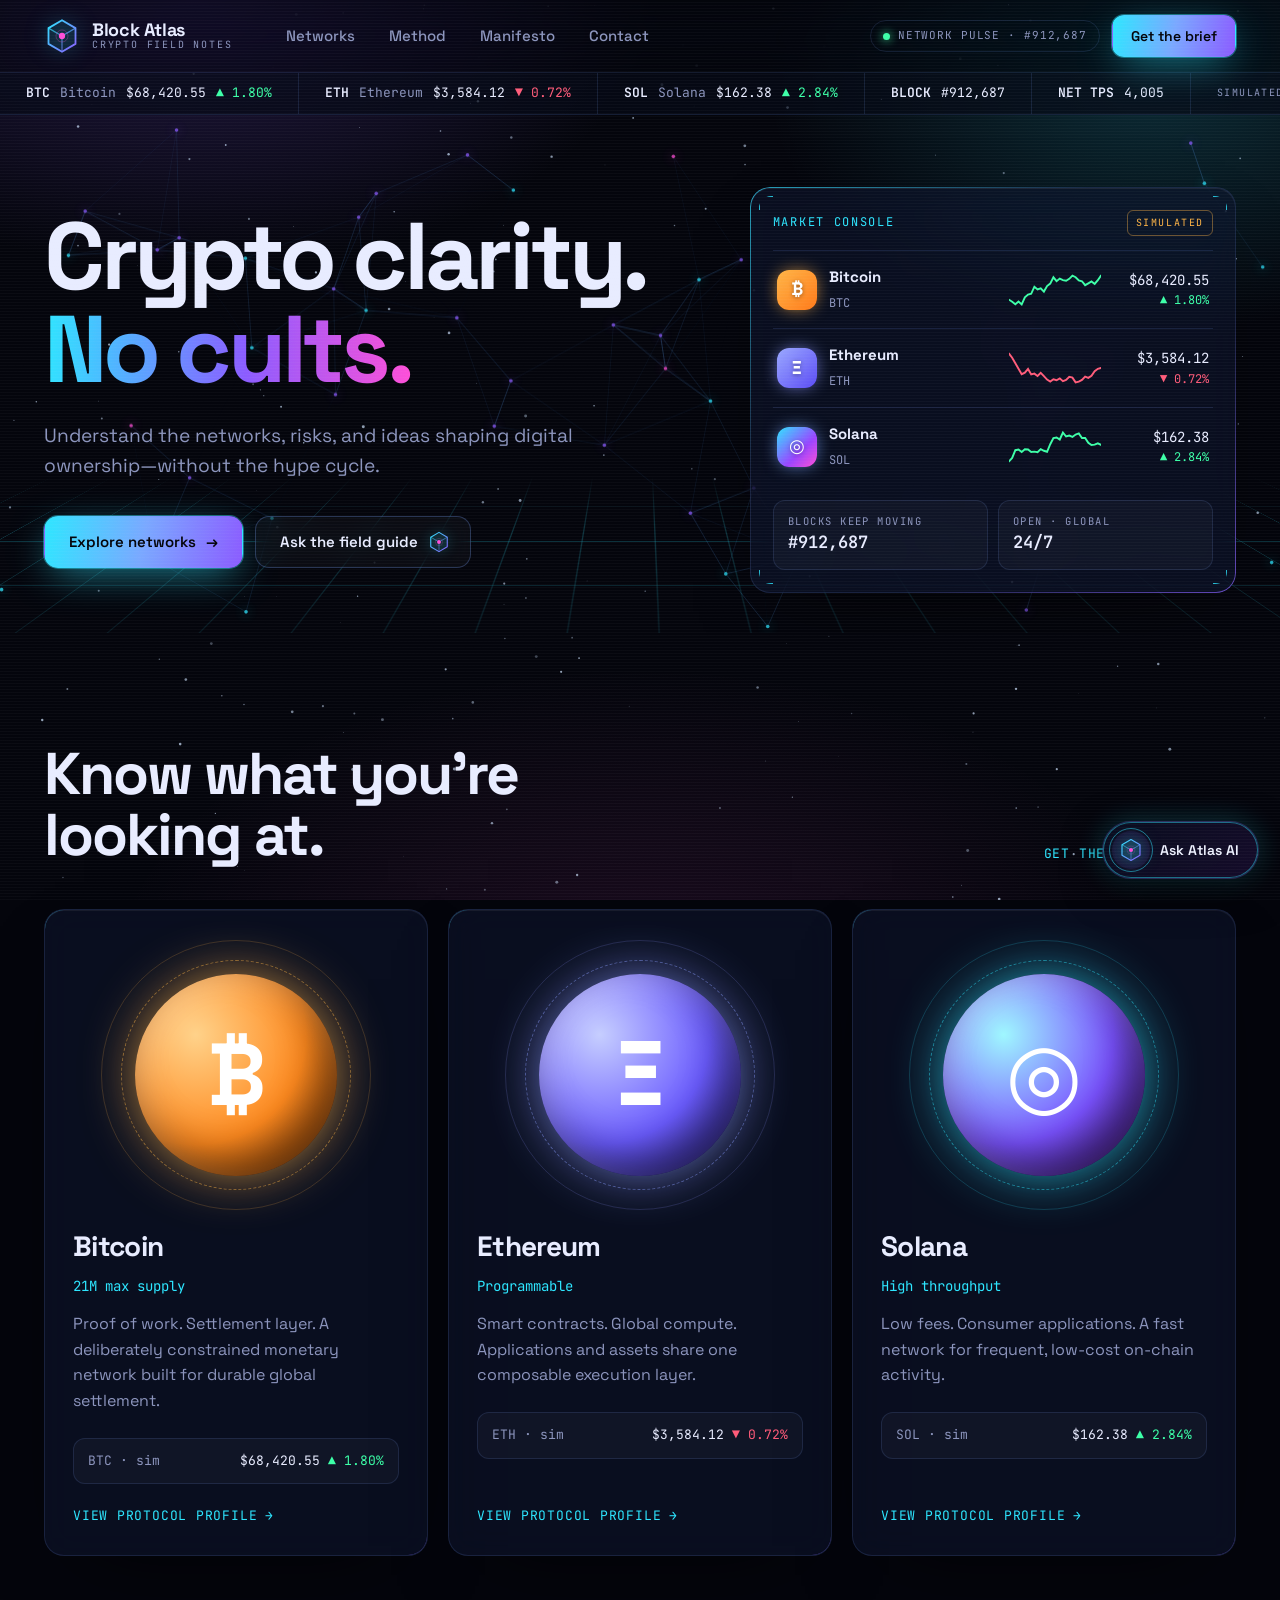
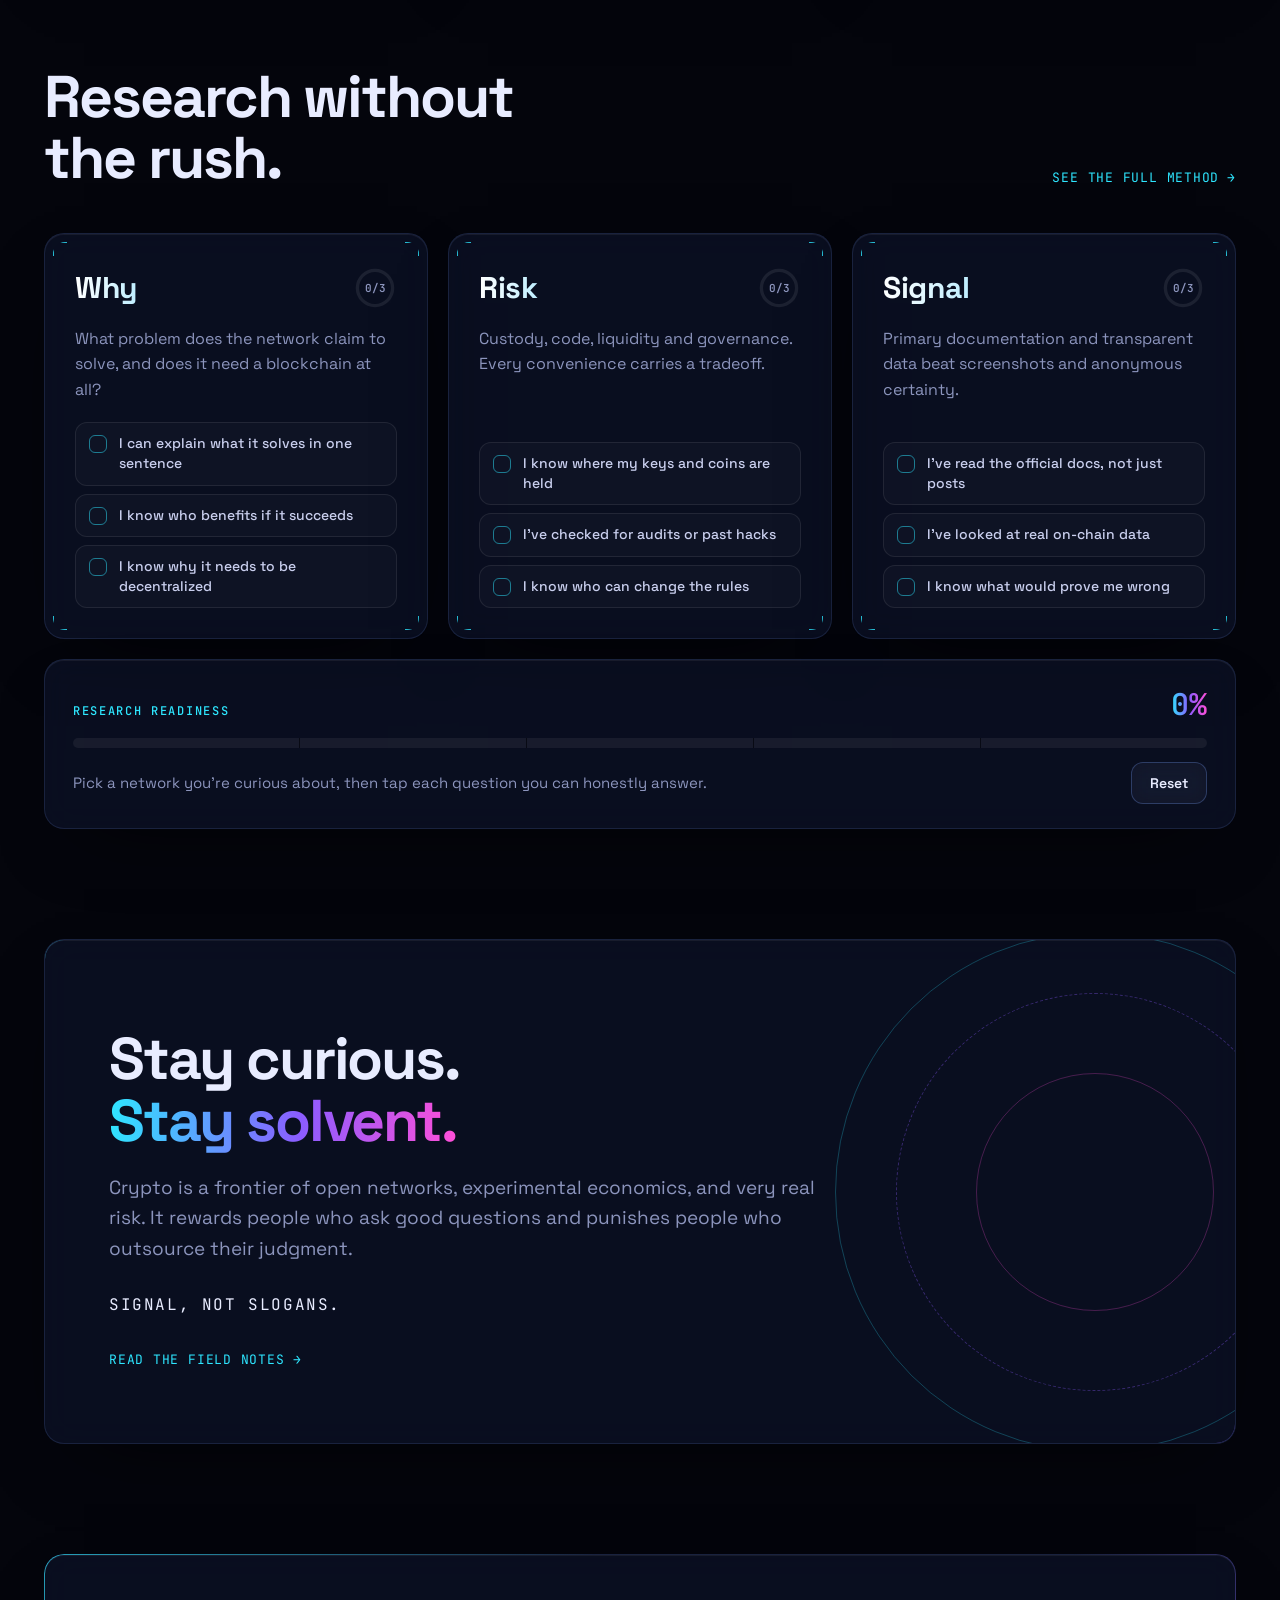
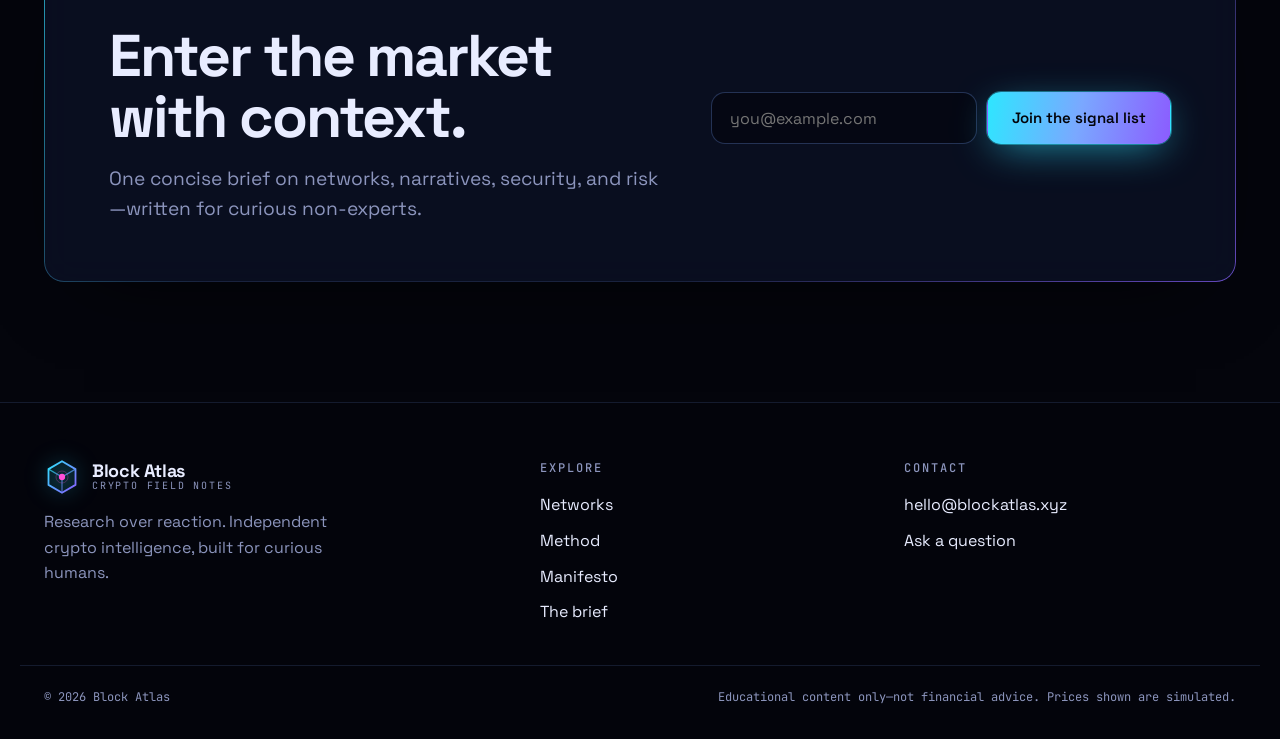
<file: index.html>
<!DOCTYPE html>
<html lang="en">
<head>
<meta charset="UTF-8">
<meta name="viewport" content="width=device-width, initial-scale=1">
<title>Block Atlas — Crypto clarity. No cults.</title>
<meta name="description" content="Independent crypto intelligence: understand the networks, risks, and ideas shaping digital ownership—without the hype cycle.">
<meta name="theme-color" content="#04050c">
<link rel="icon" href="favicon.svg" type="image/svg+xml">
<link rel="preconnect" href="https://fonts.googleapis.com"><link rel="preconnect" href="https://fonts.gstatic.com" crossorigin>
<link href="https://fonts.googleapis.com/css2?family=JetBrains+Mono:wght@400;500;600&family=Space+Grotesk:wght@400;500;600;700&display=swap" rel="stylesheet">
<link rel="stylesheet" href="styles.css">
</head>
<body>
<a class="skip" href="#main">Skip to content</a>
<div class="space" aria-hidden="true"></div><canvas id="stars" aria-hidden="true"></canvas><div class="scanlines" aria-hidden="true"></div>
<header class="site-header">
  <div class="wrap header-row">
    <a class="logo" href="index.html" aria-label="Block Atlas home"><svg class="logo-mark" viewBox="0 0 48 48" aria-hidden="true"><defs><linearGradient id="lg" x1="0" y1="0" x2="1" y2="1"><stop offset="0" stop-color="#2ee6ff"/><stop offset="1" stop-color="#8b5cff"/></linearGradient></defs><path d="M24 3 42 13.5v21L24 45 6 34.5v-21Z" fill="rgba(46,230,255,.06)" stroke="url(#lg)" stroke-width="2.4" stroke-linejoin="round"/><path d="M24 24 6 13.5M24 24l18-10.5M24 24v21" stroke="url(#lg)" stroke-width="1.6" opacity=".7"/><circle cx="24" cy="24" r="4.2" fill="#ff4fd8"/><circle cx="24" cy="24" r="8" fill="none" stroke="#ff4fd8" stroke-opacity=".35"/></svg><span class="logo-text"><b>Block Atlas</b><small>Crypto Field Notes</small></span></a>
    <nav class="main-nav" aria-label="Main"><a href="networks.html">Networks</a><a href="method.html">Method</a><a href="manifesto.html">Manifesto</a><a href="contact.html">Contact</a></nav>
    <div class="header-actions">
      <span class="status-pill"><i></i>NETWORK PULSE · <span data-block>—</span></span>
      <a class="btn btn-primary btn-sm" href="brief.html">Get the brief</a>
      <button class="menu-btn" id="menuBtn" aria-label="Menu" aria-expanded="false" aria-controls="mobilePanel"><span></span><span></span></button>
    </div>
  </div>
  <nav class="mobile-panel" id="mobilePanel" aria-label="Mobile"><a href="networks.html">Networks</a><a href="method.html">Method</a><a href="manifesto.html">Manifesto</a><a href="contact.html">Contact</a><a class="btn btn-primary" href="brief.html">Get the brief</a></nav>
</header>
<div class="ticker" aria-label="Simulated market ticker"><div class="ticker-track"><span class="tick"><b>BTC</b><span class="muted">Bitcoin</span><span class="px" data-px="BTC">—</span><span class="ch" data-ch="BTC">—</span></span><span class="tick"><b>ETH</b><span class="muted">Ethereum</span><span class="px" data-px="ETH">—</span><span class="ch" data-ch="ETH">—</span></span><span class="tick"><b>SOL</b><span class="muted">Solana</span><span class="px" data-px="SOL">—</span><span class="ch" data-ch="SOL">—</span></span><span class="tick"><b>BLOCK</b><span class="px" data-block>—</span></span><span class="tick"><b>NET TPS</b><span class="px" data-tps>—</span></span><span class="tick"><span class="sim">SIMULATED DATA · NOT LIVE PRICES</span></span><span class="tick"><b>BTC</b><span class="muted">Bitcoin</span><span class="px" data-px="BTC">—</span><span class="ch" data-ch="BTC">—</span></span><span class="tick"><b>ETH</b><span class="muted">Ethereum</span><span class="px" data-px="ETH">—</span><span class="ch" data-ch="ETH">—</span></span><span class="tick"><b>SOL</b><span class="muted">Solana</span><span class="px" data-px="SOL">—</span><span class="ch" data-ch="SOL">—</span></span><span class="tick"><b>BLOCK</b><span class="px" data-block>—</span></span><span class="tick"><b>NET TPS</b><span class="px" data-tps>—</span></span><span class="tick"><span class="sim">SIMULATED DATA · NOT LIVE PRICES</span></span></div></div>
<main id="main">

<section class="hero">
  <canvas id="network" aria-hidden="true"></canvas><div class="floor" aria-hidden="true"></div>
  <div class="wrap hero-grid">
    <div>
      <h1 class="h-xl glitch" data-reveal data-text="Crypto clarity. No cults." style="--d:100ms">Crypto clarity.<br><span class="grad">No cults.</span></h1>
      <p class="lede" data-reveal style="--d:200ms">Understand the networks, risks, and ideas shaping digital ownership—without the hype cycle.</p>
      <div class="hero-ctas" data-reveal style="--d:300ms">
        <a class="btn btn-primary" href="#networks">Explore networks <span aria-hidden="true">→</span></a>
        <a class="btn btn-ghost" href="method.html" data-open-chat>Ask the field guide <span class="btn-ai" aria-hidden="true"><svg class="logo-mark" viewBox="0 0 48 48" aria-hidden="true"><defs><linearGradient id="lg" x1="0" y1="0" x2="1" y2="1"><stop offset="0" stop-color="#2ee6ff"/><stop offset="1" stop-color="#8b5cff"/></linearGradient></defs><path d="M24 3 42 13.5v21L24 45 6 34.5v-21Z" fill="rgba(46,230,255,.06)" stroke="url(#lg)" stroke-width="2.4" stroke-linejoin="round"/><path d="M24 24 6 13.5M24 24l18-10.5M24 24v21" stroke="url(#lg)" stroke-width="1.6" opacity=".7"/><circle cx="24" cy="24" r="4.2" fill="#ff4fd8"/><circle cx="24" cy="24" r="8" fill="none" stroke="#ff4fd8" stroke-opacity=".35"/></svg></span></a>
      </div>
    </div>
    <div class="glass glow-edge console hud-corners" data-reveal data-tilt style="--d:250ms" aria-label="Simulated market console">
      <div class="console-head"><span class="label">Market console</span><span class="sim-badge">SIMULATED</span></div>
      <div class="asset-row"><span class="coin coin-btc"><span>₿</span></span><div class="asset-name"><b>Bitcoin</b><small>BTC</small></div><svg class="spark" data-spark="BTC" viewBox="0 0 96 36"><path fill="none" stroke-width="2" stroke-linecap="round"/></svg><div class="asset-px"><span data-px="BTC">—</span><span class="ch" data-ch="BTC">—</span></div></div><div class="asset-row"><span class="coin coin-eth"><span>Ξ</span></span><div class="asset-name"><b>Ethereum</b><small>ETH</small></div><svg class="spark" data-spark="ETH" viewBox="0 0 96 36"><path fill="none" stroke-width="2" stroke-linecap="round"/></svg><div class="asset-px"><span data-px="ETH">—</span><span class="ch" data-ch="ETH">—</span></div></div><div class="asset-row"><span class="coin coin-sol"><span>◎</span></span><div class="asset-name"><b>Solana</b><small>SOL</small></div><svg class="spark" data-spark="SOL" viewBox="0 0 96 36"><path fill="none" stroke-width="2" stroke-linecap="round"/></svg><div class="asset-px"><span data-px="SOL">—</span><span class="ch" data-ch="SOL">—</span></div></div>
      <div class="console-foot">
        <div class="stat-chip"><small>Blocks keep moving</small><b data-block>—</b></div>
        <div class="stat-chip"><small>Open · Global</small><b>24/7</b></div>
      </div>
    </div>
  </div>
</section>

<section class="wrap section" id="networks">
  <div class="section-head">
    <div><h2 class="h-lg" data-reveal style="--d:80ms">Know what you’re<br>looking at.</h2></div>
    <a class="arrow-link" href="brief.html" data-reveal>Get the weekly brief <span aria-hidden="true">→</span></a>
  </div>
  <div class="net-grid"><article class="glass net-card glow-edge" data-reveal data-tilt style="--d:0ms">
      <div class="orb orb-btc">₿</div>
      <h3>Bitcoin</h3><div class="net-stat">21M max supply</div>
      <p>Proof of work. Settlement layer. A deliberately constrained monetary network built for durable global settlement.</p>
      <div class="mini-px"><span class="muted">BTC · sim</span><span><span data-px="BTC">—</span> <span class="ch" data-ch="BTC">—</span></span></div>
      <a class="arrow-link" href="bitcoin.html">View protocol profile <span aria-hidden="true">→</span></a></article><article class="glass net-card glow-edge" data-reveal data-tilt style="--d:120ms">
      <div class="orb orb-eth">Ξ</div>
      <h3>Ethereum</h3><div class="net-stat">Programmable</div>
      <p>Smart contracts. Global compute. Applications and assets share one composable execution layer.</p>
      <div class="mini-px"><span class="muted">ETH · sim</span><span><span data-px="ETH">—</span> <span class="ch" data-ch="ETH">—</span></span></div>
      <a class="arrow-link" href="ethereum.html">View protocol profile <span aria-hidden="true">→</span></a></article><article class="glass net-card glow-edge" data-reveal data-tilt style="--d:240ms">
      <div class="orb orb-sol">◎</div>
      <h3>Solana</h3><div class="net-stat">High throughput</div>
      <p>Low fees. Consumer applications. A fast network for frequent, low-cost on-chain activity.</p>
      <div class="mini-px"><span class="muted">SOL · sim</span><span><span data-px="SOL">—</span> <span class="ch" data-ch="SOL">—</span></span></div>
      <a class="arrow-link" href="solana.html">View protocol profile <span aria-hidden="true">→</span></a></article></div>
</section>

<section class="wrap section" id="method">
  <div class="section-head">
    <div><h2 class="h-lg" data-reveal style="--d:80ms">Research without<br>the rush.</h2></div>
    <a class="arrow-link" href="method.html" data-reveal>See the full method <span aria-hidden="true">→</span></a>
  </div>
  <div class="trio rtrio">
    <article class="glass feature rcard hud-corners" data-reveal data-rcard data-tilt style="--d:0ms"><div class="rcard-top"><h3>Why</h3><span class="rring" aria-label="0 of 3 checked"><svg viewBox="0 0 40 40" aria-hidden="true"><circle class="rring-track" cx="20" cy="20" r="16"/><circle class="rring-fill" cx="20" cy="20" r="16"/></svg><b>0/3</b></span></div><p>What problem does the network claim to solve, and does it need a blockchain at all?</p><ul class="rchecks"><li><button type="button" class="rcheck" aria-pressed="false"><i aria-hidden="true"></i><span>I can explain what it solves in one sentence</span></button></li><li><button type="button" class="rcheck" aria-pressed="false"><i aria-hidden="true"></i><span>I know who benefits if it succeeds</span></button></li><li><button type="button" class="rcheck" aria-pressed="false"><i aria-hidden="true"></i><span>I know why it needs to be decentralized</span></button></li></ul></article>
    <article class="glass feature rcard hud-corners" data-reveal data-rcard data-tilt style="--d:120ms"><div class="rcard-top"><h3>Risk</h3><span class="rring" aria-label="0 of 3 checked"><svg viewBox="0 0 40 40" aria-hidden="true"><circle class="rring-track" cx="20" cy="20" r="16"/><circle class="rring-fill" cx="20" cy="20" r="16"/></svg><b>0/3</b></span></div><p>Custody, code, liquidity and governance. Every convenience carries a tradeoff.</p><ul class="rchecks"><li><button type="button" class="rcheck" aria-pressed="false"><i aria-hidden="true"></i><span>I know where my keys and coins are held</span></button></li><li><button type="button" class="rcheck" aria-pressed="false"><i aria-hidden="true"></i><span>I’ve checked for audits or past hacks</span></button></li><li><button type="button" class="rcheck" aria-pressed="false"><i aria-hidden="true"></i><span>I know who can change the rules</span></button></li></ul></article>
    <article class="glass feature rcard hud-corners" data-reveal data-rcard data-tilt style="--d:240ms"><div class="rcard-top"><h3>Signal</h3><span class="rring" aria-label="0 of 3 checked"><svg viewBox="0 0 40 40" aria-hidden="true"><circle class="rring-track" cx="20" cy="20" r="16"/><circle class="rring-fill" cx="20" cy="20" r="16"/></svg><b>0/3</b></span></div><p>Primary documentation and transparent data beat screenshots and anonymous certainty.</p><ul class="rchecks"><li><button type="button" class="rcheck" aria-pressed="false"><i aria-hidden="true"></i><span>I’ve read the official docs, not just posts</span></button></li><li><button type="button" class="rcheck" aria-pressed="false"><i aria-hidden="true"></i><span>I’ve looked at real on-chain data</span></button></li><li><button type="button" class="rcheck" aria-pressed="false"><i aria-hidden="true"></i><span>I know what would prove me wrong</span></button></li></ul></article>
  </div>
  <div class="glass rmeter" id="rmeter" data-reveal>
    <div class="rmeter-head"><span class="rmeter-title">Research readiness</span><b class="rmeter-score" data-rscore>0%</b></div>
    <div class="rmeter-bar"><i data-rbar></i><span class="rmeter-ticks"><em></em><em></em><em></em><em></em></span></div>
    <div class="rmeter-foot"><p data-rmsg>Pick a network you’re curious about, then tap each question you can honestly answer.</p><button type="button" class="btn btn-ghost btn-sm" data-rreset>Reset</button></div>
  </div>
</section>

<section class="wrap section" id="manifesto">
  <div class="glass glow-edge manifesto-band" data-reveal>
    <div class="ring" aria-hidden="true"></div>
    <h2 class="h-lg">Stay curious.<br><span class="grad">Stay solvent.</span></h2>
    <p>Crypto is a frontier of open networks, experimental economics, and very real risk. It rewards people who ask good questions and punishes people who outsource their judgment.</p>
    <div class="tag">SIGNAL, NOT SLOGANS.</div>
    <a class="arrow-link" href="manifesto.html">Read the field notes <span aria-hidden="true">→</span></a>
  </div>
</section>

<section class="wrap section" id="contact">
  <div class="glass glow-edge cta-panel" data-reveal>
    <div><h2 class="h-lg">Enter the market<br>with context.</h2><p class="lede">One concise brief on networks, narratives, security, and risk—written for curious non-experts.</p></div>
    <form class="cta-form" data-mailto="brief">
      <label class="sr-only" for="homeEmail">Email address</label>
      <input class="field" id="homeEmail" name="email" type="email" placeholder="you@example.com" autocomplete="email" required>
      <button class="btn btn-primary" type="submit">Join the signal list</button>
    </form>
  </div>
</section>

</main>
<footer class="site-footer">
  <div class="wrap footer-grid">
    <div><a class="logo" href="index.html"><svg class="logo-mark" viewBox="0 0 48 48" aria-hidden="true"><defs><linearGradient id="lg" x1="0" y1="0" x2="1" y2="1"><stop offset="0" stop-color="#2ee6ff"/><stop offset="1" stop-color="#8b5cff"/></linearGradient></defs><path d="M24 3 42 13.5v21L24 45 6 34.5v-21Z" fill="rgba(46,230,255,.06)" stroke="url(#lg)" stroke-width="2.4" stroke-linejoin="round"/><path d="M24 24 6 13.5M24 24l18-10.5M24 24v21" stroke="url(#lg)" stroke-width="1.6" opacity=".7"/><circle cx="24" cy="24" r="4.2" fill="#ff4fd8"/><circle cx="24" cy="24" r="8" fill="none" stroke="#ff4fd8" stroke-opacity=".35"/></svg><span class="logo-text"><b>Block Atlas</b><small>Crypto Field Notes</small></span></a><p class="tagline">Research over reaction. Independent crypto intelligence, built for curious humans.</p></div>
    <div><h2>Explore</h2><ul><li><a href="networks.html">Networks</a></li><li><a href="method.html">Method</a></li><li><a href="manifesto.html">Manifesto</a></li><li><a href="brief.html">The brief</a></li></ul></div>
    <div><h2>Contact</h2><ul><li><a href="mailto:hello@blockatlas.xyz">hello@blockatlas.xyz</a></li><li><a href="contact.html">Ask a question</a></li></ul></div>
  </div>
  <div class="wrap footer-bottom"><span>© 2026 Block Atlas</span><span>Educational content only—not financial advice. Prices shown are simulated.</span></div>
</footer>
<button class="chat-fab" id="chatFab" aria-label="Open the Atlas AI chat" aria-expanded="false" aria-controls="chatPanel"><span class="chat-fab-core"><svg class="logo-mark" viewBox="0 0 48 48" aria-hidden="true"><defs><linearGradient id="lg" x1="0" y1="0" x2="1" y2="1"><stop offset="0" stop-color="#2ee6ff"/><stop offset="1" stop-color="#8b5cff"/></linearGradient></defs><path d="M24 3 42 13.5v21L24 45 6 34.5v-21Z" fill="rgba(46,230,255,.06)" stroke="url(#lg)" stroke-width="2.4" stroke-linejoin="round"/><path d="M24 24 6 13.5M24 24l18-10.5M24 24v21" stroke="url(#lg)" stroke-width="1.6" opacity=".7"/><circle cx="24" cy="24" r="4.2" fill="#ff4fd8"/><circle cx="24" cy="24" r="8" fill="none" stroke="#ff4fd8" stroke-opacity=".35"/></svg></span><span class="chat-fab-label">Ask Atlas AI</span></button>
<section class="chat-panel" id="chatPanel" role="dialog" aria-label="Atlas AI chat" aria-hidden="true">
  <header class="chat-head"><div class="chat-id"><span class="chat-avatar"><svg class="logo-mark" viewBox="0 0 48 48" aria-hidden="true"><defs><linearGradient id="lg" x1="0" y1="0" x2="1" y2="1"><stop offset="0" stop-color="#2ee6ff"/><stop offset="1" stop-color="#8b5cff"/></linearGradient></defs><path d="M24 3 42 13.5v21L24 45 6 34.5v-21Z" fill="rgba(46,230,255,.06)" stroke="url(#lg)" stroke-width="2.4" stroke-linejoin="round"/><path d="M24 24 6 13.5M24 24l18-10.5M24 24v21" stroke="url(#lg)" stroke-width="1.6" opacity=".7"/><circle cx="24" cy="24" r="4.2" fill="#ff4fd8"/><circle cx="24" cy="24" r="8" fill="none" stroke="#ff4fd8" stroke-opacity=".35"/></svg></span><div><b>Atlas AI</b><small>Crypto field guide · <i></i>online</small></div></div><button class="chat-close" id="chatClose" aria-label="Close chat">✕</button></header>
  <div class="chat-log" id="chatLog" aria-live="polite"></div>
  <div class="chat-chips" id="chatChips"></div>
  <form class="chat-form" id="chatForm" autocomplete="off"><input id="chatInput" maxlength="500" placeholder="Ask a simple crypto question…" aria-label="Your question"><button type="submit" aria-label="Send"><span aria-hidden="true">→</span></button></form>
  <p class="chat-note">Educational answers only, not financial advice. AI can make mistakes.</p>
</section>
<script src="chat.js"></script>
<script src="app.js"></script>
</body>
</html>
</file>
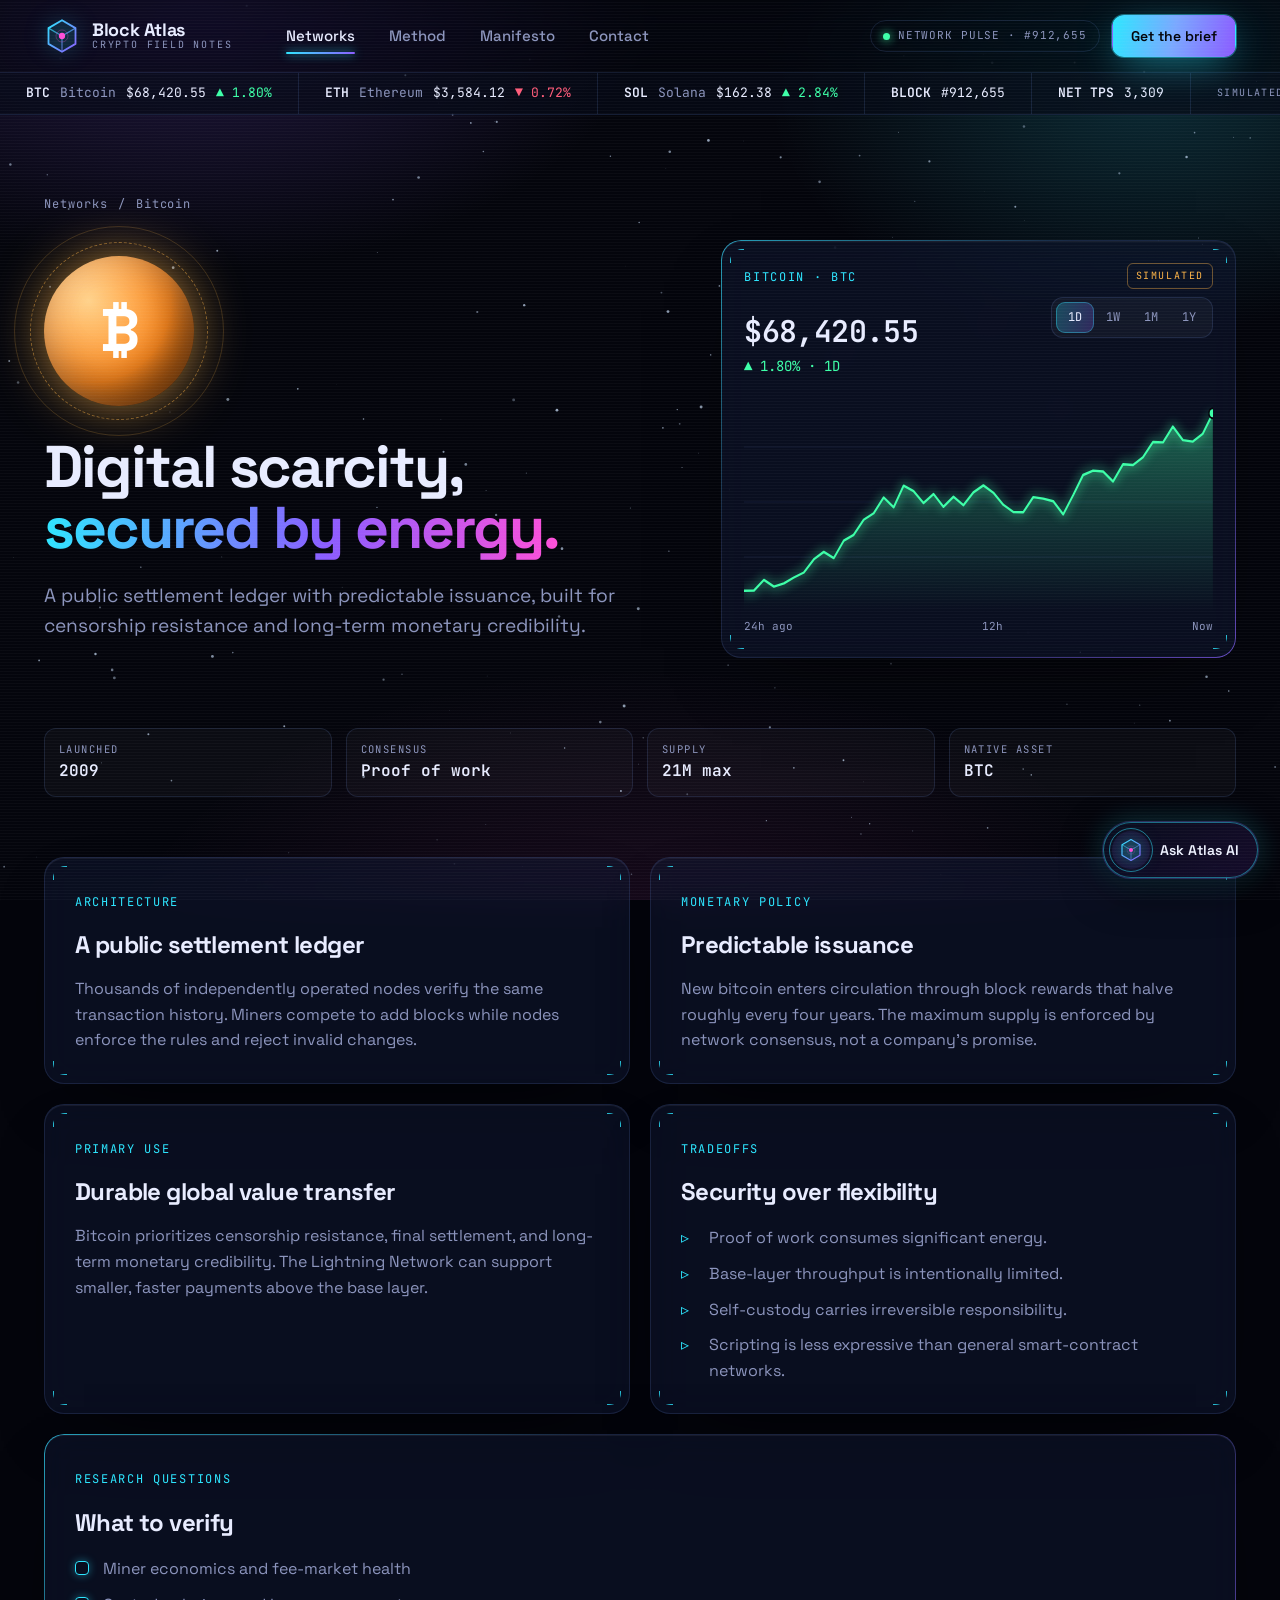
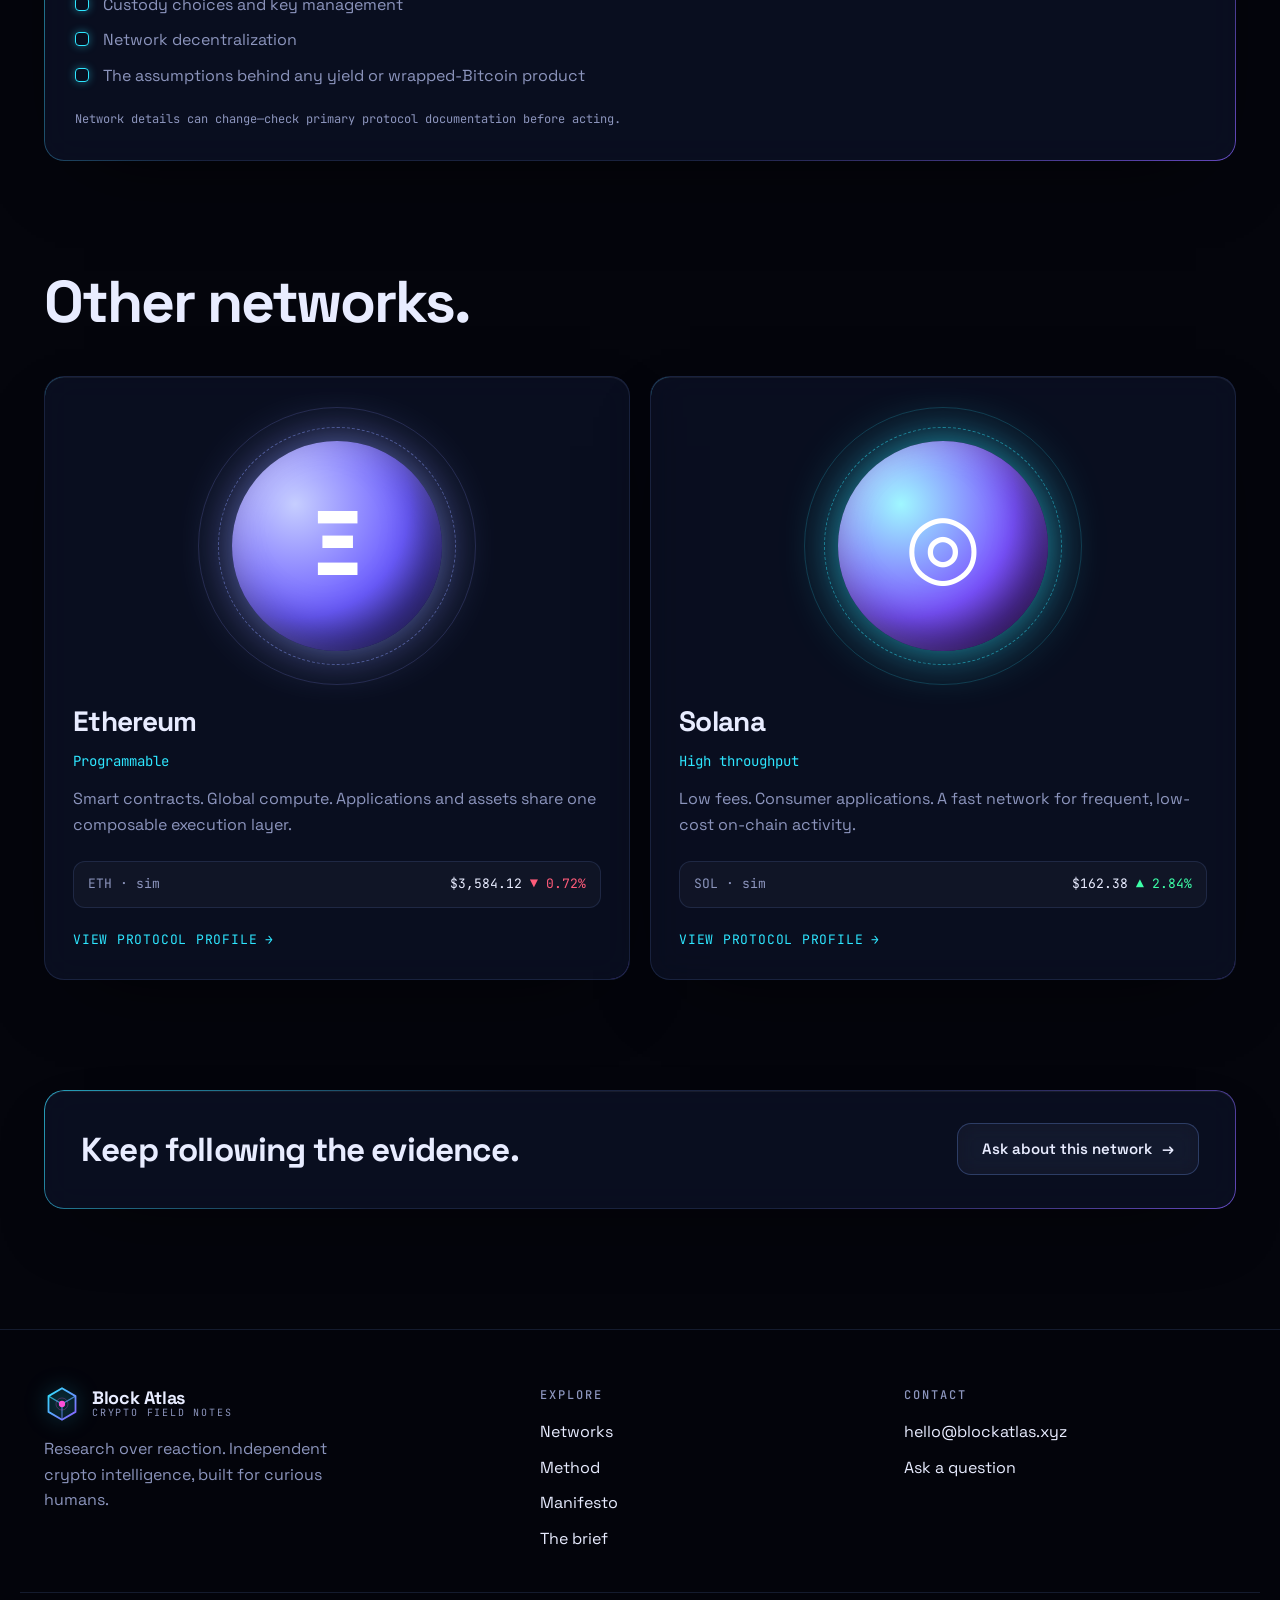
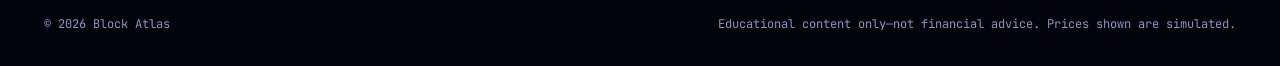
<file: bitcoin.html>
<!DOCTYPE html>
<html lang="en">
<head>
<meta charset="UTF-8">
<meta name="viewport" content="width=device-width, initial-scale=1">
<title>Bitcoin — Block Atlas</title>
<meta name="description" content="Bitcoin protocol profile: architecture, tradeoffs, and what to verify.">
<meta name="theme-color" content="#04050c">
<link rel="icon" href="favicon.svg" type="image/svg+xml">
<link rel="preconnect" href="https://fonts.googleapis.com"><link rel="preconnect" href="https://fonts.gstatic.com" crossorigin>
<link href="https://fonts.googleapis.com/css2?family=JetBrains+Mono:wght@400;500;600&family=Space+Grotesk:wght@400;500;600;700&display=swap" rel="stylesheet">
<link rel="stylesheet" href="styles.css">
</head>
<body>
<a class="skip" href="#main">Skip to content</a>
<div class="space" aria-hidden="true"></div><canvas id="stars" aria-hidden="true"></canvas><div class="scanlines" aria-hidden="true"></div>
<header class="site-header">
  <div class="wrap header-row">
    <a class="logo" href="index.html" aria-label="Block Atlas home"><svg class="logo-mark" viewBox="0 0 48 48" aria-hidden="true"><defs><linearGradient id="lg" x1="0" y1="0" x2="1" y2="1"><stop offset="0" stop-color="#2ee6ff"/><stop offset="1" stop-color="#8b5cff"/></linearGradient></defs><path d="M24 3 42 13.5v21L24 45 6 34.5v-21Z" fill="rgba(46,230,255,.06)" stroke="url(#lg)" stroke-width="2.4" stroke-linejoin="round"/><path d="M24 24 6 13.5M24 24l18-10.5M24 24v21" stroke="url(#lg)" stroke-width="1.6" opacity=".7"/><circle cx="24" cy="24" r="4.2" fill="#ff4fd8"/><circle cx="24" cy="24" r="8" fill="none" stroke="#ff4fd8" stroke-opacity=".35"/></svg><span class="logo-text"><b>Block Atlas</b><small>Crypto Field Notes</small></span></a>
    <nav class="main-nav" aria-label="Main"><a href="networks.html" aria-current="page">Networks</a><a href="method.html">Method</a><a href="manifesto.html">Manifesto</a><a href="contact.html">Contact</a></nav>
    <div class="header-actions">
      <span class="status-pill"><i></i>NETWORK PULSE · <span data-block>—</span></span>
      <a class="btn btn-primary btn-sm" href="brief.html">Get the brief</a>
      <button class="menu-btn" id="menuBtn" aria-label="Menu" aria-expanded="false" aria-controls="mobilePanel"><span></span><span></span></button>
    </div>
  </div>
  <nav class="mobile-panel" id="mobilePanel" aria-label="Mobile"><a href="networks.html">Networks</a><a href="method.html">Method</a><a href="manifesto.html">Manifesto</a><a href="contact.html">Contact</a><a class="btn btn-primary" href="brief.html">Get the brief</a></nav>
</header>
<div class="ticker" aria-label="Simulated market ticker"><div class="ticker-track"><span class="tick"><b>BTC</b><span class="muted">Bitcoin</span><span class="px" data-px="BTC">—</span><span class="ch" data-ch="BTC">—</span></span><span class="tick"><b>ETH</b><span class="muted">Ethereum</span><span class="px" data-px="ETH">—</span><span class="ch" data-ch="ETH">—</span></span><span class="tick"><b>SOL</b><span class="muted">Solana</span><span class="px" data-px="SOL">—</span><span class="ch" data-ch="SOL">—</span></span><span class="tick"><b>BLOCK</b><span class="px" data-block>—</span></span><span class="tick"><b>NET TPS</b><span class="px" data-tps>—</span></span><span class="tick"><span class="sim">SIMULATED DATA · NOT LIVE PRICES</span></span><span class="tick"><b>BTC</b><span class="muted">Bitcoin</span><span class="px" data-px="BTC">—</span><span class="ch" data-ch="BTC">—</span></span><span class="tick"><b>ETH</b><span class="muted">Ethereum</span><span class="px" data-px="ETH">—</span><span class="ch" data-ch="ETH">—</span></span><span class="tick"><b>SOL</b><span class="muted">Solana</span><span class="px" data-px="SOL">—</span><span class="ch" data-ch="SOL">—</span></span><span class="tick"><b>BLOCK</b><span class="px" data-block>—</span></span><span class="tick"><b>NET TPS</b><span class="px" data-tps>—</span></span><span class="tick"><span class="sim">SIMULATED DATA · NOT LIVE PRICES</span></span></div></div>
<main id="main">

<section class="wrap page-hero">
  <nav class="crumbs" aria-label="Breadcrumb"><a href="networks.html">Networks</a><span>/</span><span>Bitcoin</span></nav>
  <div class="net-hero">
    <div>
      <div class="orb orb-btc" data-reveal>₿</div>
      <h1 class="h-lg" data-reveal style="--d:80ms">Digital scarcity,<br><span class="grad">secured by energy.</span></h1>
      <p class="lede" data-reveal style="--d:160ms">A public settlement ledger with predictable issuance, built for censorship resistance and long-term monetary credibility.</p>
    </div>
    <div class="glass glow-edge chart-panel hud-corners" data-chart="BTC" data-reveal style="--d:200ms">
      <div class="chart-top">
        <div><span class="label">Bitcoin · BTC</span><div class="chart-px">—</div><div class="chart-ch">—</div></div>
        <div style="display:grid;gap:8px;justify-items:end"><span class="sim-badge">SIMULATED</span>
          <div class="tabs" role="group" aria-label="Chart range"><button data-range="1D" aria-pressed="true">1D</button><button data-range="1W" aria-pressed="false">1W</button><button data-range="1M" aria-pressed="false">1M</button><button data-range="1Y" aria-pressed="false">1Y</button></div></div>
      </div>
      <svg class="chart" viewBox="0 0 600 220" preserveAspectRatio="none" role="img" aria-label="Simulated Bitcoin price chart"></svg>
      <div class="chart-foot"></div>
    </div>
  </div>
</section>
<section class="wrap section" style="padding-top:40px">
  <div class="glance" data-reveal><div class="stat-chip"><small>Launched</small><b>2009</b></div><div class="stat-chip"><small>Consensus</small><b>Proof of work</b></div><div class="stat-chip"><small>Supply</small><b>21M max</b></div><div class="stat-chip"><small>Native asset</small><b>BTC</b></div></div>
</section>
<section class="wrap section" style="padding-top:60px"><div class="detail-grid"><article class="glass detail hud-corners" data-reveal style="--d:0ms"><span class="label">Architecture</span><h3>A public settlement ledger</h3><p>Thousands of independently operated nodes verify the same transaction history. Miners compete to add blocks while nodes enforce the rules and reject invalid changes.</p></article><article class="glass detail hud-corners" data-reveal style="--d:120ms"><span class="label">Monetary policy</span><h3>Predictable issuance</h3><p>New bitcoin enters circulation through block rewards that halve roughly every four years. The maximum supply is enforced by network consensus, not a company’s promise.</p></article><article class="glass detail hud-corners" data-reveal style="--d:0ms"><span class="label">Primary use</span><h3>Durable global value transfer</h3><p>Bitcoin prioritizes censorship resistance, final settlement, and long-term monetary credibility. The Lightning Network can support smaller, faster payments above the base layer.</p></article><article class="glass detail hud-corners" data-reveal style="--d:120ms"><span class="label">Tradeoffs</span><h3>Security over flexibility</h3><ul><li><span>Proof of work consumes significant energy.</span></li><li><span>Base-layer throughput is intentionally limited.</span></li><li><span>Self-custody carries irreversible responsibility.</span></li><li><span>Scripting is less expressive than general smart-contract networks.</span></li></ul></article>
  <article class="glass detail glow-edge" data-reveal style="grid-column:1/-1"><span class="label">Research questions</span><h3>What to verify</h3><ul class="checklist"><li><span>Miner economics and fee-market health</span></li><li><span>Custody choices and key management</span></li><li><span>Network decentralization</span></li><li><span>The assumptions behind any yield or wrapped-Bitcoin product</span></li></ul><p class="note">Network details can change—check primary protocol documentation before acting.</p></article>
</div></section>
<section class="wrap section"><div class="section-head"><div><h2 class="h-lg" data-reveal>Other networks.</h2></div></div>
  <div class="net-grid" style="grid-template-columns:repeat(2,1fr)"><article class="glass net-card glow-edge" data-reveal data-tilt style="--d:0ms">
      <div class="orb orb-eth">Ξ</div>
      <h3>Ethereum</h3><div class="net-stat">Programmable</div>
      <p>Smart contracts. Global compute. Applications and assets share one composable execution layer.</p>
      <div class="mini-px"><span class="muted">ETH · sim</span><span><span data-px="ETH">—</span> <span class="ch" data-ch="ETH">—</span></span></div>
      <a class="arrow-link" href="ethereum.html">View protocol profile <span aria-hidden="true">→</span></a></article><article class="glass net-card glow-edge" data-reveal data-tilt style="--d:120ms">
      <div class="orb orb-sol">◎</div>
      <h3>Solana</h3><div class="net-stat">High throughput</div>
      <p>Low fees. Consumer applications. A fast network for frequent, low-cost on-chain activity.</p>
      <div class="mini-px"><span class="muted">SOL · sim</span><span><span data-px="SOL">—</span> <span class="ch" data-ch="SOL">—</span></span></div>
      <a class="arrow-link" href="solana.html">View protocol profile <span aria-hidden="true">→</span></a></article></div></section>
<section class="wrap section"><div class="glass glow-edge signal" data-reveal><div><h2>Keep following the evidence.</h2></div><a class="btn btn-ghost" href="contact.html">Ask about this network <span aria-hidden="true">→</span></a></div></section>

</main>
<footer class="site-footer">
  <div class="wrap footer-grid">
    <div><a class="logo" href="index.html"><svg class="logo-mark" viewBox="0 0 48 48" aria-hidden="true"><defs><linearGradient id="lg" x1="0" y1="0" x2="1" y2="1"><stop offset="0" stop-color="#2ee6ff"/><stop offset="1" stop-color="#8b5cff"/></linearGradient></defs><path d="M24 3 42 13.5v21L24 45 6 34.5v-21Z" fill="rgba(46,230,255,.06)" stroke="url(#lg)" stroke-width="2.4" stroke-linejoin="round"/><path d="M24 24 6 13.5M24 24l18-10.5M24 24v21" stroke="url(#lg)" stroke-width="1.6" opacity=".7"/><circle cx="24" cy="24" r="4.2" fill="#ff4fd8"/><circle cx="24" cy="24" r="8" fill="none" stroke="#ff4fd8" stroke-opacity=".35"/></svg><span class="logo-text"><b>Block Atlas</b><small>Crypto Field Notes</small></span></a><p class="tagline">Research over reaction. Independent crypto intelligence, built for curious humans.</p></div>
    <div><h2>Explore</h2><ul><li><a href="networks.html">Networks</a></li><li><a href="method.html">Method</a></li><li><a href="manifesto.html">Manifesto</a></li><li><a href="brief.html">The brief</a></li></ul></div>
    <div><h2>Contact</h2><ul><li><a href="mailto:hello@blockatlas.xyz">hello@blockatlas.xyz</a></li><li><a href="contact.html">Ask a question</a></li></ul></div>
  </div>
  <div class="wrap footer-bottom"><span>© 2026 Block Atlas</span><span>Educational content only—not financial advice. Prices shown are simulated.</span></div>
</footer>
<button class="chat-fab" id="chatFab" aria-label="Open the Atlas AI chat" aria-expanded="false" aria-controls="chatPanel"><span class="chat-fab-core"><svg class="logo-mark" viewBox="0 0 48 48" aria-hidden="true"><defs><linearGradient id="lg" x1="0" y1="0" x2="1" y2="1"><stop offset="0" stop-color="#2ee6ff"/><stop offset="1" stop-color="#8b5cff"/></linearGradient></defs><path d="M24 3 42 13.5v21L24 45 6 34.5v-21Z" fill="rgba(46,230,255,.06)" stroke="url(#lg)" stroke-width="2.4" stroke-linejoin="round"/><path d="M24 24 6 13.5M24 24l18-10.5M24 24v21" stroke="url(#lg)" stroke-width="1.6" opacity=".7"/><circle cx="24" cy="24" r="4.2" fill="#ff4fd8"/><circle cx="24" cy="24" r="8" fill="none" stroke="#ff4fd8" stroke-opacity=".35"/></svg></span><span class="chat-fab-label">Ask Atlas AI</span></button>
<section class="chat-panel" id="chatPanel" role="dialog" aria-label="Atlas AI chat" aria-hidden="true">
  <header class="chat-head"><div class="chat-id"><span class="chat-avatar"><svg class="logo-mark" viewBox="0 0 48 48" aria-hidden="true"><defs><linearGradient id="lg" x1="0" y1="0" x2="1" y2="1"><stop offset="0" stop-color="#2ee6ff"/><stop offset="1" stop-color="#8b5cff"/></linearGradient></defs><path d="M24 3 42 13.5v21L24 45 6 34.5v-21Z" fill="rgba(46,230,255,.06)" stroke="url(#lg)" stroke-width="2.4" stroke-linejoin="round"/><path d="M24 24 6 13.5M24 24l18-10.5M24 24v21" stroke="url(#lg)" stroke-width="1.6" opacity=".7"/><circle cx="24" cy="24" r="4.2" fill="#ff4fd8"/><circle cx="24" cy="24" r="8" fill="none" stroke="#ff4fd8" stroke-opacity=".35"/></svg></span><div><b>Atlas AI</b><small>Crypto field guide · <i></i>online</small></div></div><button class="chat-close" id="chatClose" aria-label="Close chat">✕</button></header>
  <div class="chat-log" id="chatLog" aria-live="polite"></div>
  <div class="chat-chips" id="chatChips"></div>
  <form class="chat-form" id="chatForm" autocomplete="off"><input id="chatInput" maxlength="500" placeholder="Ask a simple crypto question…" aria-label="Your question"><button type="submit" aria-label="Send"><span aria-hidden="true">→</span></button></form>
  <p class="chat-note">Educational answers only, not financial advice. AI can make mistakes.</p>
</section>
<script src="chat.js"></script>
<script src="app.js"></script>
</body>
</html>
</file>
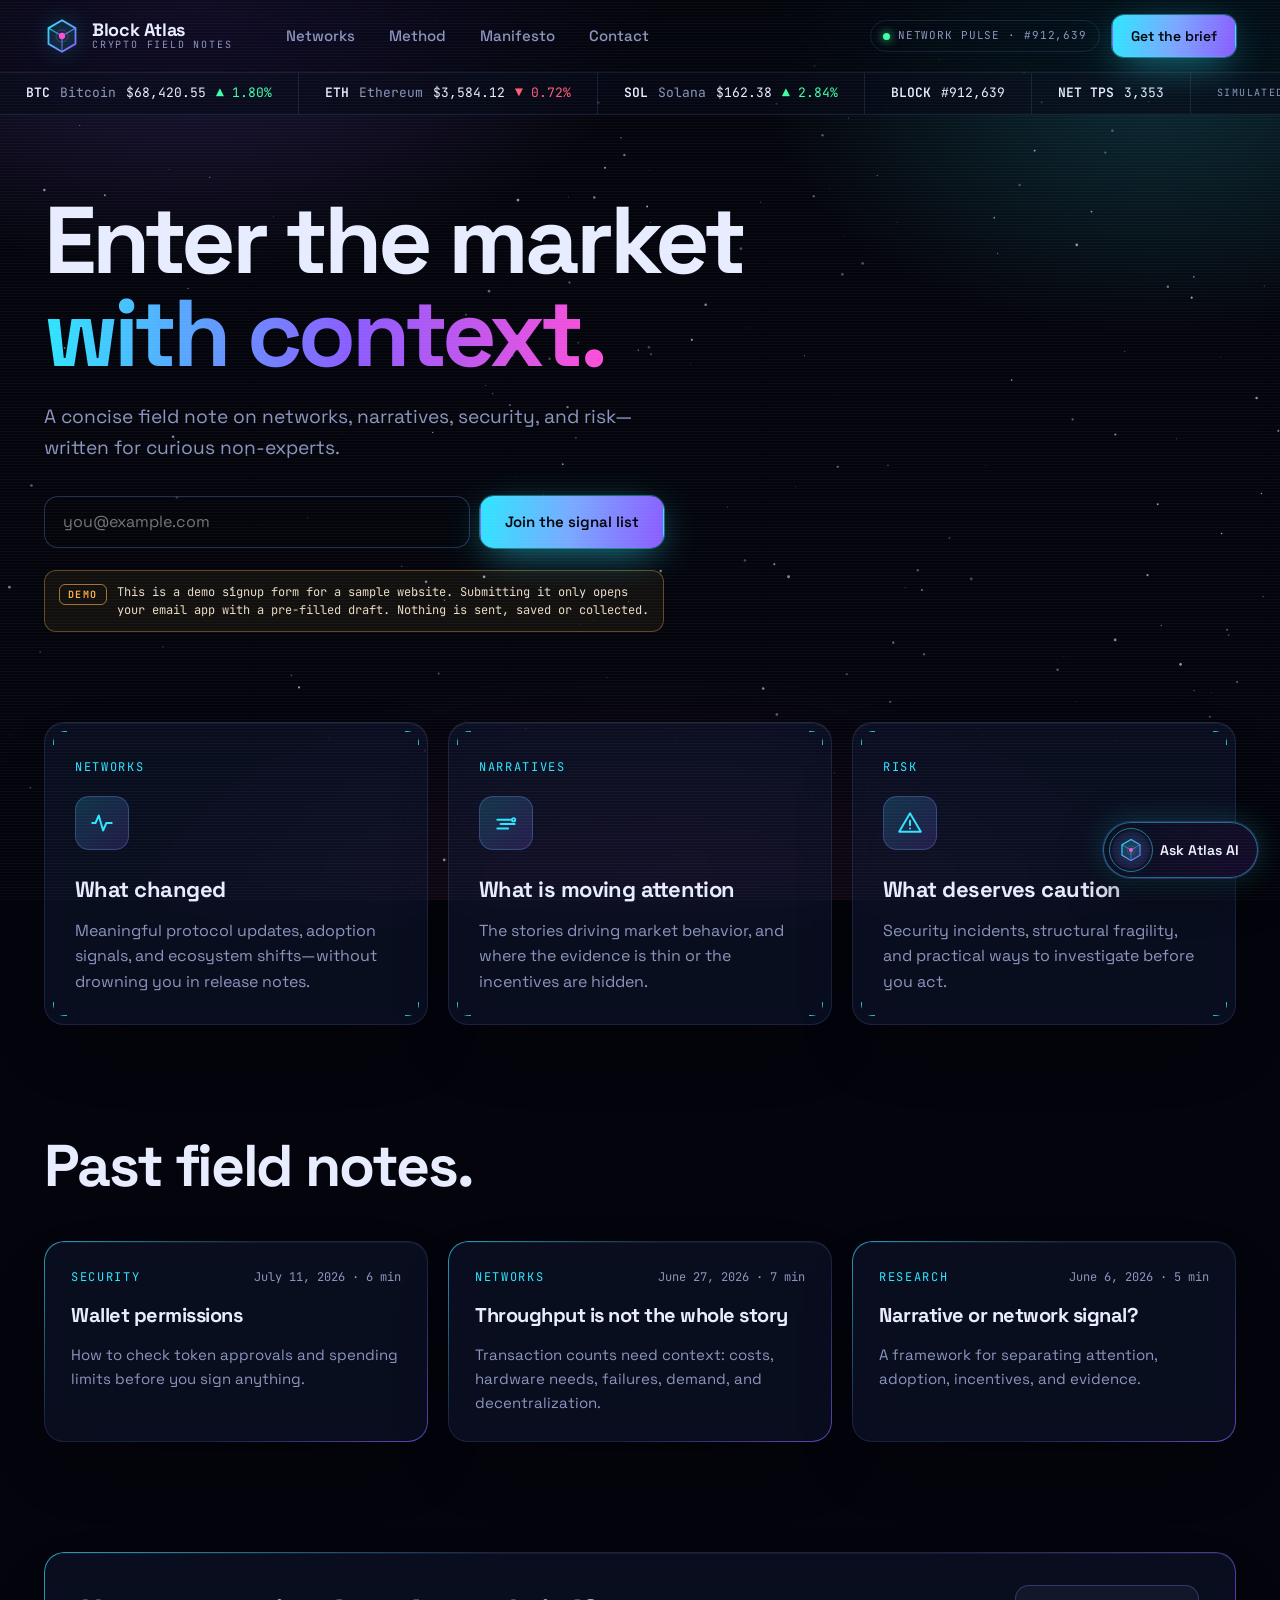
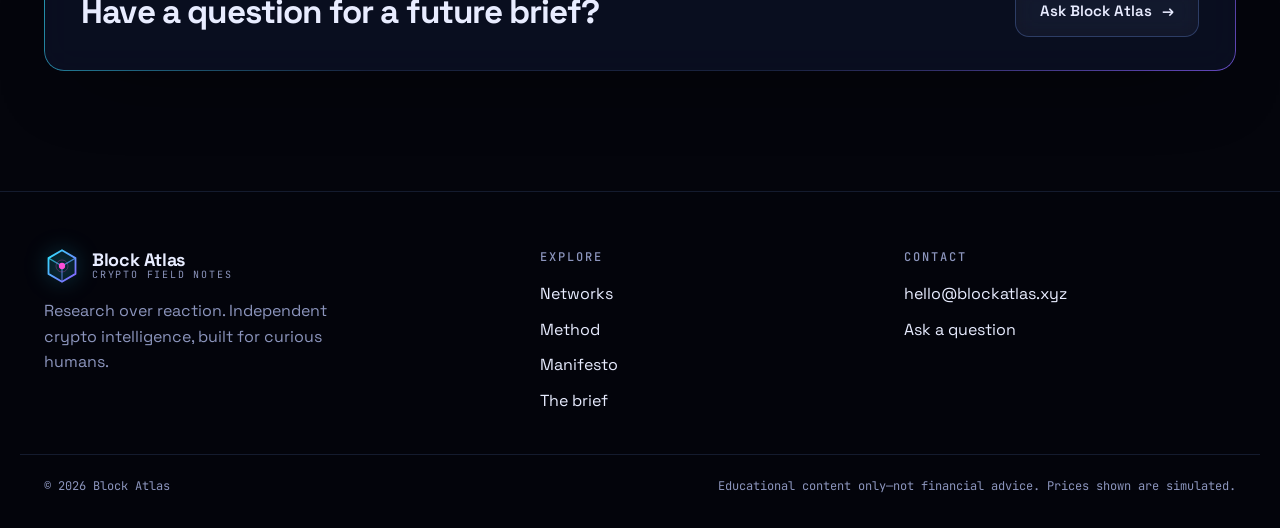
<file: brief.html>
<!DOCTYPE html>
<html lang="en">
<head>
<meta charset="UTF-8">
<meta name="viewport" content="width=device-width, initial-scale=1">
<title>The Brief — Block Atlas</title>
<meta name="description" content="A weekly reality check on crypto networks, narratives, security, and risk.">
<meta name="theme-color" content="#04050c">
<link rel="icon" href="favicon.svg" type="image/svg+xml">
<link rel="preconnect" href="https://fonts.googleapis.com"><link rel="preconnect" href="https://fonts.gstatic.com" crossorigin>
<link href="https://fonts.googleapis.com/css2?family=JetBrains+Mono:wght@400;500;600&family=Space+Grotesk:wght@400;500;600;700&display=swap" rel="stylesheet">
<link rel="stylesheet" href="styles.css">
</head>
<body>
<a class="skip" href="#main">Skip to content</a>
<div class="space" aria-hidden="true"></div><canvas id="stars" aria-hidden="true"></canvas><div class="scanlines" aria-hidden="true"></div>
<header class="site-header">
  <div class="wrap header-row">
    <a class="logo" href="index.html" aria-label="Block Atlas home"><svg class="logo-mark" viewBox="0 0 48 48" aria-hidden="true"><defs><linearGradient id="lg" x1="0" y1="0" x2="1" y2="1"><stop offset="0" stop-color="#2ee6ff"/><stop offset="1" stop-color="#8b5cff"/></linearGradient></defs><path d="M24 3 42 13.5v21L24 45 6 34.5v-21Z" fill="rgba(46,230,255,.06)" stroke="url(#lg)" stroke-width="2.4" stroke-linejoin="round"/><path d="M24 24 6 13.5M24 24l18-10.5M24 24v21" stroke="url(#lg)" stroke-width="1.6" opacity=".7"/><circle cx="24" cy="24" r="4.2" fill="#ff4fd8"/><circle cx="24" cy="24" r="8" fill="none" stroke="#ff4fd8" stroke-opacity=".35"/></svg><span class="logo-text"><b>Block Atlas</b><small>Crypto Field Notes</small></span></a>
    <nav class="main-nav" aria-label="Main"><a href="networks.html">Networks</a><a href="method.html">Method</a><a href="manifesto.html">Manifesto</a><a href="contact.html">Contact</a></nav>
    <div class="header-actions">
      <span class="status-pill"><i></i>NETWORK PULSE · <span data-block>—</span></span>
      <a class="btn btn-primary btn-sm" href="brief.html">Get the brief</a>
      <button class="menu-btn" id="menuBtn" aria-label="Menu" aria-expanded="false" aria-controls="mobilePanel"><span></span><span></span></button>
    </div>
  </div>
  <nav class="mobile-panel" id="mobilePanel" aria-label="Mobile"><a href="networks.html">Networks</a><a href="method.html">Method</a><a href="manifesto.html">Manifesto</a><a href="contact.html">Contact</a><a class="btn btn-primary" href="brief.html">Get the brief</a></nav>
</header>
<div class="ticker" aria-label="Simulated market ticker"><div class="ticker-track"><span class="tick"><b>BTC</b><span class="muted">Bitcoin</span><span class="px" data-px="BTC">—</span><span class="ch" data-ch="BTC">—</span></span><span class="tick"><b>ETH</b><span class="muted">Ethereum</span><span class="px" data-px="ETH">—</span><span class="ch" data-ch="ETH">—</span></span><span class="tick"><b>SOL</b><span class="muted">Solana</span><span class="px" data-px="SOL">—</span><span class="ch" data-ch="SOL">—</span></span><span class="tick"><b>BLOCK</b><span class="px" data-block>—</span></span><span class="tick"><b>NET TPS</b><span class="px" data-tps>—</span></span><span class="tick"><span class="sim">SIMULATED DATA · NOT LIVE PRICES</span></span><span class="tick"><b>BTC</b><span class="muted">Bitcoin</span><span class="px" data-px="BTC">—</span><span class="ch" data-ch="BTC">—</span></span><span class="tick"><b>ETH</b><span class="muted">Ethereum</span><span class="px" data-px="ETH">—</span><span class="ch" data-ch="ETH">—</span></span><span class="tick"><b>SOL</b><span class="muted">Solana</span><span class="px" data-px="SOL">—</span><span class="ch" data-ch="SOL">—</span></span><span class="tick"><b>BLOCK</b><span class="px" data-block>—</span></span><span class="tick"><b>NET TPS</b><span class="px" data-tps>—</span></span><span class="tick"><span class="sim">SIMULATED DATA · NOT LIVE PRICES</span></span></div></div>
<main id="main">

<section class="wrap page-hero">
  <h1 class="h-xl" data-reveal style="--d:80ms">Enter the market<br><span class="grad">with context.</span></h1>
  <p class="lede" data-reveal style="--d:160ms">A concise field note on networks, narratives, security, and risk—written for curious non-experts.</p>
  <form class="cta-form" data-mailto="brief" data-reveal style="--d:240ms;margin-top:32px;max-width:620px">
    <label class="sr-only" for="briefEmail">Email address</label>
    <input class="field" id="briefEmail" name="email" type="email" placeholder="you@example.com" autocomplete="email" required>
    <button class="btn btn-primary" type="submit">Join the signal list</button>
    <p class="form-note demo-note" style="flex-basis:100%"><span class="demo-tag">Demo</span>This is a demo signup form for a sample website. Submitting it only opens your email app with a pre-filled draft. Nothing is sent, saved or collected.</p>
  </form>
</section>
<section class="wrap section" style="padding-top:60px"><div class="trio">
  <article class="glass feature hud-corners" data-reveal style="--d:0ms"><span class="idx">NETWORKS</span><div class="feature-icon"><svg viewBox="0 0 24 24" fill="none" stroke="currentColor" stroke-width="1.8" stroke-linecap="round" stroke-linejoin="round"><path d="M3 12h3l3-7 4 14 3-7h5"/></svg></div><h3>What changed</h3><p>Meaningful protocol updates, adoption signals, and ecosystem shifts—without drowning you in release notes.</p></article>
  <article class="glass feature hud-corners" data-reveal style="--d:120ms"><span class="idx">NARRATIVES</span><div class="feature-icon"><svg viewBox="0 0 24 24" fill="none" stroke="currentColor" stroke-width="1.8" stroke-linecap="round"><path d="M4 9h12M7 13h13M4 17h10"/><circle cx="19" cy="9" r="1.5"/></svg></div><h3>What is moving attention</h3><p>The stories driving market behavior, and where the evidence is thin or the incentives are hidden.</p></article>
  <article class="glass feature hud-corners" data-reveal style="--d:240ms"><span class="idx">RISK</span><div class="feature-icon"><svg viewBox="0 0 24 24" fill="none" stroke="currentColor" stroke-width="1.8" stroke-linecap="round" stroke-linejoin="round"><path d="M12 3 2 20h20Z"/><path d="M12 10v4M12 17h.01"/></svg></div><h3>What deserves caution</h3><p>Security incidents, structural fragility, and practical ways to investigate before you act.</p></article>
</div></section>
<section class="wrap section"><div class="section-head"><div><h2 class="h-lg" data-reveal>Past field notes.</h2></div></div>
  <div class="archive"><article class="glass note-card glow-edge" data-reveal data-tilt style="--d:0ms"><div class="meta"><span class="label">Security</span><span>July 11, 2026 · 6 min</span></div><h3>Wallet permissions</h3><p>How to check token approvals and spending limits before you sign anything.</p></article><article class="glass note-card glow-edge" data-reveal data-tilt style="--d:120ms"><div class="meta"><span class="label">Networks</span><span>June 27, 2026 · 7 min</span></div><h3>Throughput is not the whole story</h3><p>Transaction counts need context: costs, hardware needs, failures, demand, and decentralization.</p></article><article class="glass note-card glow-edge" data-reveal data-tilt style="--d:240ms"><div class="meta"><span class="label">Research</span><span>June 6, 2026 · 5 min</span></div><h3>Narrative or network signal?</h3><p>A framework for separating attention, adoption, incentives, and evidence.</p></article></div></section>
<section class="wrap section"><div class="glass glow-edge signal" data-reveal><div><h2>Have a question for a future brief?</h2></div><a class="btn btn-ghost" href="contact.html">Ask Block Atlas <span aria-hidden="true">→</span></a></div></section>

</main>
<footer class="site-footer">
  <div class="wrap footer-grid">
    <div><a class="logo" href="index.html"><svg class="logo-mark" viewBox="0 0 48 48" aria-hidden="true"><defs><linearGradient id="lg" x1="0" y1="0" x2="1" y2="1"><stop offset="0" stop-color="#2ee6ff"/><stop offset="1" stop-color="#8b5cff"/></linearGradient></defs><path d="M24 3 42 13.5v21L24 45 6 34.5v-21Z" fill="rgba(46,230,255,.06)" stroke="url(#lg)" stroke-width="2.4" stroke-linejoin="round"/><path d="M24 24 6 13.5M24 24l18-10.5M24 24v21" stroke="url(#lg)" stroke-width="1.6" opacity=".7"/><circle cx="24" cy="24" r="4.2" fill="#ff4fd8"/><circle cx="24" cy="24" r="8" fill="none" stroke="#ff4fd8" stroke-opacity=".35"/></svg><span class="logo-text"><b>Block Atlas</b><small>Crypto Field Notes</small></span></a><p class="tagline">Research over reaction. Independent crypto intelligence, built for curious humans.</p></div>
    <div><h2>Explore</h2><ul><li><a href="networks.html">Networks</a></li><li><a href="method.html">Method</a></li><li><a href="manifesto.html">Manifesto</a></li><li><a href="brief.html">The brief</a></li></ul></div>
    <div><h2>Contact</h2><ul><li><a href="mailto:hello@blockatlas.xyz">hello@blockatlas.xyz</a></li><li><a href="contact.html">Ask a question</a></li></ul></div>
  </div>
  <div class="wrap footer-bottom"><span>© 2026 Block Atlas</span><span>Educational content only—not financial advice. Prices shown are simulated.</span></div>
</footer>
<button class="chat-fab" id="chatFab" aria-label="Open the Atlas AI chat" aria-expanded="false" aria-controls="chatPanel"><span class="chat-fab-core"><svg class="logo-mark" viewBox="0 0 48 48" aria-hidden="true"><defs><linearGradient id="lg" x1="0" y1="0" x2="1" y2="1"><stop offset="0" stop-color="#2ee6ff"/><stop offset="1" stop-color="#8b5cff"/></linearGradient></defs><path d="M24 3 42 13.5v21L24 45 6 34.5v-21Z" fill="rgba(46,230,255,.06)" stroke="url(#lg)" stroke-width="2.4" stroke-linejoin="round"/><path d="M24 24 6 13.5M24 24l18-10.5M24 24v21" stroke="url(#lg)" stroke-width="1.6" opacity=".7"/><circle cx="24" cy="24" r="4.2" fill="#ff4fd8"/><circle cx="24" cy="24" r="8" fill="none" stroke="#ff4fd8" stroke-opacity=".35"/></svg></span><span class="chat-fab-label">Ask Atlas AI</span></button>
<section class="chat-panel" id="chatPanel" role="dialog" aria-label="Atlas AI chat" aria-hidden="true">
  <header class="chat-head"><div class="chat-id"><span class="chat-avatar"><svg class="logo-mark" viewBox="0 0 48 48" aria-hidden="true"><defs><linearGradient id="lg" x1="0" y1="0" x2="1" y2="1"><stop offset="0" stop-color="#2ee6ff"/><stop offset="1" stop-color="#8b5cff"/></linearGradient></defs><path d="M24 3 42 13.5v21L24 45 6 34.5v-21Z" fill="rgba(46,230,255,.06)" stroke="url(#lg)" stroke-width="2.4" stroke-linejoin="round"/><path d="M24 24 6 13.5M24 24l18-10.5M24 24v21" stroke="url(#lg)" stroke-width="1.6" opacity=".7"/><circle cx="24" cy="24" r="4.2" fill="#ff4fd8"/><circle cx="24" cy="24" r="8" fill="none" stroke="#ff4fd8" stroke-opacity=".35"/></svg></span><div><b>Atlas AI</b><small>Crypto field guide · <i></i>online</small></div></div><button class="chat-close" id="chatClose" aria-label="Close chat">✕</button></header>
  <div class="chat-log" id="chatLog" aria-live="polite"></div>
  <div class="chat-chips" id="chatChips"></div>
  <form class="chat-form" id="chatForm" autocomplete="off"><input id="chatInput" maxlength="500" placeholder="Ask a simple crypto question…" aria-label="Your question"><button type="submit" aria-label="Send"><span aria-hidden="true">→</span></button></form>
  <p class="chat-note">Educational answers only, not financial advice. AI can make mistakes.</p>
</section>
<script src="chat.js"></script>
<script src="app.js"></script>
</body>
</html>
</file>
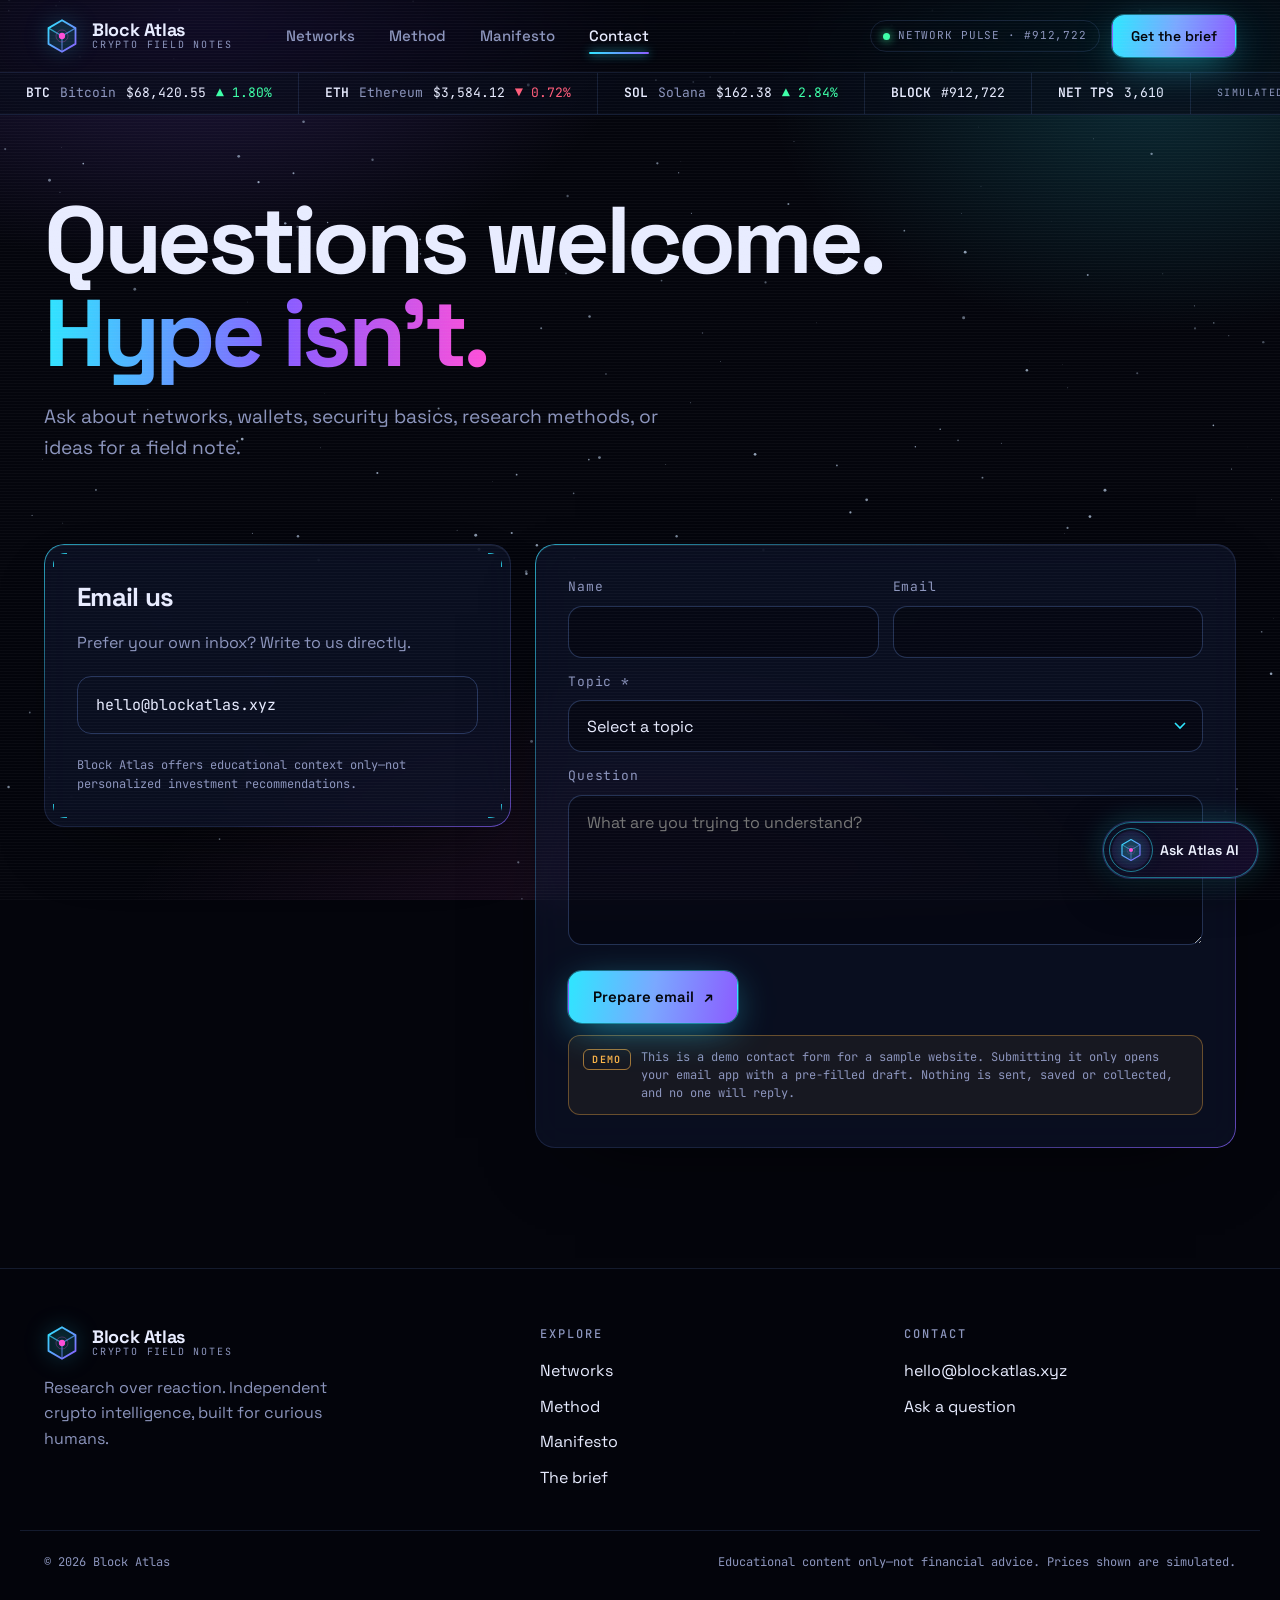
<file: contact.html>
<!DOCTYPE html>
<html lang="en">
<head>
<meta charset="UTF-8">
<meta name="viewport" content="width=device-width, initial-scale=1">
<title>Contact — Block Atlas</title>
<meta name="description" content="Ask Block Atlas about networks, wallets, security, or research methods.">
<meta name="theme-color" content="#04050c">
<link rel="icon" href="favicon.svg" type="image/svg+xml">
<link rel="preconnect" href="https://fonts.googleapis.com"><link rel="preconnect" href="https://fonts.gstatic.com" crossorigin>
<link href="https://fonts.googleapis.com/css2?family=JetBrains+Mono:wght@400;500;600&family=Space+Grotesk:wght@400;500;600;700&display=swap" rel="stylesheet">
<link rel="stylesheet" href="styles.css">
</head>
<body>
<a class="skip" href="#main">Skip to content</a>
<div class="space" aria-hidden="true"></div><canvas id="stars" aria-hidden="true"></canvas><div class="scanlines" aria-hidden="true"></div>
<header class="site-header">
  <div class="wrap header-row">
    <a class="logo" href="index.html" aria-label="Block Atlas home"><svg class="logo-mark" viewBox="0 0 48 48" aria-hidden="true"><defs><linearGradient id="lg" x1="0" y1="0" x2="1" y2="1"><stop offset="0" stop-color="#2ee6ff"/><stop offset="1" stop-color="#8b5cff"/></linearGradient></defs><path d="M24 3 42 13.5v21L24 45 6 34.5v-21Z" fill="rgba(46,230,255,.06)" stroke="url(#lg)" stroke-width="2.4" stroke-linejoin="round"/><path d="M24 24 6 13.5M24 24l18-10.5M24 24v21" stroke="url(#lg)" stroke-width="1.6" opacity=".7"/><circle cx="24" cy="24" r="4.2" fill="#ff4fd8"/><circle cx="24" cy="24" r="8" fill="none" stroke="#ff4fd8" stroke-opacity=".35"/></svg><span class="logo-text"><b>Block Atlas</b><small>Crypto Field Notes</small></span></a>
    <nav class="main-nav" aria-label="Main"><a href="networks.html">Networks</a><a href="method.html">Method</a><a href="manifesto.html">Manifesto</a><a href="contact.html" aria-current="page">Contact</a></nav>
    <div class="header-actions">
      <span class="status-pill"><i></i>NETWORK PULSE · <span data-block>—</span></span>
      <a class="btn btn-primary btn-sm" href="brief.html">Get the brief</a>
      <button class="menu-btn" id="menuBtn" aria-label="Menu" aria-expanded="false" aria-controls="mobilePanel"><span></span><span></span></button>
    </div>
  </div>
  <nav class="mobile-panel" id="mobilePanel" aria-label="Mobile"><a href="networks.html">Networks</a><a href="method.html">Method</a><a href="manifesto.html">Manifesto</a><a href="contact.html">Contact</a><a class="btn btn-primary" href="brief.html">Get the brief</a></nav>
</header>
<div class="ticker" aria-label="Simulated market ticker"><div class="ticker-track"><span class="tick"><b>BTC</b><span class="muted">Bitcoin</span><span class="px" data-px="BTC">—</span><span class="ch" data-ch="BTC">—</span></span><span class="tick"><b>ETH</b><span class="muted">Ethereum</span><span class="px" data-px="ETH">—</span><span class="ch" data-ch="ETH">—</span></span><span class="tick"><b>SOL</b><span class="muted">Solana</span><span class="px" data-px="SOL">—</span><span class="ch" data-ch="SOL">—</span></span><span class="tick"><b>BLOCK</b><span class="px" data-block>—</span></span><span class="tick"><b>NET TPS</b><span class="px" data-tps>—</span></span><span class="tick"><span class="sim">SIMULATED DATA · NOT LIVE PRICES</span></span><span class="tick"><b>BTC</b><span class="muted">Bitcoin</span><span class="px" data-px="BTC">—</span><span class="ch" data-ch="BTC">—</span></span><span class="tick"><b>ETH</b><span class="muted">Ethereum</span><span class="px" data-px="ETH">—</span><span class="ch" data-ch="ETH">—</span></span><span class="tick"><b>SOL</b><span class="muted">Solana</span><span class="px" data-px="SOL">—</span><span class="ch" data-ch="SOL">—</span></span><span class="tick"><b>BLOCK</b><span class="px" data-block>—</span></span><span class="tick"><b>NET TPS</b><span class="px" data-tps>—</span></span><span class="tick"><span class="sim">SIMULATED DATA · NOT LIVE PRICES</span></span></div></div>
<main id="main">

<section class="wrap page-hero">
  <h1 class="h-xl" data-reveal style="--d:80ms">Questions welcome.<br><span class="grad">Hype isn’t.</span></h1>
  <p class="lede" data-reveal style="--d:160ms">Ask about networks, wallets, security basics, research methods, or ideas for a field note.</p>
</section>
<section class="wrap section" style="padding-top:50px"><div class="contact-grid">
  <aside class="glass contact-card glow-edge hud-corners" data-reveal>
    <h2>Email us</h2>
    <p>Prefer your own inbox? Write to us directly.</p>
    <a class="contact-mail" href="mailto:hello@blockatlas.xyz">hello@blockatlas.xyz</a>
    <p class="note">Block Atlas offers educational context only—not personalized investment recommendations.</p>
  </aside>
  <form class="glass contact-card glow-edge" data-mailto="contact" data-reveal style="--d:120ms">
    <div class="form-grid">
      <div><label for="cName">Name</label><input class="field" id="cName" name="name" autocomplete="name"></div>
      <div><label for="cEmail">Email</label><input class="field" id="cEmail" name="email" type="email" autocomplete="email"></div>
      <div class="full"><label for="cTopic">Topic *</label><select class="field" id="cTopic" name="topic" required><option value="">Select a topic</option><option>Networks</option><option>Wallets and security</option><option>Research method</option><option>Field note suggestion</option><option>Something else</option></select></div>
      <div class="full"><label for="cQ">Question</label><textarea class="field" id="cQ" name="question" placeholder="What are you trying to understand?"></textarea></div>
    </div>
    <button class="btn btn-primary" type="submit" style="margin-top:18px">Prepare email <span aria-hidden="true">↗</span></button>
    <p class="form-note demo-note"><span class="demo-tag">Demo</span>This is a demo contact form for a sample website. Submitting it only opens your email app with a pre-filled draft. Nothing is sent, saved or collected, and no one will reply.</p>
  </form>
</div></section>

</main>
<footer class="site-footer">
  <div class="wrap footer-grid">
    <div><a class="logo" href="index.html"><svg class="logo-mark" viewBox="0 0 48 48" aria-hidden="true"><defs><linearGradient id="lg" x1="0" y1="0" x2="1" y2="1"><stop offset="0" stop-color="#2ee6ff"/><stop offset="1" stop-color="#8b5cff"/></linearGradient></defs><path d="M24 3 42 13.5v21L24 45 6 34.5v-21Z" fill="rgba(46,230,255,.06)" stroke="url(#lg)" stroke-width="2.4" stroke-linejoin="round"/><path d="M24 24 6 13.5M24 24l18-10.5M24 24v21" stroke="url(#lg)" stroke-width="1.6" opacity=".7"/><circle cx="24" cy="24" r="4.2" fill="#ff4fd8"/><circle cx="24" cy="24" r="8" fill="none" stroke="#ff4fd8" stroke-opacity=".35"/></svg><span class="logo-text"><b>Block Atlas</b><small>Crypto Field Notes</small></span></a><p class="tagline">Research over reaction. Independent crypto intelligence, built for curious humans.</p></div>
    <div><h2>Explore</h2><ul><li><a href="networks.html">Networks</a></li><li><a href="method.html">Method</a></li><li><a href="manifesto.html">Manifesto</a></li><li><a href="brief.html">The brief</a></li></ul></div>
    <div><h2>Contact</h2><ul><li><a href="mailto:hello@blockatlas.xyz">hello@blockatlas.xyz</a></li><li><a href="contact.html">Ask a question</a></li></ul></div>
  </div>
  <div class="wrap footer-bottom"><span>© 2026 Block Atlas</span><span>Educational content only—not financial advice. Prices shown are simulated.</span></div>
</footer>
<button class="chat-fab" id="chatFab" aria-label="Open the Atlas AI chat" aria-expanded="false" aria-controls="chatPanel"><span class="chat-fab-core"><svg class="logo-mark" viewBox="0 0 48 48" aria-hidden="true"><defs><linearGradient id="lg" x1="0" y1="0" x2="1" y2="1"><stop offset="0" stop-color="#2ee6ff"/><stop offset="1" stop-color="#8b5cff"/></linearGradient></defs><path d="M24 3 42 13.5v21L24 45 6 34.5v-21Z" fill="rgba(46,230,255,.06)" stroke="url(#lg)" stroke-width="2.4" stroke-linejoin="round"/><path d="M24 24 6 13.5M24 24l18-10.5M24 24v21" stroke="url(#lg)" stroke-width="1.6" opacity=".7"/><circle cx="24" cy="24" r="4.2" fill="#ff4fd8"/><circle cx="24" cy="24" r="8" fill="none" stroke="#ff4fd8" stroke-opacity=".35"/></svg></span><span class="chat-fab-label">Ask Atlas AI</span></button>
<section class="chat-panel" id="chatPanel" role="dialog" aria-label="Atlas AI chat" aria-hidden="true">
  <header class="chat-head"><div class="chat-id"><span class="chat-avatar"><svg class="logo-mark" viewBox="0 0 48 48" aria-hidden="true"><defs><linearGradient id="lg" x1="0" y1="0" x2="1" y2="1"><stop offset="0" stop-color="#2ee6ff"/><stop offset="1" stop-color="#8b5cff"/></linearGradient></defs><path d="M24 3 42 13.5v21L24 45 6 34.5v-21Z" fill="rgba(46,230,255,.06)" stroke="url(#lg)" stroke-width="2.4" stroke-linejoin="round"/><path d="M24 24 6 13.5M24 24l18-10.5M24 24v21" stroke="url(#lg)" stroke-width="1.6" opacity=".7"/><circle cx="24" cy="24" r="4.2" fill="#ff4fd8"/><circle cx="24" cy="24" r="8" fill="none" stroke="#ff4fd8" stroke-opacity=".35"/></svg></span><div><b>Atlas AI</b><small>Crypto field guide · <i></i>online</small></div></div><button class="chat-close" id="chatClose" aria-label="Close chat">✕</button></header>
  <div class="chat-log" id="chatLog" aria-live="polite"></div>
  <div class="chat-chips" id="chatChips"></div>
  <form class="chat-form" id="chatForm" autocomplete="off"><input id="chatInput" maxlength="500" placeholder="Ask a simple crypto question…" aria-label="Your question"><button type="submit" aria-label="Send"><span aria-hidden="true">→</span></button></form>
  <p class="chat-note">Educational answers only, not financial advice. AI can make mistakes.</p>
</section>
<script src="chat.js"></script>
<script src="app.js"></script>
</body>
</html>
</file>
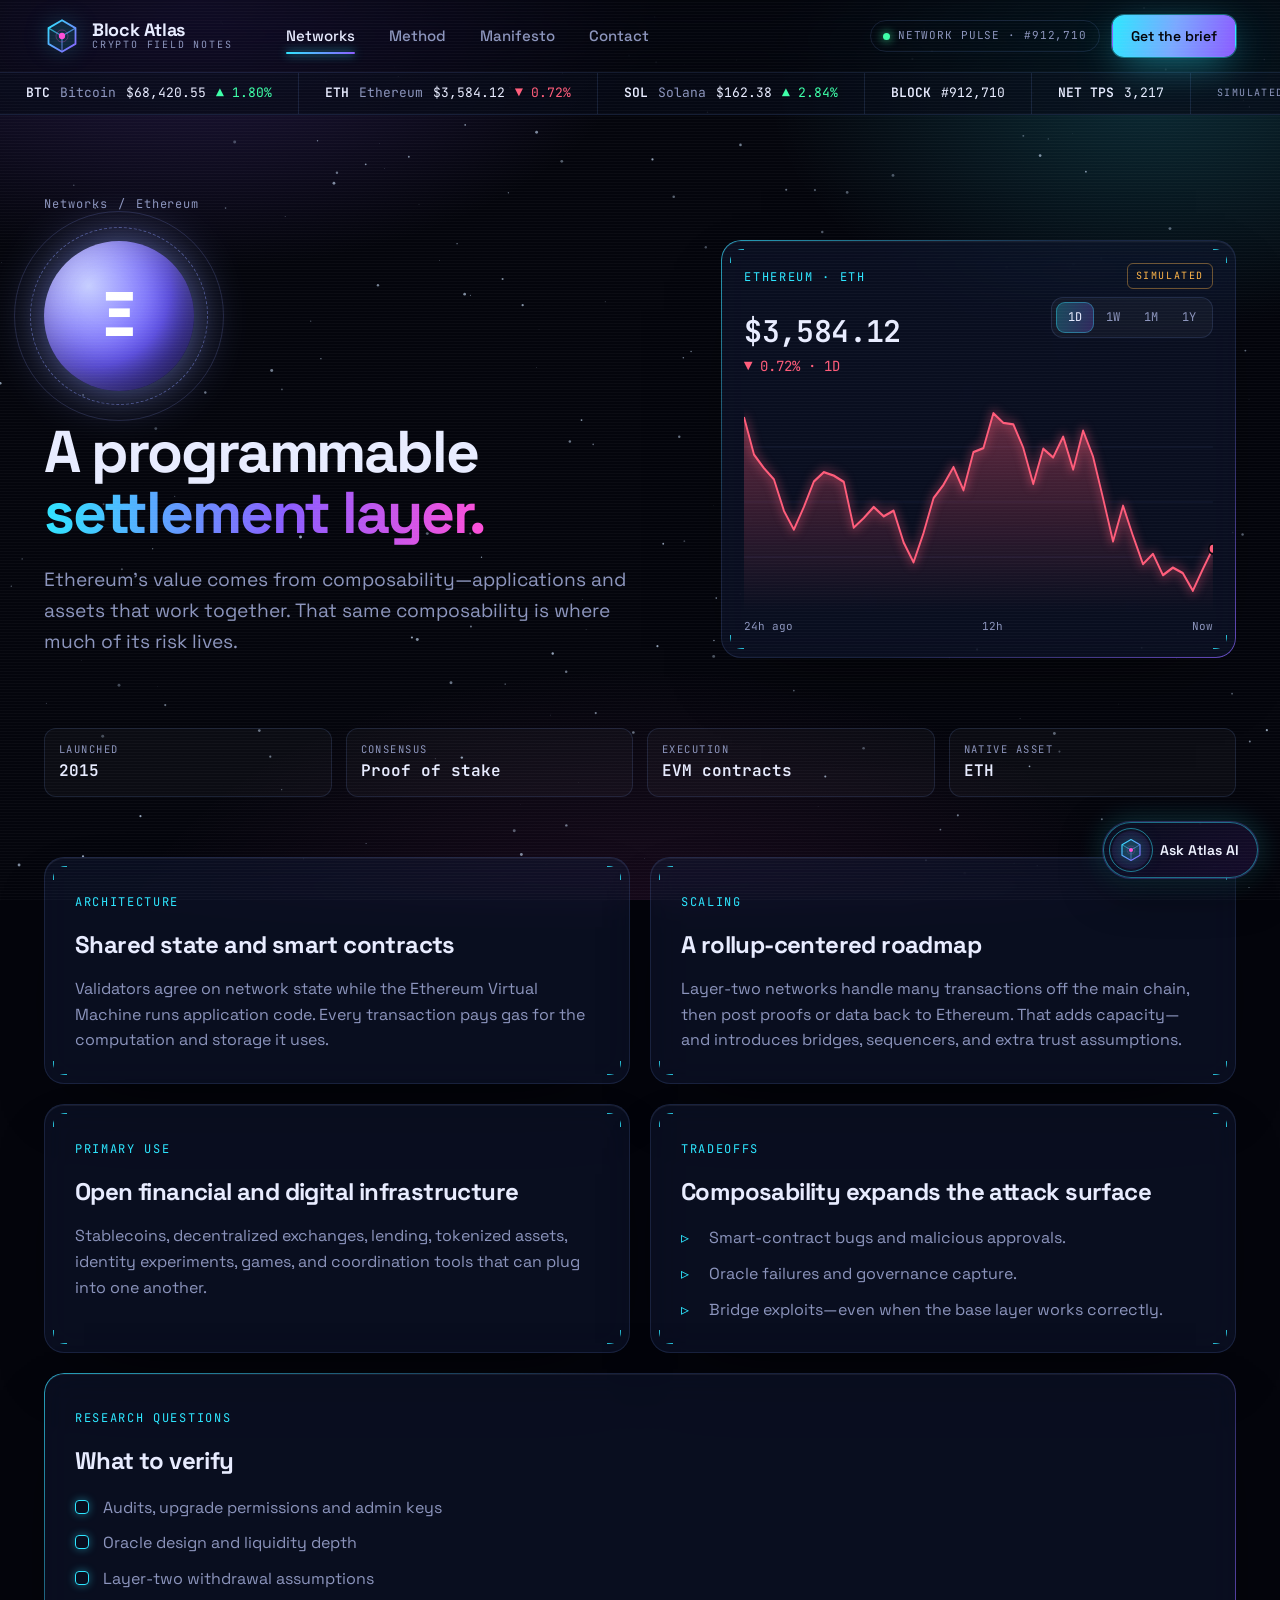
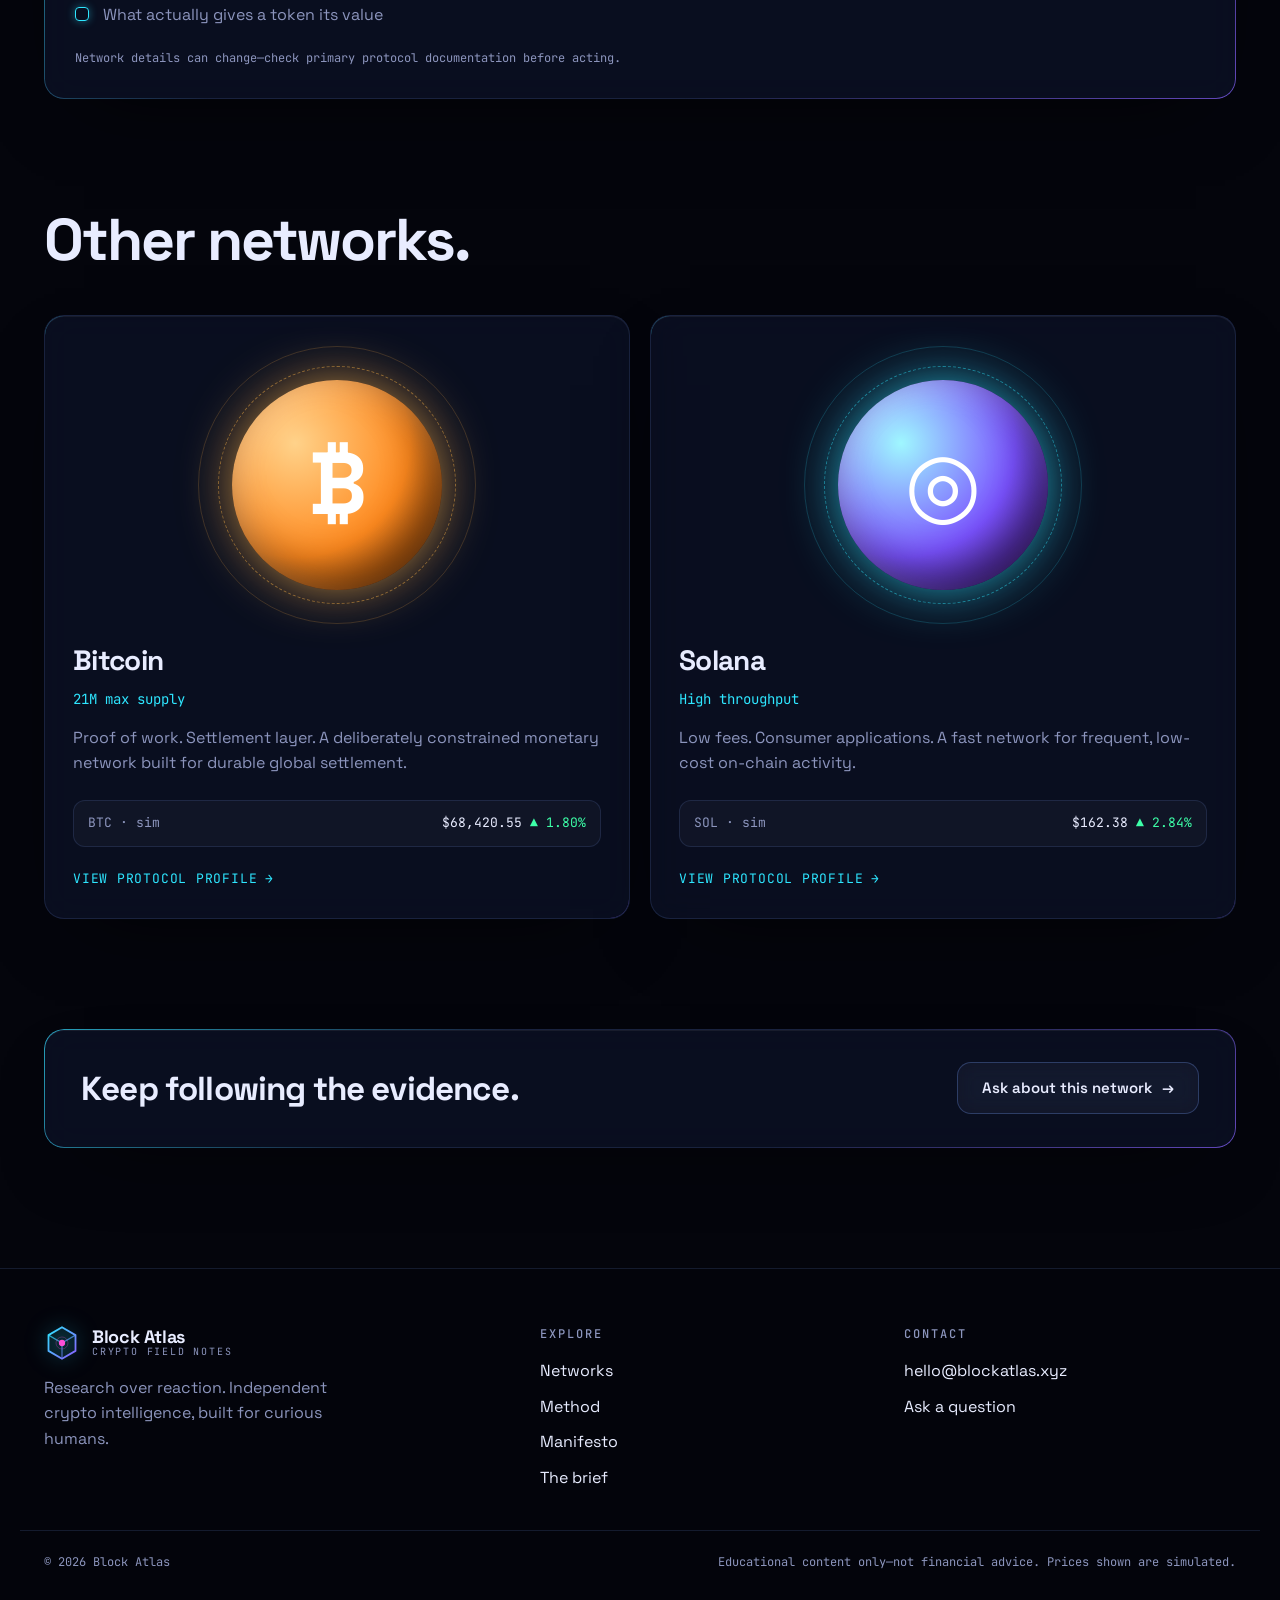
<file: ethereum.html>
<!DOCTYPE html>
<html lang="en">
<head>
<meta charset="UTF-8">
<meta name="viewport" content="width=device-width, initial-scale=1">
<title>Ethereum — Block Atlas</title>
<meta name="description" content="Ethereum protocol profile: architecture, tradeoffs, and what to verify.">
<meta name="theme-color" content="#04050c">
<link rel="icon" href="favicon.svg" type="image/svg+xml">
<link rel="preconnect" href="https://fonts.googleapis.com"><link rel="preconnect" href="https://fonts.gstatic.com" crossorigin>
<link href="https://fonts.googleapis.com/css2?family=JetBrains+Mono:wght@400;500;600&family=Space+Grotesk:wght@400;500;600;700&display=swap" rel="stylesheet">
<link rel="stylesheet" href="styles.css">
</head>
<body>
<a class="skip" href="#main">Skip to content</a>
<div class="space" aria-hidden="true"></div><canvas id="stars" aria-hidden="true"></canvas><div class="scanlines" aria-hidden="true"></div>
<header class="site-header">
  <div class="wrap header-row">
    <a class="logo" href="index.html" aria-label="Block Atlas home"><svg class="logo-mark" viewBox="0 0 48 48" aria-hidden="true"><defs><linearGradient id="lg" x1="0" y1="0" x2="1" y2="1"><stop offset="0" stop-color="#2ee6ff"/><stop offset="1" stop-color="#8b5cff"/></linearGradient></defs><path d="M24 3 42 13.5v21L24 45 6 34.5v-21Z" fill="rgba(46,230,255,.06)" stroke="url(#lg)" stroke-width="2.4" stroke-linejoin="round"/><path d="M24 24 6 13.5M24 24l18-10.5M24 24v21" stroke="url(#lg)" stroke-width="1.6" opacity=".7"/><circle cx="24" cy="24" r="4.2" fill="#ff4fd8"/><circle cx="24" cy="24" r="8" fill="none" stroke="#ff4fd8" stroke-opacity=".35"/></svg><span class="logo-text"><b>Block Atlas</b><small>Crypto Field Notes</small></span></a>
    <nav class="main-nav" aria-label="Main"><a href="networks.html" aria-current="page">Networks</a><a href="method.html">Method</a><a href="manifesto.html">Manifesto</a><a href="contact.html">Contact</a></nav>
    <div class="header-actions">
      <span class="status-pill"><i></i>NETWORK PULSE · <span data-block>—</span></span>
      <a class="btn btn-primary btn-sm" href="brief.html">Get the brief</a>
      <button class="menu-btn" id="menuBtn" aria-label="Menu" aria-expanded="false" aria-controls="mobilePanel"><span></span><span></span></button>
    </div>
  </div>
  <nav class="mobile-panel" id="mobilePanel" aria-label="Mobile"><a href="networks.html">Networks</a><a href="method.html">Method</a><a href="manifesto.html">Manifesto</a><a href="contact.html">Contact</a><a class="btn btn-primary" href="brief.html">Get the brief</a></nav>
</header>
<div class="ticker" aria-label="Simulated market ticker"><div class="ticker-track"><span class="tick"><b>BTC</b><span class="muted">Bitcoin</span><span class="px" data-px="BTC">—</span><span class="ch" data-ch="BTC">—</span></span><span class="tick"><b>ETH</b><span class="muted">Ethereum</span><span class="px" data-px="ETH">—</span><span class="ch" data-ch="ETH">—</span></span><span class="tick"><b>SOL</b><span class="muted">Solana</span><span class="px" data-px="SOL">—</span><span class="ch" data-ch="SOL">—</span></span><span class="tick"><b>BLOCK</b><span class="px" data-block>—</span></span><span class="tick"><b>NET TPS</b><span class="px" data-tps>—</span></span><span class="tick"><span class="sim">SIMULATED DATA · NOT LIVE PRICES</span></span><span class="tick"><b>BTC</b><span class="muted">Bitcoin</span><span class="px" data-px="BTC">—</span><span class="ch" data-ch="BTC">—</span></span><span class="tick"><b>ETH</b><span class="muted">Ethereum</span><span class="px" data-px="ETH">—</span><span class="ch" data-ch="ETH">—</span></span><span class="tick"><b>SOL</b><span class="muted">Solana</span><span class="px" data-px="SOL">—</span><span class="ch" data-ch="SOL">—</span></span><span class="tick"><b>BLOCK</b><span class="px" data-block>—</span></span><span class="tick"><b>NET TPS</b><span class="px" data-tps>—</span></span><span class="tick"><span class="sim">SIMULATED DATA · NOT LIVE PRICES</span></span></div></div>
<main id="main">

<section class="wrap page-hero">
  <nav class="crumbs" aria-label="Breadcrumb"><a href="networks.html">Networks</a><span>/</span><span>Ethereum</span></nav>
  <div class="net-hero">
    <div>
      <div class="orb orb-eth" data-reveal>Ξ</div>
      <h1 class="h-lg" data-reveal style="--d:80ms">A programmable<br><span class="grad">settlement layer.</span></h1>
      <p class="lede" data-reveal style="--d:160ms">Ethereum’s value comes from composability—applications and assets that work together. That same composability is where much of its risk lives.</p>
    </div>
    <div class="glass glow-edge chart-panel hud-corners" data-chart="ETH" data-reveal style="--d:200ms">
      <div class="chart-top">
        <div><span class="label">Ethereum · ETH</span><div class="chart-px">—</div><div class="chart-ch">—</div></div>
        <div style="display:grid;gap:8px;justify-items:end"><span class="sim-badge">SIMULATED</span>
          <div class="tabs" role="group" aria-label="Chart range"><button data-range="1D" aria-pressed="true">1D</button><button data-range="1W" aria-pressed="false">1W</button><button data-range="1M" aria-pressed="false">1M</button><button data-range="1Y" aria-pressed="false">1Y</button></div></div>
      </div>
      <svg class="chart" viewBox="0 0 600 220" preserveAspectRatio="none" role="img" aria-label="Simulated Ethereum price chart"></svg>
      <div class="chart-foot"></div>
    </div>
  </div>
</section>
<section class="wrap section" style="padding-top:40px">
  <div class="glance" data-reveal><div class="stat-chip"><small>Launched</small><b>2015</b></div><div class="stat-chip"><small>Consensus</small><b>Proof of stake</b></div><div class="stat-chip"><small>Execution</small><b>EVM contracts</b></div><div class="stat-chip"><small>Native asset</small><b>ETH</b></div></div>
</section>
<section class="wrap section" style="padding-top:60px"><div class="detail-grid"><article class="glass detail hud-corners" data-reveal style="--d:0ms"><span class="label">Architecture</span><h3>Shared state and smart contracts</h3><p>Validators agree on network state while the Ethereum Virtual Machine runs application code. Every transaction pays gas for the computation and storage it uses.</p></article><article class="glass detail hud-corners" data-reveal style="--d:120ms"><span class="label">Scaling</span><h3>A rollup-centered roadmap</h3><p>Layer-two networks handle many transactions off the main chain, then post proofs or data back to Ethereum. That adds capacity—and introduces bridges, sequencers, and extra trust assumptions.</p></article><article class="glass detail hud-corners" data-reveal style="--d:0ms"><span class="label">Primary use</span><h3>Open financial and digital infrastructure</h3><p>Stablecoins, decentralized exchanges, lending, tokenized assets, identity experiments, games, and coordination tools that can plug into one another.</p></article><article class="glass detail hud-corners" data-reveal style="--d:120ms"><span class="label">Tradeoffs</span><h3>Composability expands the attack surface</h3><ul><li><span>Smart-contract bugs and malicious approvals.</span></li><li><span>Oracle failures and governance capture.</span></li><li><span>Bridge exploits—even when the base layer works correctly.</span></li></ul></article>
  <article class="glass detail glow-edge" data-reveal style="grid-column:1/-1"><span class="label">Research questions</span><h3>What to verify</h3><ul class="checklist"><li><span>Audits, upgrade permissions and admin keys</span></li><li><span>Oracle design and liquidity depth</span></li><li><span>Layer-two withdrawal assumptions</span></li><li><span>What actually gives a token its value</span></li></ul><p class="note">Network details can change—check primary protocol documentation before acting.</p></article>
</div></section>
<section class="wrap section"><div class="section-head"><div><h2 class="h-lg" data-reveal>Other networks.</h2></div></div>
  <div class="net-grid" style="grid-template-columns:repeat(2,1fr)"><article class="glass net-card glow-edge" data-reveal data-tilt style="--d:0ms">
      <div class="orb orb-btc">₿</div>
      <h3>Bitcoin</h3><div class="net-stat">21M max supply</div>
      <p>Proof of work. Settlement layer. A deliberately constrained monetary network built for durable global settlement.</p>
      <div class="mini-px"><span class="muted">BTC · sim</span><span><span data-px="BTC">—</span> <span class="ch" data-ch="BTC">—</span></span></div>
      <a class="arrow-link" href="bitcoin.html">View protocol profile <span aria-hidden="true">→</span></a></article><article class="glass net-card glow-edge" data-reveal data-tilt style="--d:120ms">
      <div class="orb orb-sol">◎</div>
      <h3>Solana</h3><div class="net-stat">High throughput</div>
      <p>Low fees. Consumer applications. A fast network for frequent, low-cost on-chain activity.</p>
      <div class="mini-px"><span class="muted">SOL · sim</span><span><span data-px="SOL">—</span> <span class="ch" data-ch="SOL">—</span></span></div>
      <a class="arrow-link" href="solana.html">View protocol profile <span aria-hidden="true">→</span></a></article></div></section>
<section class="wrap section"><div class="glass glow-edge signal" data-reveal><div><h2>Keep following the evidence.</h2></div><a class="btn btn-ghost" href="contact.html">Ask about this network <span aria-hidden="true">→</span></a></div></section>

</main>
<footer class="site-footer">
  <div class="wrap footer-grid">
    <div><a class="logo" href="index.html"><svg class="logo-mark" viewBox="0 0 48 48" aria-hidden="true"><defs><linearGradient id="lg" x1="0" y1="0" x2="1" y2="1"><stop offset="0" stop-color="#2ee6ff"/><stop offset="1" stop-color="#8b5cff"/></linearGradient></defs><path d="M24 3 42 13.5v21L24 45 6 34.5v-21Z" fill="rgba(46,230,255,.06)" stroke="url(#lg)" stroke-width="2.4" stroke-linejoin="round"/><path d="M24 24 6 13.5M24 24l18-10.5M24 24v21" stroke="url(#lg)" stroke-width="1.6" opacity=".7"/><circle cx="24" cy="24" r="4.2" fill="#ff4fd8"/><circle cx="24" cy="24" r="8" fill="none" stroke="#ff4fd8" stroke-opacity=".35"/></svg><span class="logo-text"><b>Block Atlas</b><small>Crypto Field Notes</small></span></a><p class="tagline">Research over reaction. Independent crypto intelligence, built for curious humans.</p></div>
    <div><h2>Explore</h2><ul><li><a href="networks.html">Networks</a></li><li><a href="method.html">Method</a></li><li><a href="manifesto.html">Manifesto</a></li><li><a href="brief.html">The brief</a></li></ul></div>
    <div><h2>Contact</h2><ul><li><a href="mailto:hello@blockatlas.xyz">hello@blockatlas.xyz</a></li><li><a href="contact.html">Ask a question</a></li></ul></div>
  </div>
  <div class="wrap footer-bottom"><span>© 2026 Block Atlas</span><span>Educational content only—not financial advice. Prices shown are simulated.</span></div>
</footer>
<button class="chat-fab" id="chatFab" aria-label="Open the Atlas AI chat" aria-expanded="false" aria-controls="chatPanel"><span class="chat-fab-core"><svg class="logo-mark" viewBox="0 0 48 48" aria-hidden="true"><defs><linearGradient id="lg" x1="0" y1="0" x2="1" y2="1"><stop offset="0" stop-color="#2ee6ff"/><stop offset="1" stop-color="#8b5cff"/></linearGradient></defs><path d="M24 3 42 13.5v21L24 45 6 34.5v-21Z" fill="rgba(46,230,255,.06)" stroke="url(#lg)" stroke-width="2.4" stroke-linejoin="round"/><path d="M24 24 6 13.5M24 24l18-10.5M24 24v21" stroke="url(#lg)" stroke-width="1.6" opacity=".7"/><circle cx="24" cy="24" r="4.2" fill="#ff4fd8"/><circle cx="24" cy="24" r="8" fill="none" stroke="#ff4fd8" stroke-opacity=".35"/></svg></span><span class="chat-fab-label">Ask Atlas AI</span></button>
<section class="chat-panel" id="chatPanel" role="dialog" aria-label="Atlas AI chat" aria-hidden="true">
  <header class="chat-head"><div class="chat-id"><span class="chat-avatar"><svg class="logo-mark" viewBox="0 0 48 48" aria-hidden="true"><defs><linearGradient id="lg" x1="0" y1="0" x2="1" y2="1"><stop offset="0" stop-color="#2ee6ff"/><stop offset="1" stop-color="#8b5cff"/></linearGradient></defs><path d="M24 3 42 13.5v21L24 45 6 34.5v-21Z" fill="rgba(46,230,255,.06)" stroke="url(#lg)" stroke-width="2.4" stroke-linejoin="round"/><path d="M24 24 6 13.5M24 24l18-10.5M24 24v21" stroke="url(#lg)" stroke-width="1.6" opacity=".7"/><circle cx="24" cy="24" r="4.2" fill="#ff4fd8"/><circle cx="24" cy="24" r="8" fill="none" stroke="#ff4fd8" stroke-opacity=".35"/></svg></span><div><b>Atlas AI</b><small>Crypto field guide · <i></i>online</small></div></div><button class="chat-close" id="chatClose" aria-label="Close chat">✕</button></header>
  <div class="chat-log" id="chatLog" aria-live="polite"></div>
  <div class="chat-chips" id="chatChips"></div>
  <form class="chat-form" id="chatForm" autocomplete="off"><input id="chatInput" maxlength="500" placeholder="Ask a simple crypto question…" aria-label="Your question"><button type="submit" aria-label="Send"><span aria-hidden="true">→</span></button></form>
  <p class="chat-note">Educational answers only, not financial advice. AI can make mistakes.</p>
</section>
<script src="chat.js"></script>
<script src="app.js"></script>
</body>
</html>
</file>
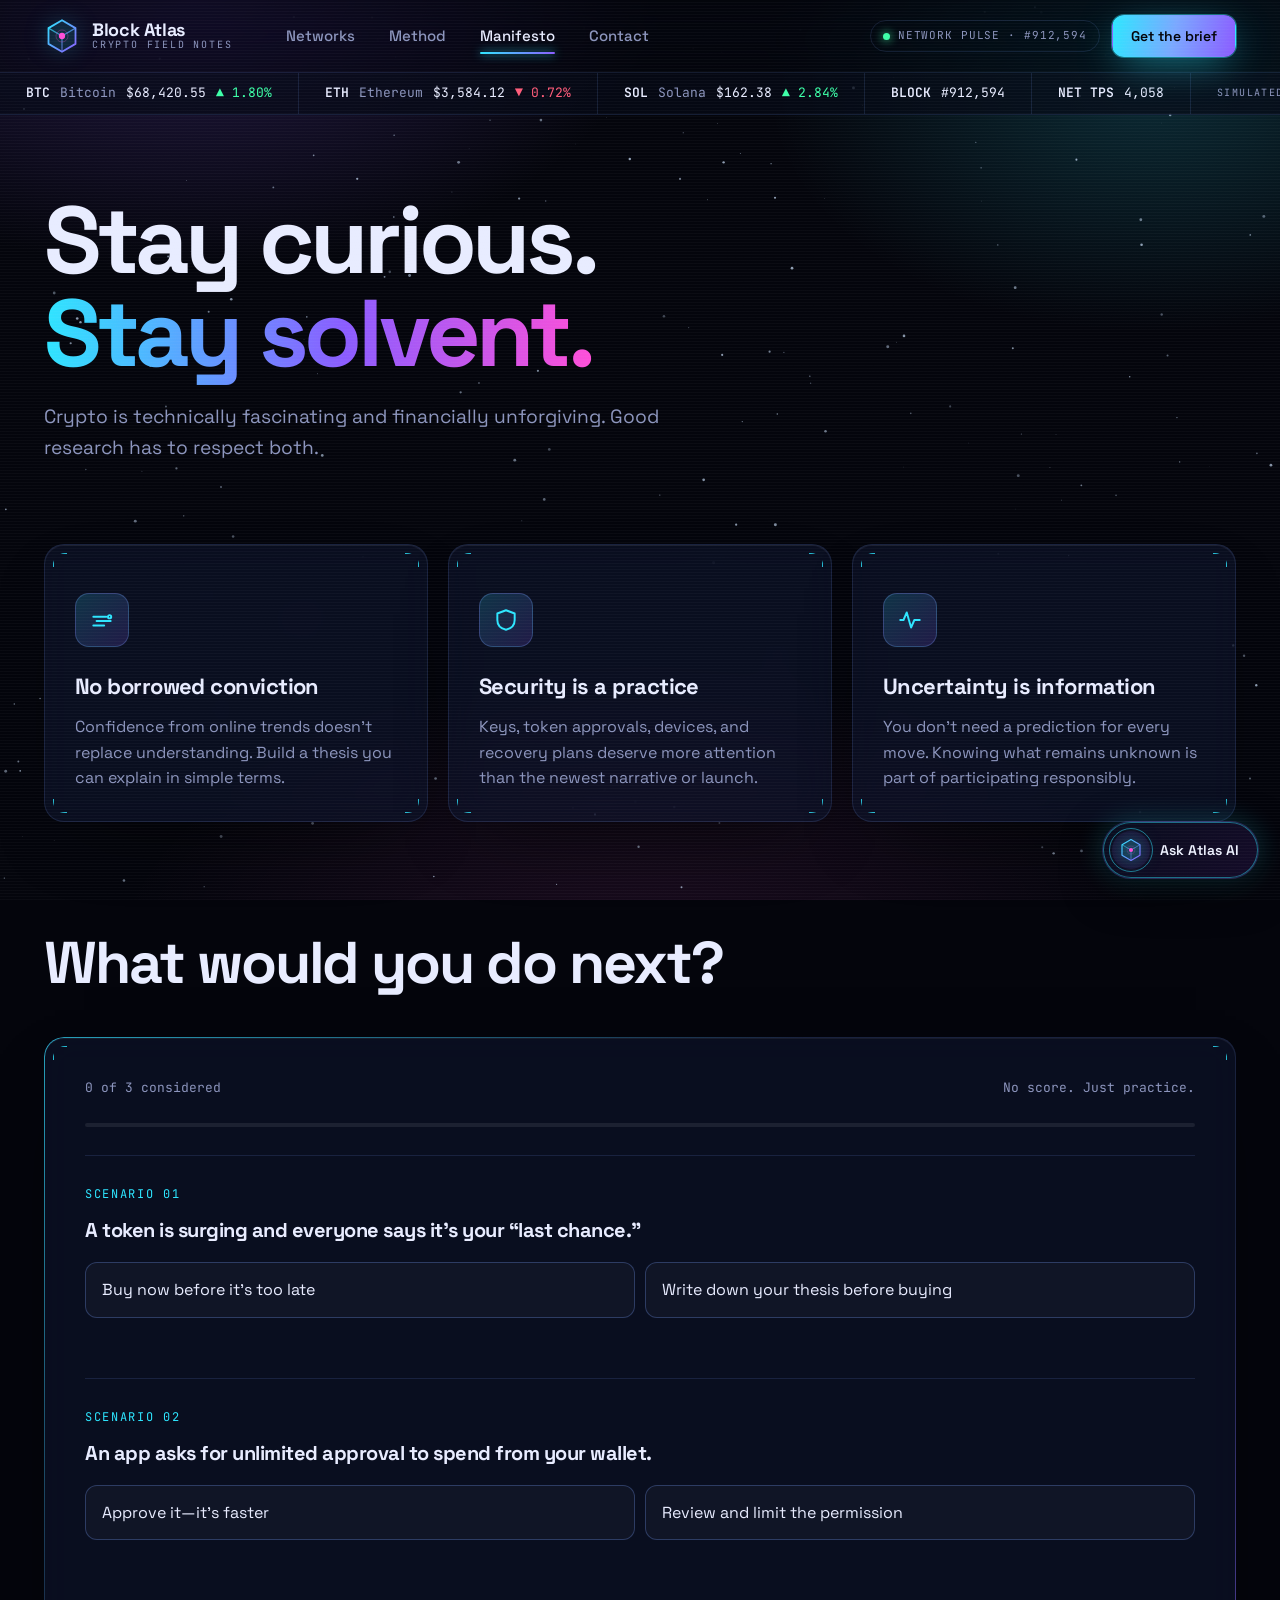
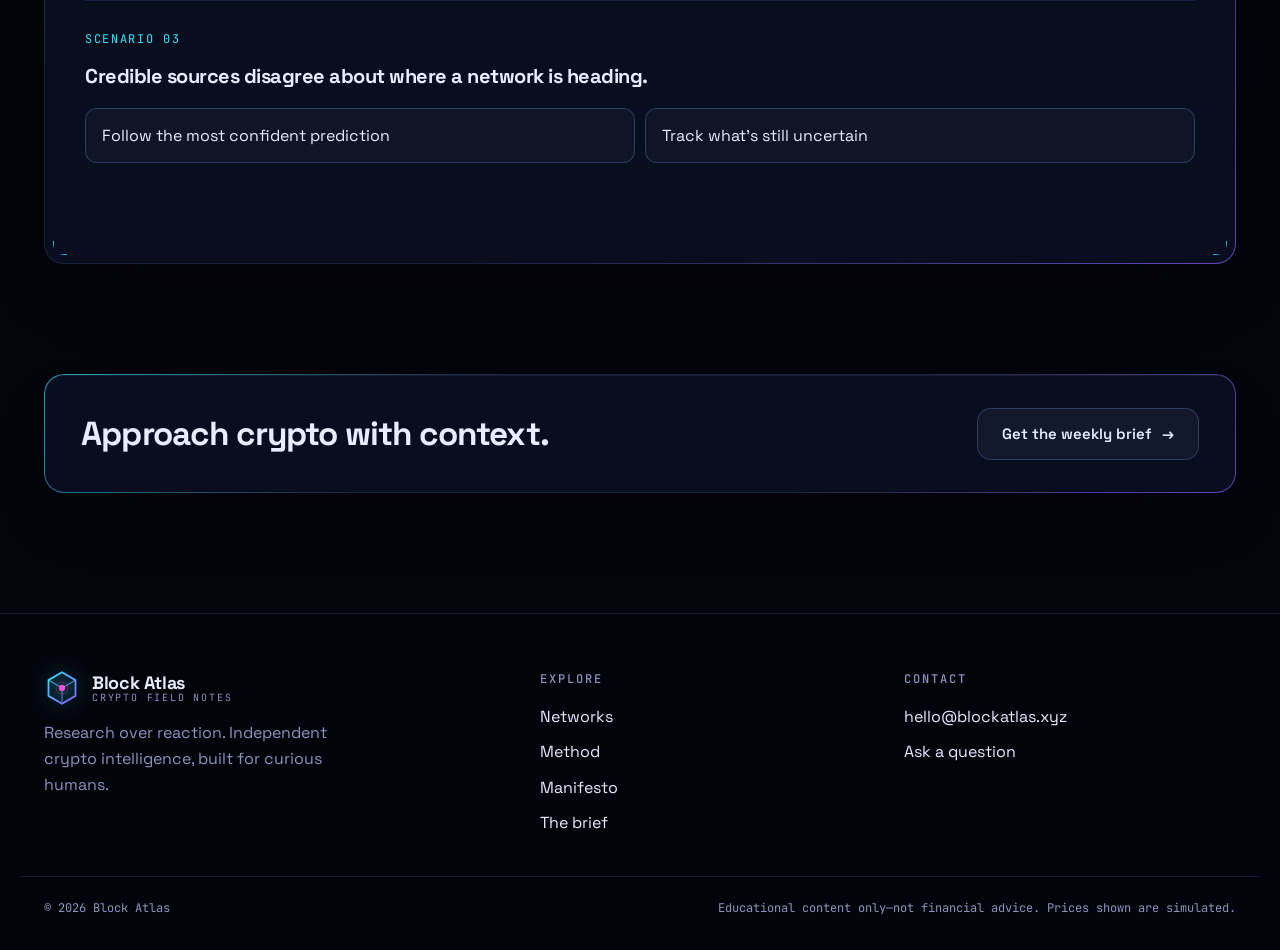
<file: manifesto.html>
<!DOCTYPE html>
<html lang="en">
<head>
<meta charset="UTF-8">
<meta name="viewport" content="width=device-width, initial-scale=1">
<title>Manifesto — Block Atlas</title>
<meta name="description" content="Stay curious. Stay solvent. The principles behind Block Atlas.">
<meta name="theme-color" content="#04050c">
<link rel="icon" href="favicon.svg" type="image/svg+xml">
<link rel="preconnect" href="https://fonts.googleapis.com"><link rel="preconnect" href="https://fonts.gstatic.com" crossorigin>
<link href="https://fonts.googleapis.com/css2?family=JetBrains+Mono:wght@400;500;600&family=Space+Grotesk:wght@400;500;600;700&display=swap" rel="stylesheet">
<link rel="stylesheet" href="styles.css">
</head>
<body>
<a class="skip" href="#main">Skip to content</a>
<div class="space" aria-hidden="true"></div><canvas id="stars" aria-hidden="true"></canvas><div class="scanlines" aria-hidden="true"></div>
<header class="site-header">
  <div class="wrap header-row">
    <a class="logo" href="index.html" aria-label="Block Atlas home"><svg class="logo-mark" viewBox="0 0 48 48" aria-hidden="true"><defs><linearGradient id="lg" x1="0" y1="0" x2="1" y2="1"><stop offset="0" stop-color="#2ee6ff"/><stop offset="1" stop-color="#8b5cff"/></linearGradient></defs><path d="M24 3 42 13.5v21L24 45 6 34.5v-21Z" fill="rgba(46,230,255,.06)" stroke="url(#lg)" stroke-width="2.4" stroke-linejoin="round"/><path d="M24 24 6 13.5M24 24l18-10.5M24 24v21" stroke="url(#lg)" stroke-width="1.6" opacity=".7"/><circle cx="24" cy="24" r="4.2" fill="#ff4fd8"/><circle cx="24" cy="24" r="8" fill="none" stroke="#ff4fd8" stroke-opacity=".35"/></svg><span class="logo-text"><b>Block Atlas</b><small>Crypto Field Notes</small></span></a>
    <nav class="main-nav" aria-label="Main"><a href="networks.html">Networks</a><a href="method.html">Method</a><a href="manifesto.html" aria-current="page">Manifesto</a><a href="contact.html">Contact</a></nav>
    <div class="header-actions">
      <span class="status-pill"><i></i>NETWORK PULSE · <span data-block>—</span></span>
      <a class="btn btn-primary btn-sm" href="brief.html">Get the brief</a>
      <button class="menu-btn" id="menuBtn" aria-label="Menu" aria-expanded="false" aria-controls="mobilePanel"><span></span><span></span></button>
    </div>
  </div>
  <nav class="mobile-panel" id="mobilePanel" aria-label="Mobile"><a href="networks.html">Networks</a><a href="method.html">Method</a><a href="manifesto.html">Manifesto</a><a href="contact.html">Contact</a><a class="btn btn-primary" href="brief.html">Get the brief</a></nav>
</header>
<div class="ticker" aria-label="Simulated market ticker"><div class="ticker-track"><span class="tick"><b>BTC</b><span class="muted">Bitcoin</span><span class="px" data-px="BTC">—</span><span class="ch" data-ch="BTC">—</span></span><span class="tick"><b>ETH</b><span class="muted">Ethereum</span><span class="px" data-px="ETH">—</span><span class="ch" data-ch="ETH">—</span></span><span class="tick"><b>SOL</b><span class="muted">Solana</span><span class="px" data-px="SOL">—</span><span class="ch" data-ch="SOL">—</span></span><span class="tick"><b>BLOCK</b><span class="px" data-block>—</span></span><span class="tick"><b>NET TPS</b><span class="px" data-tps>—</span></span><span class="tick"><span class="sim">SIMULATED DATA · NOT LIVE PRICES</span></span><span class="tick"><b>BTC</b><span class="muted">Bitcoin</span><span class="px" data-px="BTC">—</span><span class="ch" data-ch="BTC">—</span></span><span class="tick"><b>ETH</b><span class="muted">Ethereum</span><span class="px" data-px="ETH">—</span><span class="ch" data-ch="ETH">—</span></span><span class="tick"><b>SOL</b><span class="muted">Solana</span><span class="px" data-px="SOL">—</span><span class="ch" data-ch="SOL">—</span></span><span class="tick"><b>BLOCK</b><span class="px" data-block>—</span></span><span class="tick"><b>NET TPS</b><span class="px" data-tps>—</span></span><span class="tick"><span class="sim">SIMULATED DATA · NOT LIVE PRICES</span></span></div></div>
<main id="main">

<section class="wrap page-hero">
  <h1 class="h-xl" data-reveal style="--d:80ms">Stay curious.<br><span class="grad">Stay solvent.</span></h1>
  <p class="lede" data-reveal style="--d:160ms">Crypto is technically fascinating and financially unforgiving. Good research has to respect both.</p>
</section>
<section class="wrap section" style="padding-top:50px"><div class="principles">
  <article class="glass feature hud-corners" data-reveal style="--d:0ms"><div class="feature-icon"><svg viewBox="0 0 24 24" fill="none" stroke="currentColor" stroke-width="1.8" stroke-linecap="round"><path d="M4 9h12M7 13h13M4 17h10"/><circle cx="19" cy="9" r="1.5"/></svg></div><h3>No borrowed conviction</h3><p>Confidence from online trends doesn’t replace understanding. Build a thesis you can explain in simple terms.</p></article>
  <article class="glass feature hud-corners" data-reveal style="--d:120ms"><div class="feature-icon"><svg viewBox="0 0 24 24" fill="none" stroke="currentColor" stroke-width="1.8" stroke-linecap="round" stroke-linejoin="round"><path d="M12 3 4 6v6c0 5 3.5 8 8 9 4.5-1 8-4 8-9V6Z"/></svg></div><h3>Security is a practice</h3><p>Keys, token approvals, devices, and recovery plans deserve more attention than the newest narrative or launch.</p></article>
  <article class="glass feature hud-corners" data-reveal style="--d:240ms"><div class="feature-icon"><svg viewBox="0 0 24 24" fill="none" stroke="currentColor" stroke-width="1.8" stroke-linecap="round" stroke-linejoin="round"><path d="M3 12h3l3-7 4 14 3-7h5"/></svg></div><h3>Uncertainty is information</h3><p>You don’t need a prediction for every move. Knowing what remains unknown is part of participating responsibly.</p></article>
</div></section>
<section class="wrap section">
  <div class="section-head"><div><h2 class="h-lg" data-reveal>What would you do next?</h2></div></div>
  <div class="glass glow-edge quiz hud-corners" id="fieldTest" data-reveal>
    <div class="quiz-progress"><span id="quizCount">0 of 3 considered</span><span>No score. Just practice.</span></div>
    <div class="quiz-bar"><i></i></div>
    <div class="scenario"><span class="label" style="margin-bottom:10px">Scenario 01</span><h3>A token is surging and everyone says it’s your “last chance.”</h3><div class="choices"><button type="button" class="choice risky" aria-pressed="false" data-feedback="That’s borrowed conviction. Urgency is a sales tactic, not a thesis.">Buy now before it’s too late</button><button type="button" class="choice good" aria-pressed="false" data-feedback="Exactly. If you can’t explain why in plain words, you’re not ready.">Write down your thesis before buying</button></div><p class="feedback" aria-live="polite"></p></div><div class="scenario"><span class="label" style="margin-bottom:10px">Scenario 02</span><h3>An app asks for unlimited approval to spend from your wallet.</h3><div class="choices"><button type="button" class="choice risky" aria-pressed="false" data-feedback="Unlimited approvals are one of the most common ways wallets get drained.">Approve it—it’s faster</button><button type="button" class="choice good" aria-pressed="false" data-feedback="Right. Set a spending limit, and revoke approvals you no longer need.">Review and limit the permission</button></div><p class="feedback" aria-live="polite"></p></div><div class="scenario"><span class="label" style="margin-bottom:10px">Scenario 03</span><h3>Credible sources disagree about where a network is heading.</h3><div class="choices"><button type="button" class="choice risky" aria-pressed="false" data-feedback="Confidence isn’t evidence. The loudest forecast is often the least careful.">Follow the most confident prediction</button><button type="button" class="choice good" aria-pressed="false" data-feedback="Yes. Uncertainty is information—write down what would change your mind.">Track what’s still uncertain</button></div><p class="feedback" aria-live="polite"></p></div>
  </div>
</section>
<section class="wrap section"><div class="glass glow-edge signal" data-reveal><div><h2>Approach crypto with context.</h2></div><a class="btn btn-ghost" href="brief.html">Get the weekly brief <span aria-hidden="true">→</span></a></div></section>

</main>
<footer class="site-footer">
  <div class="wrap footer-grid">
    <div><a class="logo" href="index.html"><svg class="logo-mark" viewBox="0 0 48 48" aria-hidden="true"><defs><linearGradient id="lg" x1="0" y1="0" x2="1" y2="1"><stop offset="0" stop-color="#2ee6ff"/><stop offset="1" stop-color="#8b5cff"/></linearGradient></defs><path d="M24 3 42 13.5v21L24 45 6 34.5v-21Z" fill="rgba(46,230,255,.06)" stroke="url(#lg)" stroke-width="2.4" stroke-linejoin="round"/><path d="M24 24 6 13.5M24 24l18-10.5M24 24v21" stroke="url(#lg)" stroke-width="1.6" opacity=".7"/><circle cx="24" cy="24" r="4.2" fill="#ff4fd8"/><circle cx="24" cy="24" r="8" fill="none" stroke="#ff4fd8" stroke-opacity=".35"/></svg><span class="logo-text"><b>Block Atlas</b><small>Crypto Field Notes</small></span></a><p class="tagline">Research over reaction. Independent crypto intelligence, built for curious humans.</p></div>
    <div><h2>Explore</h2><ul><li><a href="networks.html">Networks</a></li><li><a href="method.html">Method</a></li><li><a href="manifesto.html">Manifesto</a></li><li><a href="brief.html">The brief</a></li></ul></div>
    <div><h2>Contact</h2><ul><li><a href="mailto:hello@blockatlas.xyz">hello@blockatlas.xyz</a></li><li><a href="contact.html">Ask a question</a></li></ul></div>
  </div>
  <div class="wrap footer-bottom"><span>© 2026 Block Atlas</span><span>Educational content only—not financial advice. Prices shown are simulated.</span></div>
</footer>
<button class="chat-fab" id="chatFab" aria-label="Open the Atlas AI chat" aria-expanded="false" aria-controls="chatPanel"><span class="chat-fab-core"><svg class="logo-mark" viewBox="0 0 48 48" aria-hidden="true"><defs><linearGradient id="lg" x1="0" y1="0" x2="1" y2="1"><stop offset="0" stop-color="#2ee6ff"/><stop offset="1" stop-color="#8b5cff"/></linearGradient></defs><path d="M24 3 42 13.5v21L24 45 6 34.5v-21Z" fill="rgba(46,230,255,.06)" stroke="url(#lg)" stroke-width="2.4" stroke-linejoin="round"/><path d="M24 24 6 13.5M24 24l18-10.5M24 24v21" stroke="url(#lg)" stroke-width="1.6" opacity=".7"/><circle cx="24" cy="24" r="4.2" fill="#ff4fd8"/><circle cx="24" cy="24" r="8" fill="none" stroke="#ff4fd8" stroke-opacity=".35"/></svg></span><span class="chat-fab-label">Ask Atlas AI</span></button>
<section class="chat-panel" id="chatPanel" role="dialog" aria-label="Atlas AI chat" aria-hidden="true">
  <header class="chat-head"><div class="chat-id"><span class="chat-avatar"><svg class="logo-mark" viewBox="0 0 48 48" aria-hidden="true"><defs><linearGradient id="lg" x1="0" y1="0" x2="1" y2="1"><stop offset="0" stop-color="#2ee6ff"/><stop offset="1" stop-color="#8b5cff"/></linearGradient></defs><path d="M24 3 42 13.5v21L24 45 6 34.5v-21Z" fill="rgba(46,230,255,.06)" stroke="url(#lg)" stroke-width="2.4" stroke-linejoin="round"/><path d="M24 24 6 13.5M24 24l18-10.5M24 24v21" stroke="url(#lg)" stroke-width="1.6" opacity=".7"/><circle cx="24" cy="24" r="4.2" fill="#ff4fd8"/><circle cx="24" cy="24" r="8" fill="none" stroke="#ff4fd8" stroke-opacity=".35"/></svg></span><div><b>Atlas AI</b><small>Crypto field guide · <i></i>online</small></div></div><button class="chat-close" id="chatClose" aria-label="Close chat">✕</button></header>
  <div class="chat-log" id="chatLog" aria-live="polite"></div>
  <div class="chat-chips" id="chatChips"></div>
  <form class="chat-form" id="chatForm" autocomplete="off"><input id="chatInput" maxlength="500" placeholder="Ask a simple crypto question…" aria-label="Your question"><button type="submit" aria-label="Send"><span aria-hidden="true">→</span></button></form>
  <p class="chat-note">Educational answers only, not financial advice. AI can make mistakes.</p>
</section>
<script src="chat.js"></script>
<script src="app.js"></script>
</body>
</html>
</file>
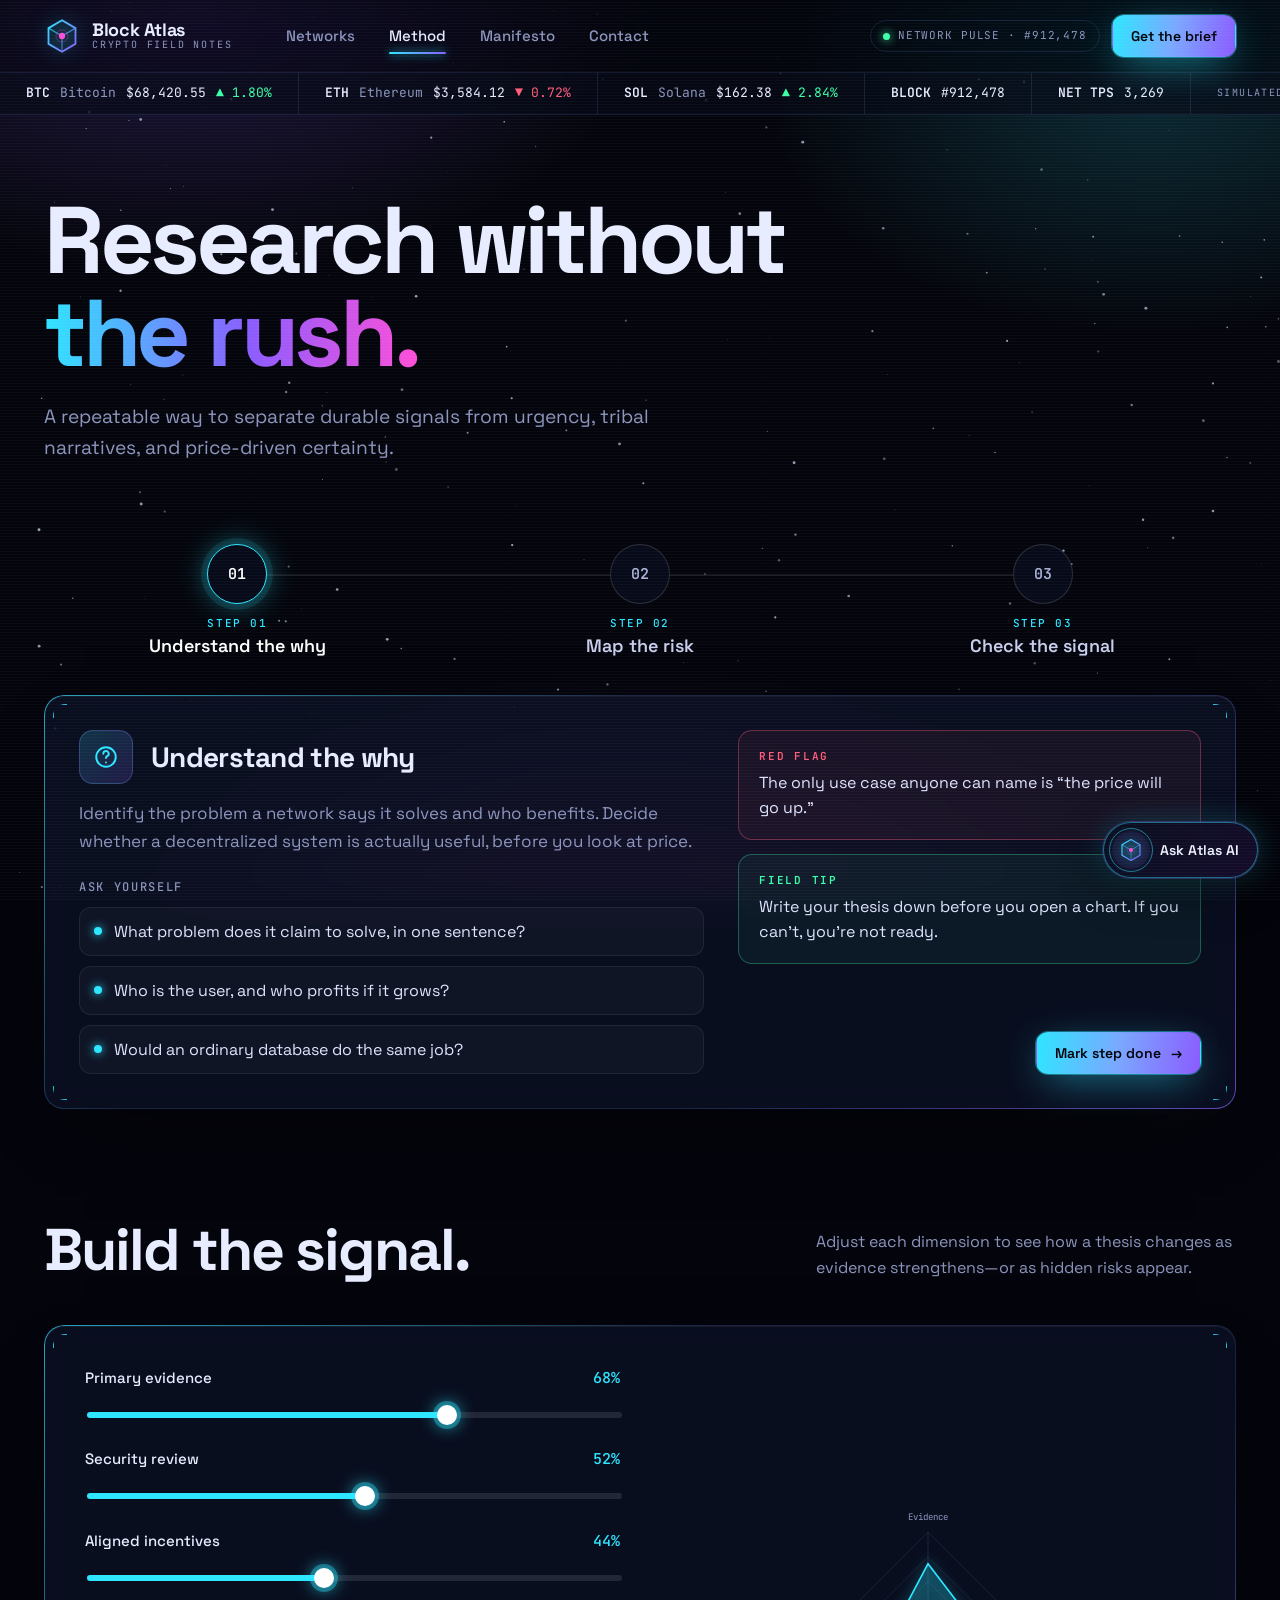
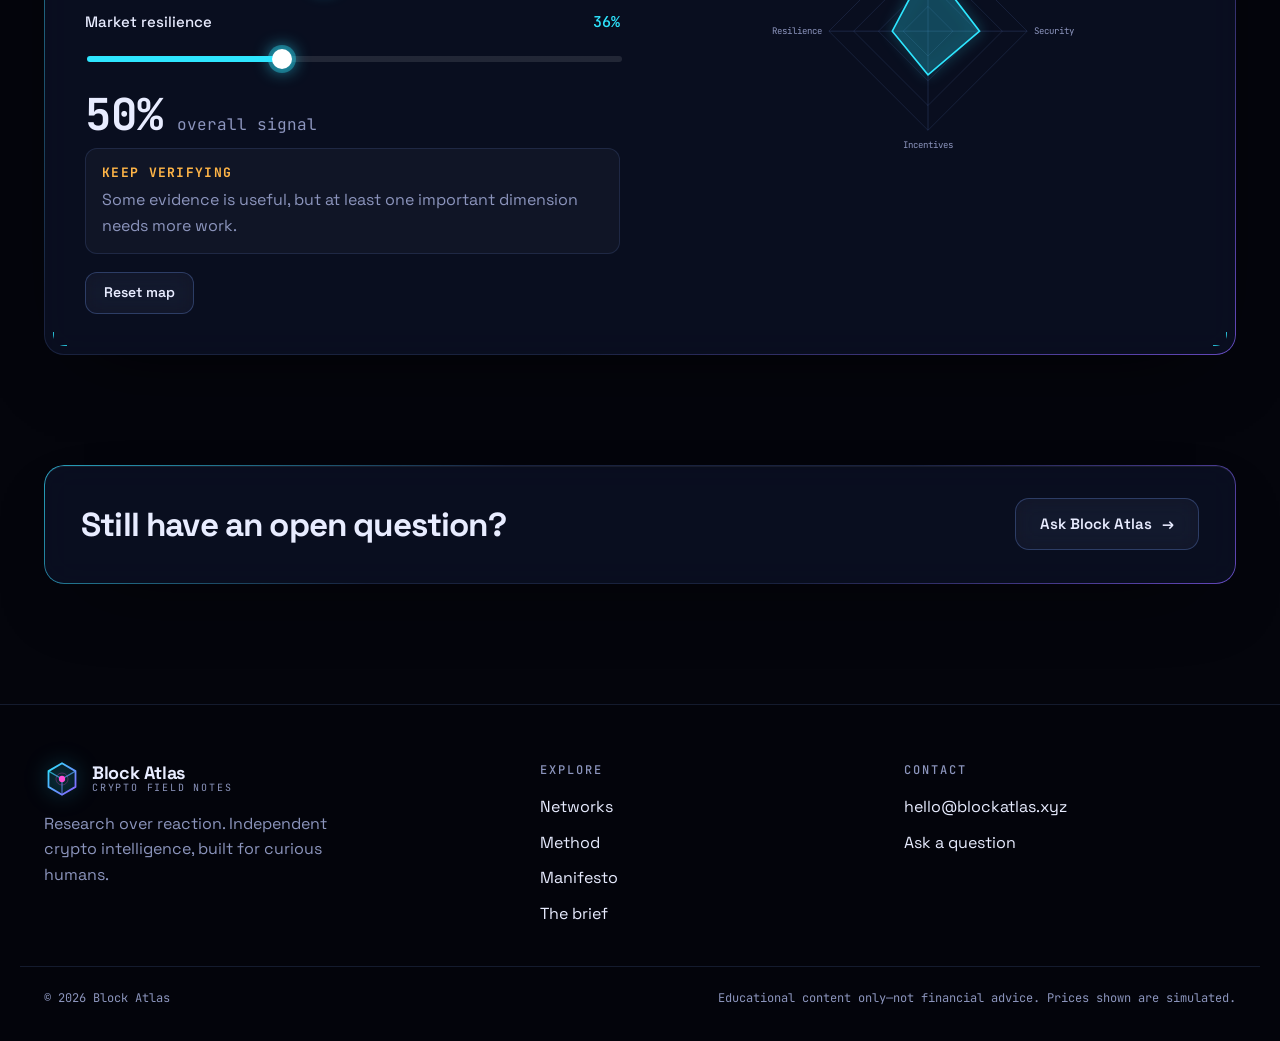
<file: method.html>
<!DOCTYPE html>
<html lang="en">
<head>
<meta charset="UTF-8">
<meta name="viewport" content="width=device-width, initial-scale=1">
<title>Method — Block Atlas</title>
<meta name="description" content="The Block Atlas method: understand the why, map the risk, check the signal.">
<meta name="theme-color" content="#04050c">
<link rel="icon" href="favicon.svg" type="image/svg+xml">
<link rel="preconnect" href="https://fonts.googleapis.com"><link rel="preconnect" href="https://fonts.gstatic.com" crossorigin>
<link href="https://fonts.googleapis.com/css2?family=JetBrains+Mono:wght@400;500;600&family=Space+Grotesk:wght@400;500;600;700&display=swap" rel="stylesheet">
<link rel="stylesheet" href="styles.css">
</head>
<body>
<a class="skip" href="#main">Skip to content</a>
<div class="space" aria-hidden="true"></div><canvas id="stars" aria-hidden="true"></canvas><div class="scanlines" aria-hidden="true"></div>
<header class="site-header">
  <div class="wrap header-row">
    <a class="logo" href="index.html" aria-label="Block Atlas home"><svg class="logo-mark" viewBox="0 0 48 48" aria-hidden="true"><defs><linearGradient id="lg" x1="0" y1="0" x2="1" y2="1"><stop offset="0" stop-color="#2ee6ff"/><stop offset="1" stop-color="#8b5cff"/></linearGradient></defs><path d="M24 3 42 13.5v21L24 45 6 34.5v-21Z" fill="rgba(46,230,255,.06)" stroke="url(#lg)" stroke-width="2.4" stroke-linejoin="round"/><path d="M24 24 6 13.5M24 24l18-10.5M24 24v21" stroke="url(#lg)" stroke-width="1.6" opacity=".7"/><circle cx="24" cy="24" r="4.2" fill="#ff4fd8"/><circle cx="24" cy="24" r="8" fill="none" stroke="#ff4fd8" stroke-opacity=".35"/></svg><span class="logo-text"><b>Block Atlas</b><small>Crypto Field Notes</small></span></a>
    <nav class="main-nav" aria-label="Main"><a href="networks.html">Networks</a><a href="method.html" aria-current="page">Method</a><a href="manifesto.html">Manifesto</a><a href="contact.html">Contact</a></nav>
    <div class="header-actions">
      <span class="status-pill"><i></i>NETWORK PULSE · <span data-block>—</span></span>
      <a class="btn btn-primary btn-sm" href="brief.html">Get the brief</a>
      <button class="menu-btn" id="menuBtn" aria-label="Menu" aria-expanded="false" aria-controls="mobilePanel"><span></span><span></span></button>
    </div>
  </div>
  <nav class="mobile-panel" id="mobilePanel" aria-label="Mobile"><a href="networks.html">Networks</a><a href="method.html">Method</a><a href="manifesto.html">Manifesto</a><a href="contact.html">Contact</a><a class="btn btn-primary" href="brief.html">Get the brief</a></nav>
</header>
<div class="ticker" aria-label="Simulated market ticker"><div class="ticker-track"><span class="tick"><b>BTC</b><span class="muted">Bitcoin</span><span class="px" data-px="BTC">—</span><span class="ch" data-ch="BTC">—</span></span><span class="tick"><b>ETH</b><span class="muted">Ethereum</span><span class="px" data-px="ETH">—</span><span class="ch" data-ch="ETH">—</span></span><span class="tick"><b>SOL</b><span class="muted">Solana</span><span class="px" data-px="SOL">—</span><span class="ch" data-ch="SOL">—</span></span><span class="tick"><b>BLOCK</b><span class="px" data-block>—</span></span><span class="tick"><b>NET TPS</b><span class="px" data-tps>—</span></span><span class="tick"><span class="sim">SIMULATED DATA · NOT LIVE PRICES</span></span><span class="tick"><b>BTC</b><span class="muted">Bitcoin</span><span class="px" data-px="BTC">—</span><span class="ch" data-ch="BTC">—</span></span><span class="tick"><b>ETH</b><span class="muted">Ethereum</span><span class="px" data-px="ETH">—</span><span class="ch" data-ch="ETH">—</span></span><span class="tick"><b>SOL</b><span class="muted">Solana</span><span class="px" data-px="SOL">—</span><span class="ch" data-ch="SOL">—</span></span><span class="tick"><b>BLOCK</b><span class="px" data-block>—</span></span><span class="tick"><b>NET TPS</b><span class="px" data-tps>—</span></span><span class="tick"><span class="sim">SIMULATED DATA · NOT LIVE PRICES</span></span></div></div>
<main id="main">

<section class="wrap page-hero">
  <h1 class="h-xl" data-reveal style="--d:80ms">Research without<br><span class="grad">the rush.</span></h1>
  <p class="lede" data-reveal style="--d:160ms">A repeatable way to separate durable signals from urgency, tribal narratives, and price-driven certainty.</p>
</section>
<section class="wrap section" style="padding-top:50px"><div class="stepper" id="stepper" data-reveal><div class="stepper-rail"><div class="stepper-line" aria-hidden="true"><i></i></div><div class="stabs" role="tablist" aria-label="Research method steps"><button class="stab" role="tab" id="stab0" aria-controls="spane0" aria-selected="true" tabindex="0" data-step="0"><span class="stab-num"><em>01</em><svg viewBox="0 0 24 24" aria-hidden="true"><path d="M5 12.5l4.5 4.5L19 7.5" fill="none" stroke="currentColor" stroke-width="2.6" stroke-linecap="round" stroke-linejoin="round"/></svg></span><span class="stab-text"><small>Step 01</small><b>Understand the why</b></span></button><button class="stab" role="tab" id="stab1" aria-controls="spane1" aria-selected="false" tabindex="-1" data-step="1"><span class="stab-num"><em>02</em><svg viewBox="0 0 24 24" aria-hidden="true"><path d="M5 12.5l4.5 4.5L19 7.5" fill="none" stroke="currentColor" stroke-width="2.6" stroke-linecap="round" stroke-linejoin="round"/></svg></span><span class="stab-text"><small>Step 02</small><b>Map the risk</b></span></button><button class="stab" role="tab" id="stab2" aria-controls="spane2" aria-selected="false" tabindex="-1" data-step="2"><span class="stab-num"><em>03</em><svg viewBox="0 0 24 24" aria-hidden="true"><path d="M5 12.5l4.5 4.5L19 7.5" fill="none" stroke="currentColor" stroke-width="2.6" stroke-linecap="round" stroke-linejoin="round"/></svg></span><span class="stab-text"><small>Step 03</small><b>Check the signal</b></span></button></div></div><div class="glass glow-edge spane hud-corners" role="tabpanel" id="spane0" aria-labelledby="stab0" data-pane="0"><div class="spane-main"><div class="spane-head"><div class="feature-icon"><svg viewBox="0 0 24 24" fill="none" stroke="currentColor" stroke-width="1.8" stroke-linecap="round" stroke-linejoin="round"><circle cx="12" cy="12" r="9"/><path d="M9.5 9a2.5 2.5 0 1 1 3.5 2.3c-.7.3-1 .9-1 1.7M12 17h.01"/></svg></div><h3>Understand the why</h3></div><p class="spane-lede">Identify the problem a network says it solves and who benefits. Decide whether a decentralized system is actually useful, before you look at price.</p><h4>Ask yourself</h4><ul class="sq"><li><span class="sq-dot" aria-hidden="true"></span>What problem does it claim to solve, in one sentence?</li><li><span class="sq-dot" aria-hidden="true"></span>Who is the user, and who profits if it grows?</li><li><span class="sq-dot" aria-hidden="true"></span>Would an ordinary database do the same job?</li></ul></div><aside class="spane-side"><div class="sbox flag"><span>Red flag</span><p>The only use case anyone can name is “the price will go up.”</p></div><div class="sbox tip"><span>Field tip</span><p>Write your thesis down before you open a chart. If you can’t, you’re not ready.</p></div><div class="spane-actions"><span></span><button type="button" class="btn btn-primary btn-sm" data-done>Mark step done <span aria-hidden="true">→</span></button></div></aside></div><div class="glass glow-edge spane hud-corners" role="tabpanel" id="spane1" aria-labelledby="stab1" data-pane="1" hidden><div class="spane-main"><div class="spane-head"><div class="feature-icon"><svg viewBox="0 0 24 24" fill="none" stroke="currentColor" stroke-width="1.8" stroke-linecap="round" stroke-linejoin="round"><path d="M12 3 2 20h20Z"/><path d="M12 10v4M12 17h.01"/></svg></div><h3>Map the risk</h3></div><p class="spane-lede">Examine custody, code, liquidity, governance and incentive risk. Every convenience carries a tradeoff worth naming.</p><h4>Ask yourself</h4><ul class="sq"><li><span class="sq-dot" aria-hidden="true"></span>Custody: who actually holds the keys?</li><li><span class="sq-dot" aria-hidden="true"></span>Code: has it been audited, or hacked before?</li><li><span class="sq-dot" aria-hidden="true"></span>Liquidity: could you exit if you needed to?</li><li><span class="sq-dot" aria-hidden="true"></span>Governance: who can change the rules, and how?</li></ul></div><aside class="spane-side"><div class="sbox flag"><span>Red flag</span><p>High yields with no clear explanation of where the money comes from.</p></div><div class="sbox tip"><span>Field tip</span><p>Name the worst realistic outcome, then size your position as if it will happen.</p></div><div class="spane-actions"><button type="button" class="btn btn-ghost btn-sm" data-prev>← Back</button><button type="button" class="btn btn-primary btn-sm" data-done>Mark step done <span aria-hidden="true">→</span></button></div></aside></div><div class="glass glow-edge spane hud-corners" role="tabpanel" id="spane2" aria-labelledby="stab2" data-pane="2" hidden><div class="spane-main"><div class="spane-head"><div class="feature-icon"><svg viewBox="0 0 24 24" fill="none" stroke="currentColor" stroke-width="1.8" stroke-linecap="round" stroke-linejoin="round"><path d="M3 12h3l3-7 4 14 3-7h5"/></svg></div><h3>Check the signal</h3></div><p class="spane-lede">Rely on primary documentation and transparent data. Observe patiently instead of trusting screenshots, slogans or anonymous certainty.</p><h4>Ask yourself</h4><ul class="sq"><li><span class="sq-dot" aria-hidden="true"></span>Is there official documentation and open code?</li><li><span class="sq-dot" aria-hidden="true"></span>Can the key claims be verified on-chain?</li><li><span class="sq-dot" aria-hidden="true"></span>Who disagrees with the thesis, and why?</li></ul></div><aside class="spane-side"><div class="sbox flag"><span>Red flag</span><p>Screenshots, anonymous “insiders” and countdown timers telling you to hurry.</p></div><div class="sbox tip"><span>Field tip</span><p>Wait a week. Durable signals survive patience; hype usually doesn’t.</p></div><div class="spane-actions"><button type="button" class="btn btn-ghost btn-sm" data-prev>← Back</button><button type="button" class="btn btn-primary btn-sm" data-done>Finish the method <span aria-hidden="true">→</span></button></div></aside></div><div class="stepper-done" hidden><b>Method complete.</b> Now put it to work: score a network on the research map below. <a class="arrow-link" href="#researchMap">Open the map <span aria-hidden="true">→</span></a></div></div></section>
<section class="wrap section">
  <div class="section-head"><div><h2 class="h-lg" data-reveal>Build the signal.</h2></div><p class="muted" data-reveal>Adjust each dimension to see how a thesis changes as evidence strengthens—or as hidden risks appear.</p></div>
  <div class="glass glow-edge map-panel hud-corners" id="researchMap" data-reveal>
    <div><div class="slider-row"><label for="s-ev">Primary evidence<output for="s-ev">68%</output></label><input id="s-ev" type="range" min="0" max="100" value="68"></div><div class="slider-row"><label for="s-sec">Security review<output for="s-sec">52%</output></label><input id="s-sec" type="range" min="0" max="100" value="52"></div><div class="slider-row"><label for="s-inc">Aligned incentives<output for="s-inc">44%</output></label><input id="s-inc" type="range" min="0" max="100" value="44"></div><div class="slider-row"><label for="s-res">Market resilience<output for="s-res">36%</output></label><input id="s-res" type="range" min="0" max="100" value="36"></div>
      <div class="score"><b id="mapScore">50%</b><span class="muted mono">overall signal</span></div>
      <div class="verdict" id="mapVerdict" aria-live="polite"><strong>Keep verifying</strong><span class="muted"></span></div>
      <button class="btn btn-ghost btn-sm" id="mapReset" type="button" style="margin-top:18px">Reset map</button>
    </div>
    <svg class="radar" viewBox="-70 0 460 340" role="img" aria-label="Research radar chart"><polygon class="ring" points="160.0,130.0 190.0,160.0 160.0,190.0 130.0,160.0"/><polygon class="ring" points="160.0,100.0 220.0,160.0 160.0,220.0 100.0,160.0"/><polygon class="ring" points="160.0,70.0 250.0,160.0 160.0,250.0 70.0,160.0"/><polygon class="ring" points="160.0,40.0 280.0,160.0 160.0,280.0 40.0,160.0"/><line class="axis" x1="160" y1="160" x2="160.0" y2="40.0"/><line class="axis" x1="160" y1="160" x2="280.0" y2="160.0"/><line class="axis" x1="160" y1="160" x2="160.0" y2="280.0"/><line class="axis" x1="160" y1="160" x2="40.0" y2="160.0"/><polygon class="shape" points=""/><text x="160" y="26" text-anchor="middle">Evidence</text><text x="288" y="164" text-anchor="start">Security</text><text x="160" y="302" text-anchor="middle">Incentives</text><text x="32" y="164" text-anchor="end">Resilience</text></svg>
  </div>
</section>
<section class="wrap section"><div class="glass glow-edge signal" data-reveal><div><h2>Still have an open question?</h2></div><a class="btn btn-ghost" href="contact.html">Ask Block Atlas <span aria-hidden="true">→</span></a></div></section>

</main>
<footer class="site-footer">
  <div class="wrap footer-grid">
    <div><a class="logo" href="index.html"><svg class="logo-mark" viewBox="0 0 48 48" aria-hidden="true"><defs><linearGradient id="lg" x1="0" y1="0" x2="1" y2="1"><stop offset="0" stop-color="#2ee6ff"/><stop offset="1" stop-color="#8b5cff"/></linearGradient></defs><path d="M24 3 42 13.5v21L24 45 6 34.5v-21Z" fill="rgba(46,230,255,.06)" stroke="url(#lg)" stroke-width="2.4" stroke-linejoin="round"/><path d="M24 24 6 13.5M24 24l18-10.5M24 24v21" stroke="url(#lg)" stroke-width="1.6" opacity=".7"/><circle cx="24" cy="24" r="4.2" fill="#ff4fd8"/><circle cx="24" cy="24" r="8" fill="none" stroke="#ff4fd8" stroke-opacity=".35"/></svg><span class="logo-text"><b>Block Atlas</b><small>Crypto Field Notes</small></span></a><p class="tagline">Research over reaction. Independent crypto intelligence, built for curious humans.</p></div>
    <div><h2>Explore</h2><ul><li><a href="networks.html">Networks</a></li><li><a href="method.html">Method</a></li><li><a href="manifesto.html">Manifesto</a></li><li><a href="brief.html">The brief</a></li></ul></div>
    <div><h2>Contact</h2><ul><li><a href="mailto:hello@blockatlas.xyz">hello@blockatlas.xyz</a></li><li><a href="contact.html">Ask a question</a></li></ul></div>
  </div>
  <div class="wrap footer-bottom"><span>© 2026 Block Atlas</span><span>Educational content only—not financial advice. Prices shown are simulated.</span></div>
</footer>
<button class="chat-fab" id="chatFab" aria-label="Open the Atlas AI chat" aria-expanded="false" aria-controls="chatPanel"><span class="chat-fab-core"><svg class="logo-mark" viewBox="0 0 48 48" aria-hidden="true"><defs><linearGradient id="lg" x1="0" y1="0" x2="1" y2="1"><stop offset="0" stop-color="#2ee6ff"/><stop offset="1" stop-color="#8b5cff"/></linearGradient></defs><path d="M24 3 42 13.5v21L24 45 6 34.5v-21Z" fill="rgba(46,230,255,.06)" stroke="url(#lg)" stroke-width="2.4" stroke-linejoin="round"/><path d="M24 24 6 13.5M24 24l18-10.5M24 24v21" stroke="url(#lg)" stroke-width="1.6" opacity=".7"/><circle cx="24" cy="24" r="4.2" fill="#ff4fd8"/><circle cx="24" cy="24" r="8" fill="none" stroke="#ff4fd8" stroke-opacity=".35"/></svg></span><span class="chat-fab-label">Ask Atlas AI</span></button>
<section class="chat-panel" id="chatPanel" role="dialog" aria-label="Atlas AI chat" aria-hidden="true">
  <header class="chat-head"><div class="chat-id"><span class="chat-avatar"><svg class="logo-mark" viewBox="0 0 48 48" aria-hidden="true"><defs><linearGradient id="lg" x1="0" y1="0" x2="1" y2="1"><stop offset="0" stop-color="#2ee6ff"/><stop offset="1" stop-color="#8b5cff"/></linearGradient></defs><path d="M24 3 42 13.5v21L24 45 6 34.5v-21Z" fill="rgba(46,230,255,.06)" stroke="url(#lg)" stroke-width="2.4" stroke-linejoin="round"/><path d="M24 24 6 13.5M24 24l18-10.5M24 24v21" stroke="url(#lg)" stroke-width="1.6" opacity=".7"/><circle cx="24" cy="24" r="4.2" fill="#ff4fd8"/><circle cx="24" cy="24" r="8" fill="none" stroke="#ff4fd8" stroke-opacity=".35"/></svg></span><div><b>Atlas AI</b><small>Crypto field guide · <i></i>online</small></div></div><button class="chat-close" id="chatClose" aria-label="Close chat">✕</button></header>
  <div class="chat-log" id="chatLog" aria-live="polite"></div>
  <div class="chat-chips" id="chatChips"></div>
  <form class="chat-form" id="chatForm" autocomplete="off"><input id="chatInput" maxlength="500" placeholder="Ask a simple crypto question…" aria-label="Your question"><button type="submit" aria-label="Send"><span aria-hidden="true">→</span></button></form>
  <p class="chat-note">Educational answers only, not financial advice. AI can make mistakes.</p>
</section>
<script src="chat.js"></script>
<script src="app.js"></script>
</body>
</html>
</file>
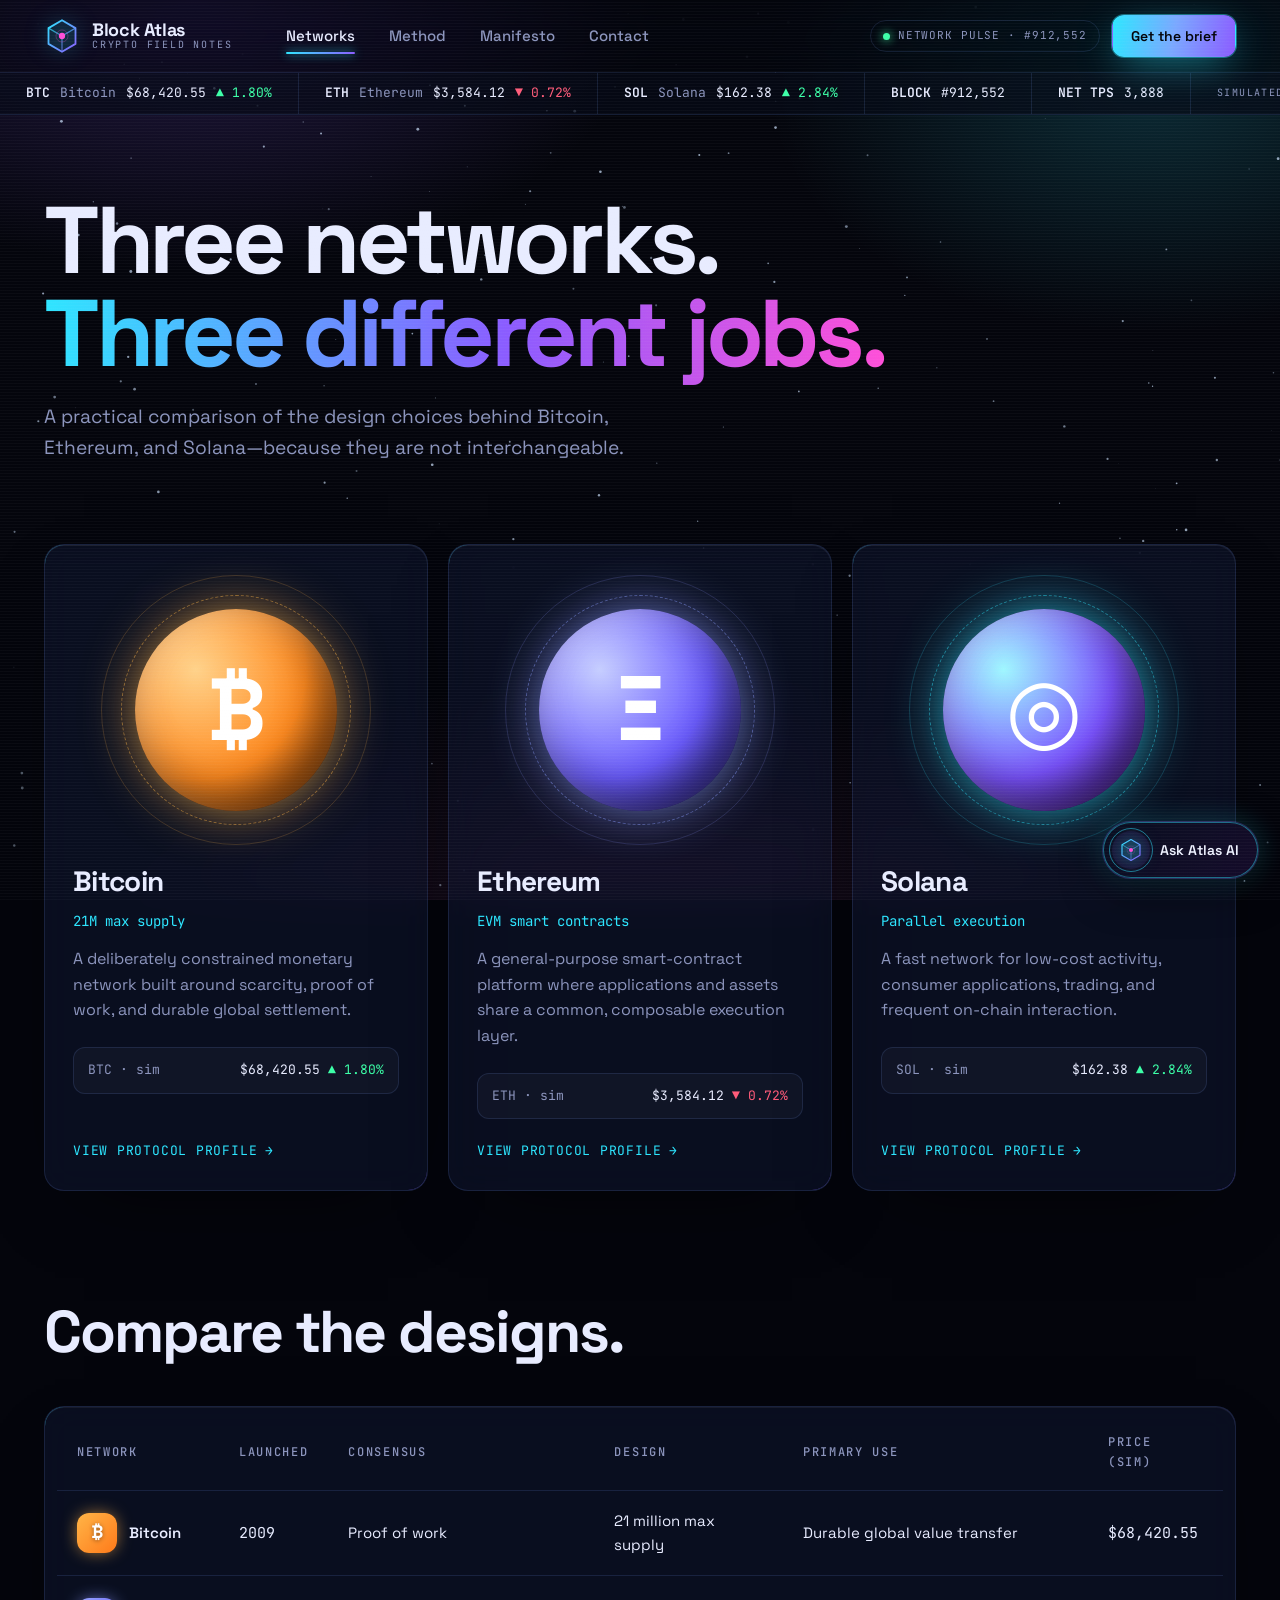
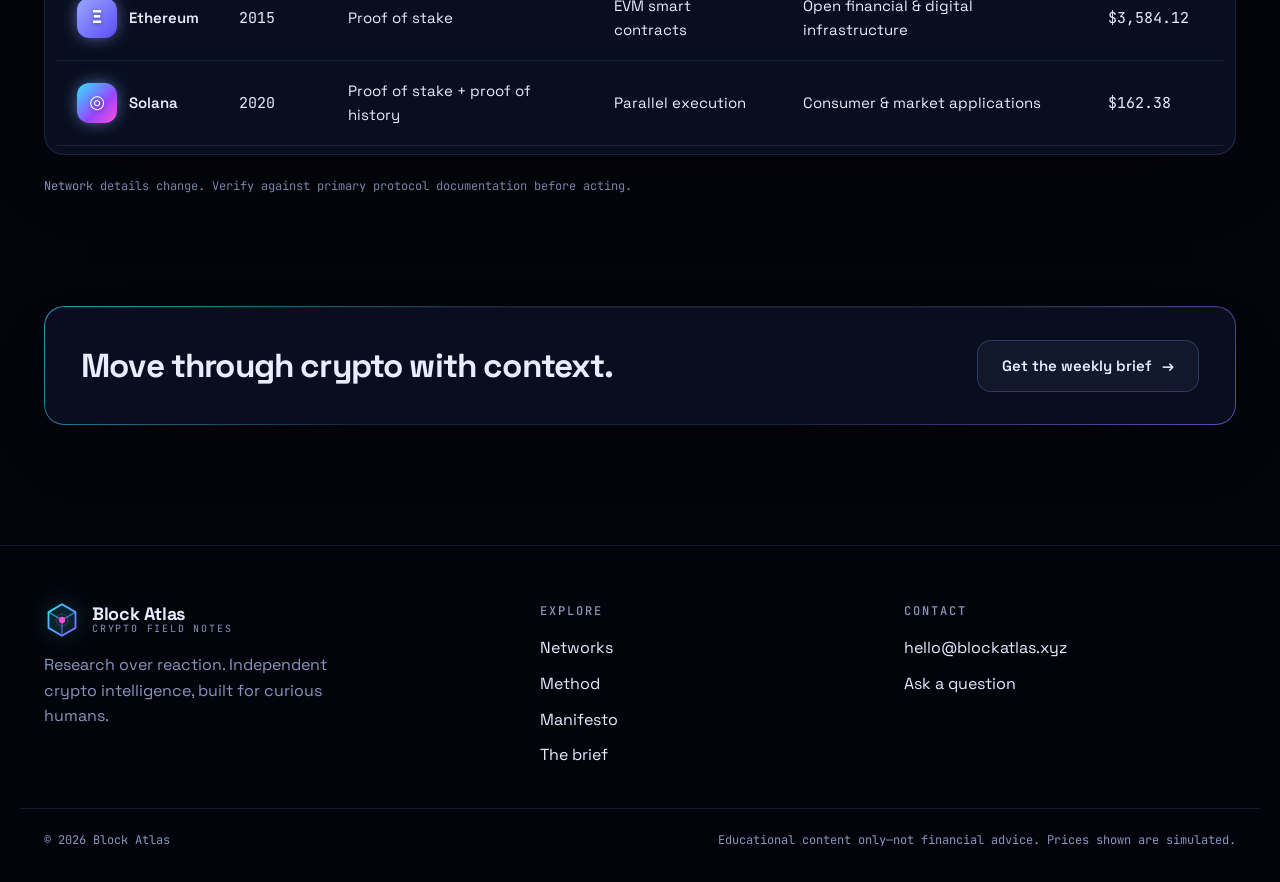
<file: networks.html>
<!DOCTYPE html>
<html lang="en">
<head>
<meta charset="UTF-8">
<meta name="viewport" content="width=device-width, initial-scale=1">
<title>Networks — Block Atlas</title>
<meta name="description" content="Compare Bitcoin, Ethereum, and Solana: three networks with three different jobs.">
<meta name="theme-color" content="#04050c">
<link rel="icon" href="favicon.svg" type="image/svg+xml">
<link rel="preconnect" href="https://fonts.googleapis.com"><link rel="preconnect" href="https://fonts.gstatic.com" crossorigin>
<link href="https://fonts.googleapis.com/css2?family=JetBrains+Mono:wght@400;500;600&family=Space+Grotesk:wght@400;500;600;700&display=swap" rel="stylesheet">
<link rel="stylesheet" href="styles.css">
</head>
<body>
<a class="skip" href="#main">Skip to content</a>
<div class="space" aria-hidden="true"></div><canvas id="stars" aria-hidden="true"></canvas><div class="scanlines" aria-hidden="true"></div>
<header class="site-header">
  <div class="wrap header-row">
    <a class="logo" href="index.html" aria-label="Block Atlas home"><svg class="logo-mark" viewBox="0 0 48 48" aria-hidden="true"><defs><linearGradient id="lg" x1="0" y1="0" x2="1" y2="1"><stop offset="0" stop-color="#2ee6ff"/><stop offset="1" stop-color="#8b5cff"/></linearGradient></defs><path d="M24 3 42 13.5v21L24 45 6 34.5v-21Z" fill="rgba(46,230,255,.06)" stroke="url(#lg)" stroke-width="2.4" stroke-linejoin="round"/><path d="M24 24 6 13.5M24 24l18-10.5M24 24v21" stroke="url(#lg)" stroke-width="1.6" opacity=".7"/><circle cx="24" cy="24" r="4.2" fill="#ff4fd8"/><circle cx="24" cy="24" r="8" fill="none" stroke="#ff4fd8" stroke-opacity=".35"/></svg><span class="logo-text"><b>Block Atlas</b><small>Crypto Field Notes</small></span></a>
    <nav class="main-nav" aria-label="Main"><a href="networks.html" aria-current="page">Networks</a><a href="method.html">Method</a><a href="manifesto.html">Manifesto</a><a href="contact.html">Contact</a></nav>
    <div class="header-actions">
      <span class="status-pill"><i></i>NETWORK PULSE · <span data-block>—</span></span>
      <a class="btn btn-primary btn-sm" href="brief.html">Get the brief</a>
      <button class="menu-btn" id="menuBtn" aria-label="Menu" aria-expanded="false" aria-controls="mobilePanel"><span></span><span></span></button>
    </div>
  </div>
  <nav class="mobile-panel" id="mobilePanel" aria-label="Mobile"><a href="networks.html">Networks</a><a href="method.html">Method</a><a href="manifesto.html">Manifesto</a><a href="contact.html">Contact</a><a class="btn btn-primary" href="brief.html">Get the brief</a></nav>
</header>
<div class="ticker" aria-label="Simulated market ticker"><div class="ticker-track"><span class="tick"><b>BTC</b><span class="muted">Bitcoin</span><span class="px" data-px="BTC">—</span><span class="ch" data-ch="BTC">—</span></span><span class="tick"><b>ETH</b><span class="muted">Ethereum</span><span class="px" data-px="ETH">—</span><span class="ch" data-ch="ETH">—</span></span><span class="tick"><b>SOL</b><span class="muted">Solana</span><span class="px" data-px="SOL">—</span><span class="ch" data-ch="SOL">—</span></span><span class="tick"><b>BLOCK</b><span class="px" data-block>—</span></span><span class="tick"><b>NET TPS</b><span class="px" data-tps>—</span></span><span class="tick"><span class="sim">SIMULATED DATA · NOT LIVE PRICES</span></span><span class="tick"><b>BTC</b><span class="muted">Bitcoin</span><span class="px" data-px="BTC">—</span><span class="ch" data-ch="BTC">—</span></span><span class="tick"><b>ETH</b><span class="muted">Ethereum</span><span class="px" data-px="ETH">—</span><span class="ch" data-ch="ETH">—</span></span><span class="tick"><b>SOL</b><span class="muted">Solana</span><span class="px" data-px="SOL">—</span><span class="ch" data-ch="SOL">—</span></span><span class="tick"><b>BLOCK</b><span class="px" data-block>—</span></span><span class="tick"><b>NET TPS</b><span class="px" data-tps>—</span></span><span class="tick"><span class="sim">SIMULATED DATA · NOT LIVE PRICES</span></span></div></div>
<main id="main">

<section class="wrap page-hero">
  <h1 class="h-xl" data-reveal style="--d:80ms">Three networks.<br><span class="grad">Three different jobs.</span></h1>
  <p class="lede" data-reveal style="--d:160ms">A practical comparison of the design choices behind Bitcoin, Ethereum, and Solana—because they are not interchangeable.</p>
</section>
<section class="wrap section" style="padding-top:50px">
  <div class="net-grid">
    <article class="glass net-card glow-edge" data-reveal data-tilt style="--d:0ms">
      <div class="orb orb-btc">₿</div>
      <h3>Bitcoin</h3><div class="net-stat">21M max supply</div>
      <p>A deliberately constrained monetary network built around scarcity, proof of work, and durable global settlement.</p>
      <div class="mini-px"><span class="muted">BTC · sim</span><span><span data-px="BTC">—</span> <span class="ch" data-ch="BTC">—</span></span></div>
      <a class="arrow-link" href="bitcoin.html">View protocol profile <span aria-hidden="true">→</span></a></article>
    <article class="glass net-card glow-edge" data-reveal data-tilt style="--d:120ms">
      <div class="orb orb-eth">Ξ</div>
      <h3>Ethereum</h3><div class="net-stat">EVM smart contracts</div>
      <p>A general-purpose smart-contract platform where applications and assets share a common, composable execution layer.</p>
      <div class="mini-px"><span class="muted">ETH · sim</span><span><span data-px="ETH">—</span> <span class="ch" data-ch="ETH">—</span></span></div>
      <a class="arrow-link" href="ethereum.html">View protocol profile <span aria-hidden="true">→</span></a></article>
    <article class="glass net-card glow-edge" data-reveal data-tilt style="--d:240ms">
      <div class="orb orb-sol">◎</div>
      <h3>Solana</h3><div class="net-stat">Parallel execution</div>
      <p>A fast network for low-cost activity, consumer applications, trading, and frequent on-chain interaction.</p>
      <div class="mini-px"><span class="muted">SOL · sim</span><span><span data-px="SOL">—</span> <span class="ch" data-ch="SOL">—</span></span></div>
      <a class="arrow-link" href="solana.html">View protocol profile <span aria-hidden="true">→</span></a></article>
  </div>
</section>
<section class="wrap section">
  <div class="section-head"><div><h2 class="h-lg" data-reveal>Compare the designs.</h2></div></div>
  <div class="glass glow-edge table-wrap" data-reveal>
    <table class="compare"><thead><tr><th>Network</th><th>Launched</th><th>Consensus</th><th>Design</th><th>Primary use</th><th>Price (sim)</th></tr></thead><tbody><tr><th scope="row"><a href="bitcoin.html" style="display:flex;align-items:center;gap:12px"><span class="coin coin-btc"><span>₿</span></span>Bitcoin</a></th><td class="mono">2009</td><td>Proof of work</td><td>21 million max supply</td><td>Durable global value transfer</td><td class="mono"><span data-px="BTC">—</span></td></tr><tr><th scope="row"><a href="ethereum.html" style="display:flex;align-items:center;gap:12px"><span class="coin coin-eth"><span>Ξ</span></span>Ethereum</a></th><td class="mono">2015</td><td>Proof of stake</td><td>EVM smart contracts</td><td>Open financial & digital infrastructure</td><td class="mono"><span data-px="ETH">—</span></td></tr><tr><th scope="row"><a href="solana.html" style="display:flex;align-items:center;gap:12px"><span class="coin coin-sol"><span>◎</span></span>Solana</a></th><td class="mono">2020</td><td>Proof of stake + proof of history</td><td>Parallel execution</td><td>Consumer & market applications</td><td class="mono"><span data-px="SOL">—</span></td></tr></tbody></table>
  </div>
  <p class="note">Network details change. Verify against primary protocol documentation before acting.</p>
</section>
<section class="wrap section"><div class="glass glow-edge signal" data-reveal><div><h2>Move through crypto with context.</h2></div><a class="btn btn-ghost" href="brief.html">Get the weekly brief <span aria-hidden="true">→</span></a></div></section>

</main>
<footer class="site-footer">
  <div class="wrap footer-grid">
    <div><a class="logo" href="index.html"><svg class="logo-mark" viewBox="0 0 48 48" aria-hidden="true"><defs><linearGradient id="lg" x1="0" y1="0" x2="1" y2="1"><stop offset="0" stop-color="#2ee6ff"/><stop offset="1" stop-color="#8b5cff"/></linearGradient></defs><path d="M24 3 42 13.5v21L24 45 6 34.5v-21Z" fill="rgba(46,230,255,.06)" stroke="url(#lg)" stroke-width="2.4" stroke-linejoin="round"/><path d="M24 24 6 13.5M24 24l18-10.5M24 24v21" stroke="url(#lg)" stroke-width="1.6" opacity=".7"/><circle cx="24" cy="24" r="4.2" fill="#ff4fd8"/><circle cx="24" cy="24" r="8" fill="none" stroke="#ff4fd8" stroke-opacity=".35"/></svg><span class="logo-text"><b>Block Atlas</b><small>Crypto Field Notes</small></span></a><p class="tagline">Research over reaction. Independent crypto intelligence, built for curious humans.</p></div>
    <div><h2>Explore</h2><ul><li><a href="networks.html">Networks</a></li><li><a href="method.html">Method</a></li><li><a href="manifesto.html">Manifesto</a></li><li><a href="brief.html">The brief</a></li></ul></div>
    <div><h2>Contact</h2><ul><li><a href="mailto:hello@blockatlas.xyz">hello@blockatlas.xyz</a></li><li><a href="contact.html">Ask a question</a></li></ul></div>
  </div>
  <div class="wrap footer-bottom"><span>© 2026 Block Atlas</span><span>Educational content only—not financial advice. Prices shown are simulated.</span></div>
</footer>
<button class="chat-fab" id="chatFab" aria-label="Open the Atlas AI chat" aria-expanded="false" aria-controls="chatPanel"><span class="chat-fab-core"><svg class="logo-mark" viewBox="0 0 48 48" aria-hidden="true"><defs><linearGradient id="lg" x1="0" y1="0" x2="1" y2="1"><stop offset="0" stop-color="#2ee6ff"/><stop offset="1" stop-color="#8b5cff"/></linearGradient></defs><path d="M24 3 42 13.5v21L24 45 6 34.5v-21Z" fill="rgba(46,230,255,.06)" stroke="url(#lg)" stroke-width="2.4" stroke-linejoin="round"/><path d="M24 24 6 13.5M24 24l18-10.5M24 24v21" stroke="url(#lg)" stroke-width="1.6" opacity=".7"/><circle cx="24" cy="24" r="4.2" fill="#ff4fd8"/><circle cx="24" cy="24" r="8" fill="none" stroke="#ff4fd8" stroke-opacity=".35"/></svg></span><span class="chat-fab-label">Ask Atlas AI</span></button>
<section class="chat-panel" id="chatPanel" role="dialog" aria-label="Atlas AI chat" aria-hidden="true">
  <header class="chat-head"><div class="chat-id"><span class="chat-avatar"><svg class="logo-mark" viewBox="0 0 48 48" aria-hidden="true"><defs><linearGradient id="lg" x1="0" y1="0" x2="1" y2="1"><stop offset="0" stop-color="#2ee6ff"/><stop offset="1" stop-color="#8b5cff"/></linearGradient></defs><path d="M24 3 42 13.5v21L24 45 6 34.5v-21Z" fill="rgba(46,230,255,.06)" stroke="url(#lg)" stroke-width="2.4" stroke-linejoin="round"/><path d="M24 24 6 13.5M24 24l18-10.5M24 24v21" stroke="url(#lg)" stroke-width="1.6" opacity=".7"/><circle cx="24" cy="24" r="4.2" fill="#ff4fd8"/><circle cx="24" cy="24" r="8" fill="none" stroke="#ff4fd8" stroke-opacity=".35"/></svg></span><div><b>Atlas AI</b><small>Crypto field guide · <i></i>online</small></div></div><button class="chat-close" id="chatClose" aria-label="Close chat">✕</button></header>
  <div class="chat-log" id="chatLog" aria-live="polite"></div>
  <div class="chat-chips" id="chatChips"></div>
  <form class="chat-form" id="chatForm" autocomplete="off"><input id="chatInput" maxlength="500" placeholder="Ask a simple crypto question…" aria-label="Your question"><button type="submit" aria-label="Send"><span aria-hidden="true">→</span></button></form>
  <p class="chat-note">Educational answers only, not financial advice. AI can make mistakes.</p>
</section>
<script src="chat.js"></script>
<script src="app.js"></script>
</body>
</html>
</file>
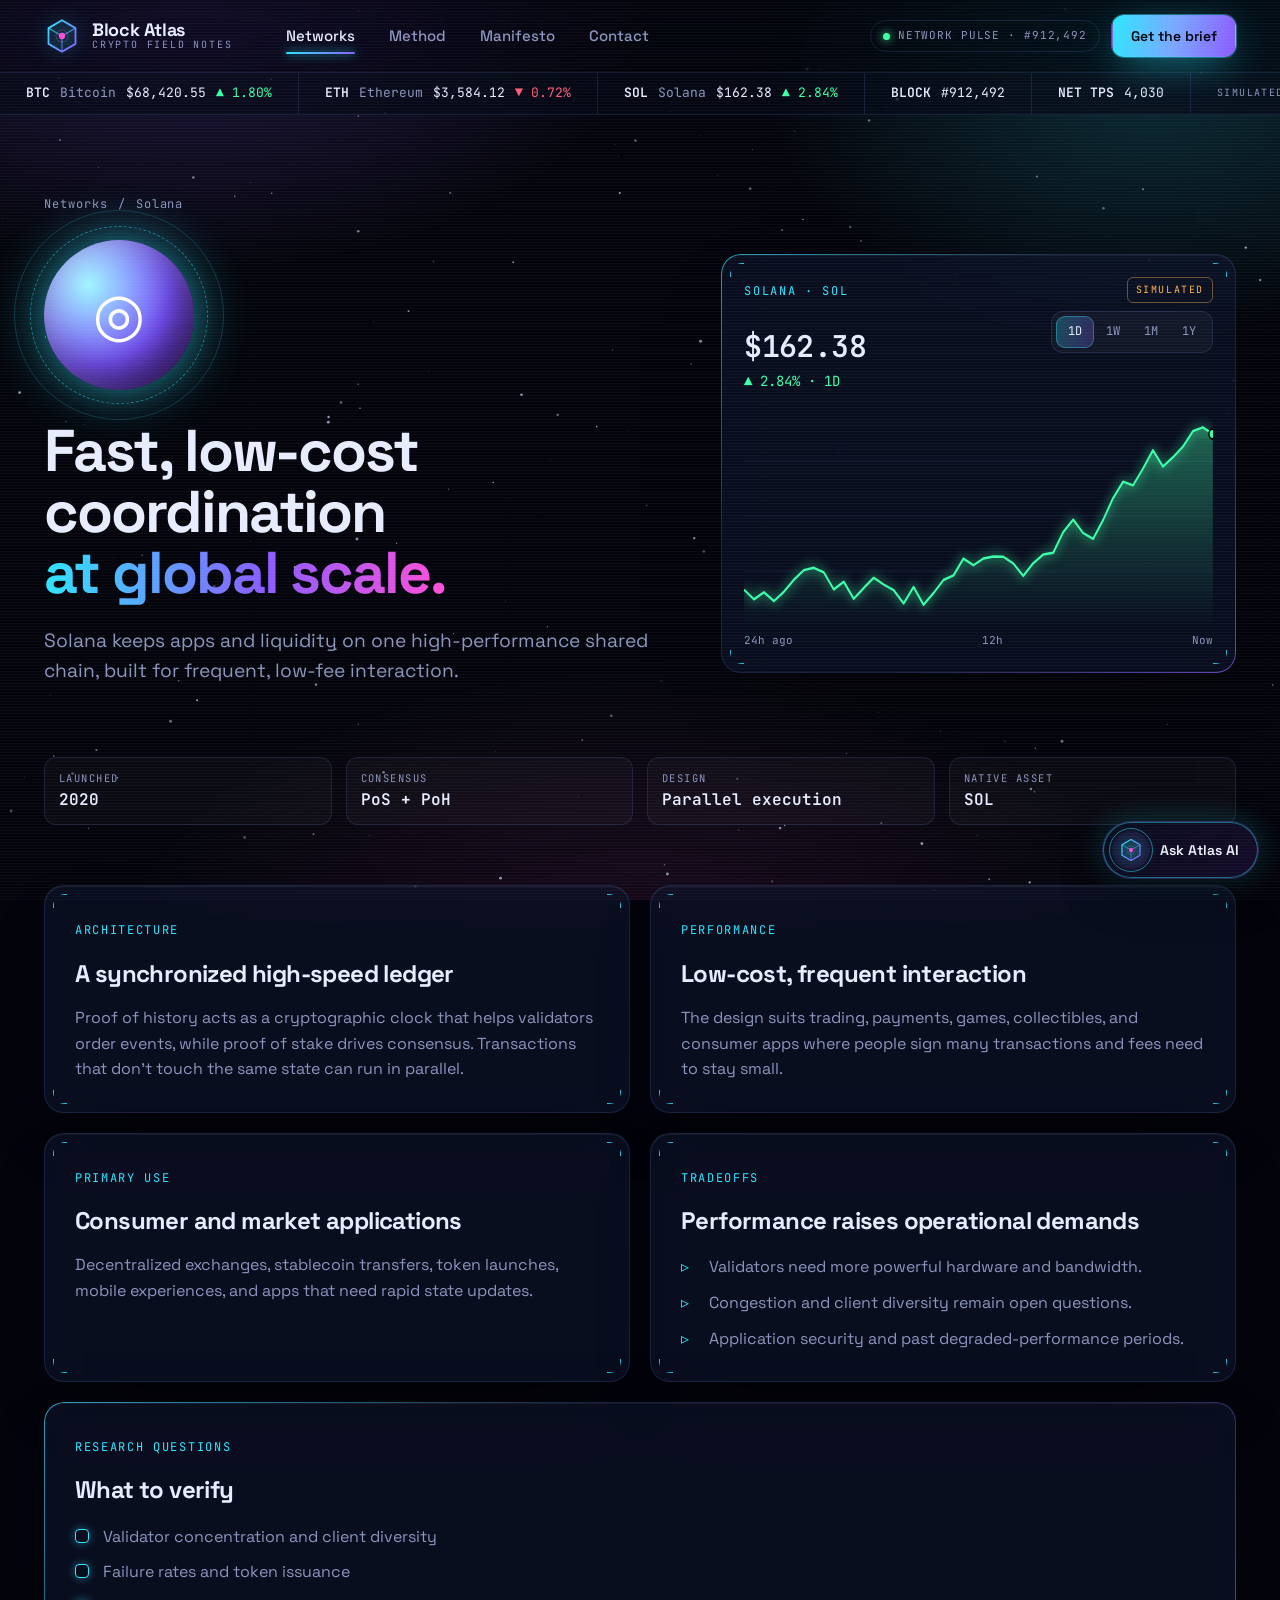
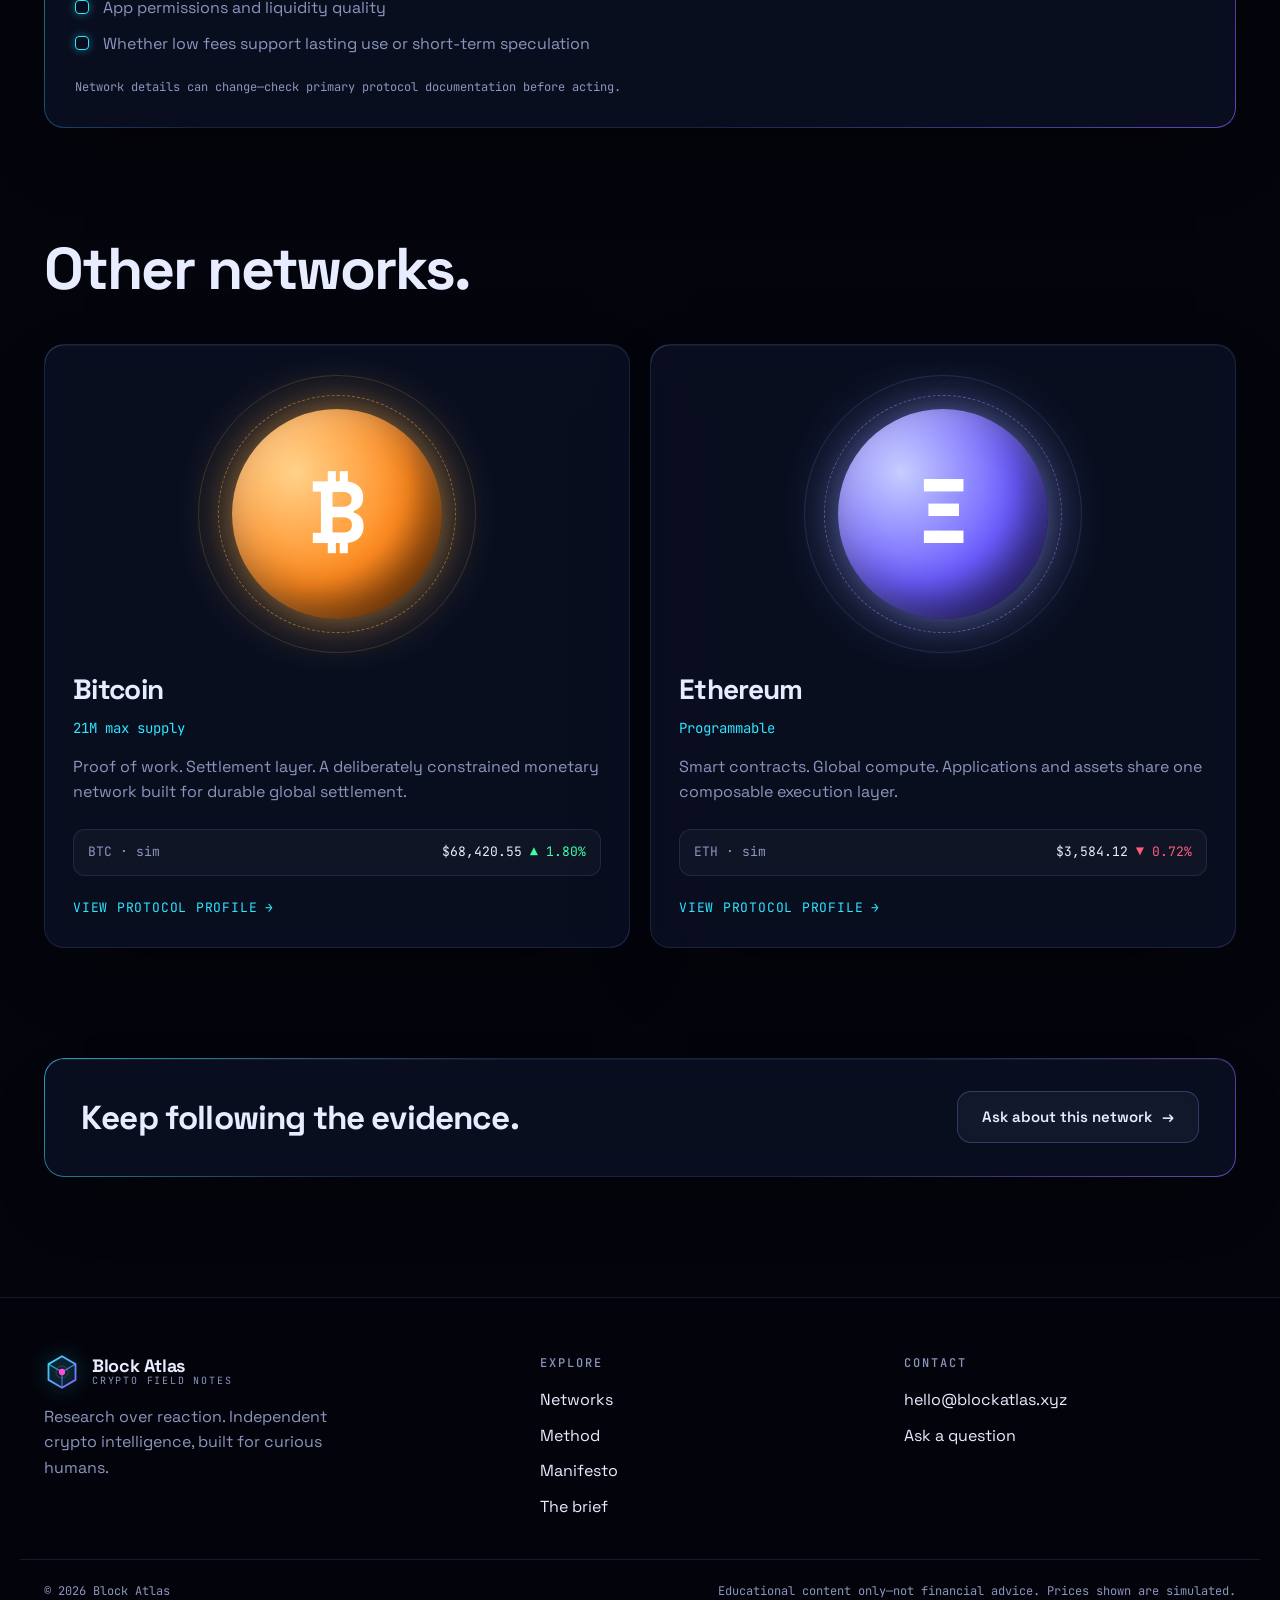
<file: solana.html>
<!DOCTYPE html>
<html lang="en">
<head>
<meta charset="UTF-8">
<meta name="viewport" content="width=device-width, initial-scale=1">
<title>Solana — Block Atlas</title>
<meta name="description" content="Solana protocol profile: architecture, tradeoffs, and what to verify.">
<meta name="theme-color" content="#04050c">
<link rel="icon" href="favicon.svg" type="image/svg+xml">
<link rel="preconnect" href="https://fonts.googleapis.com"><link rel="preconnect" href="https://fonts.gstatic.com" crossorigin>
<link href="https://fonts.googleapis.com/css2?family=JetBrains+Mono:wght@400;500;600&family=Space+Grotesk:wght@400;500;600;700&display=swap" rel="stylesheet">
<link rel="stylesheet" href="styles.css">
</head>
<body>
<a class="skip" href="#main">Skip to content</a>
<div class="space" aria-hidden="true"></div><canvas id="stars" aria-hidden="true"></canvas><div class="scanlines" aria-hidden="true"></div>
<header class="site-header">
  <div class="wrap header-row">
    <a class="logo" href="index.html" aria-label="Block Atlas home"><svg class="logo-mark" viewBox="0 0 48 48" aria-hidden="true"><defs><linearGradient id="lg" x1="0" y1="0" x2="1" y2="1"><stop offset="0" stop-color="#2ee6ff"/><stop offset="1" stop-color="#8b5cff"/></linearGradient></defs><path d="M24 3 42 13.5v21L24 45 6 34.5v-21Z" fill="rgba(46,230,255,.06)" stroke="url(#lg)" stroke-width="2.4" stroke-linejoin="round"/><path d="M24 24 6 13.5M24 24l18-10.5M24 24v21" stroke="url(#lg)" stroke-width="1.6" opacity=".7"/><circle cx="24" cy="24" r="4.2" fill="#ff4fd8"/><circle cx="24" cy="24" r="8" fill="none" stroke="#ff4fd8" stroke-opacity=".35"/></svg><span class="logo-text"><b>Block Atlas</b><small>Crypto Field Notes</small></span></a>
    <nav class="main-nav" aria-label="Main"><a href="networks.html" aria-current="page">Networks</a><a href="method.html">Method</a><a href="manifesto.html">Manifesto</a><a href="contact.html">Contact</a></nav>
    <div class="header-actions">
      <span class="status-pill"><i></i>NETWORK PULSE · <span data-block>—</span></span>
      <a class="btn btn-primary btn-sm" href="brief.html">Get the brief</a>
      <button class="menu-btn" id="menuBtn" aria-label="Menu" aria-expanded="false" aria-controls="mobilePanel"><span></span><span></span></button>
    </div>
  </div>
  <nav class="mobile-panel" id="mobilePanel" aria-label="Mobile"><a href="networks.html">Networks</a><a href="method.html">Method</a><a href="manifesto.html">Manifesto</a><a href="contact.html">Contact</a><a class="btn btn-primary" href="brief.html">Get the brief</a></nav>
</header>
<div class="ticker" aria-label="Simulated market ticker"><div class="ticker-track"><span class="tick"><b>BTC</b><span class="muted">Bitcoin</span><span class="px" data-px="BTC">—</span><span class="ch" data-ch="BTC">—</span></span><span class="tick"><b>ETH</b><span class="muted">Ethereum</span><span class="px" data-px="ETH">—</span><span class="ch" data-ch="ETH">—</span></span><span class="tick"><b>SOL</b><span class="muted">Solana</span><span class="px" data-px="SOL">—</span><span class="ch" data-ch="SOL">—</span></span><span class="tick"><b>BLOCK</b><span class="px" data-block>—</span></span><span class="tick"><b>NET TPS</b><span class="px" data-tps>—</span></span><span class="tick"><span class="sim">SIMULATED DATA · NOT LIVE PRICES</span></span><span class="tick"><b>BTC</b><span class="muted">Bitcoin</span><span class="px" data-px="BTC">—</span><span class="ch" data-ch="BTC">—</span></span><span class="tick"><b>ETH</b><span class="muted">Ethereum</span><span class="px" data-px="ETH">—</span><span class="ch" data-ch="ETH">—</span></span><span class="tick"><b>SOL</b><span class="muted">Solana</span><span class="px" data-px="SOL">—</span><span class="ch" data-ch="SOL">—</span></span><span class="tick"><b>BLOCK</b><span class="px" data-block>—</span></span><span class="tick"><b>NET TPS</b><span class="px" data-tps>—</span></span><span class="tick"><span class="sim">SIMULATED DATA · NOT LIVE PRICES</span></span></div></div>
<main id="main">

<section class="wrap page-hero">
  <nav class="crumbs" aria-label="Breadcrumb"><a href="networks.html">Networks</a><span>/</span><span>Solana</span></nav>
  <div class="net-hero">
    <div>
      <div class="orb orb-sol" data-reveal>◎</div>
      <h1 class="h-lg" data-reveal style="--d:80ms">Fast, low-cost coordination<br><span class="grad">at global scale.</span></h1>
      <p class="lede" data-reveal style="--d:160ms">Solana keeps apps and liquidity on one high-performance shared chain, built for frequent, low-fee interaction.</p>
    </div>
    <div class="glass glow-edge chart-panel hud-corners" data-chart="SOL" data-reveal style="--d:200ms">
      <div class="chart-top">
        <div><span class="label">Solana · SOL</span><div class="chart-px">—</div><div class="chart-ch">—</div></div>
        <div style="display:grid;gap:8px;justify-items:end"><span class="sim-badge">SIMULATED</span>
          <div class="tabs" role="group" aria-label="Chart range"><button data-range="1D" aria-pressed="true">1D</button><button data-range="1W" aria-pressed="false">1W</button><button data-range="1M" aria-pressed="false">1M</button><button data-range="1Y" aria-pressed="false">1Y</button></div></div>
      </div>
      <svg class="chart" viewBox="0 0 600 220" preserveAspectRatio="none" role="img" aria-label="Simulated Solana price chart"></svg>
      <div class="chart-foot"></div>
    </div>
  </div>
</section>
<section class="wrap section" style="padding-top:40px">
  <div class="glance" data-reveal><div class="stat-chip"><small>Launched</small><b>2020</b></div><div class="stat-chip"><small>Consensus</small><b>PoS + PoH</b></div><div class="stat-chip"><small>Design</small><b>Parallel execution</b></div><div class="stat-chip"><small>Native asset</small><b>SOL</b></div></div>
</section>
<section class="wrap section" style="padding-top:60px"><div class="detail-grid"><article class="glass detail hud-corners" data-reveal style="--d:0ms"><span class="label">Architecture</span><h3>A synchronized high-speed ledger</h3><p>Proof of history acts as a cryptographic clock that helps validators order events, while proof of stake drives consensus. Transactions that don’t touch the same state can run in parallel.</p></article><article class="glass detail hud-corners" data-reveal style="--d:120ms"><span class="label">Performance</span><h3>Low-cost, frequent interaction</h3><p>The design suits trading, payments, games, collectibles, and consumer apps where people sign many transactions and fees need to stay small.</p></article><article class="glass detail hud-corners" data-reveal style="--d:0ms"><span class="label">Primary use</span><h3>Consumer and market applications</h3><p>Decentralized exchanges, stablecoin transfers, token launches, mobile experiences, and apps that need rapid state updates.</p></article><article class="glass detail hud-corners" data-reveal style="--d:120ms"><span class="label">Tradeoffs</span><h3>Performance raises operational demands</h3><ul><li><span>Validators need more powerful hardware and bandwidth.</span></li><li><span>Congestion and client diversity remain open questions.</span></li><li><span>Application security and past degraded-performance periods.</span></li></ul></article>
  <article class="glass detail glow-edge" data-reveal style="grid-column:1/-1"><span class="label">Research questions</span><h3>What to verify</h3><ul class="checklist"><li><span>Validator concentration and client diversity</span></li><li><span>Failure rates and token issuance</span></li><li><span>App permissions and liquidity quality</span></li><li><span>Whether low fees support lasting use or short-term speculation</span></li></ul><p class="note">Network details can change—check primary protocol documentation before acting.</p></article>
</div></section>
<section class="wrap section"><div class="section-head"><div><h2 class="h-lg" data-reveal>Other networks.</h2></div></div>
  <div class="net-grid" style="grid-template-columns:repeat(2,1fr)"><article class="glass net-card glow-edge" data-reveal data-tilt style="--d:0ms">
      <div class="orb orb-btc">₿</div>
      <h3>Bitcoin</h3><div class="net-stat">21M max supply</div>
      <p>Proof of work. Settlement layer. A deliberately constrained monetary network built for durable global settlement.</p>
      <div class="mini-px"><span class="muted">BTC · sim</span><span><span data-px="BTC">—</span> <span class="ch" data-ch="BTC">—</span></span></div>
      <a class="arrow-link" href="bitcoin.html">View protocol profile <span aria-hidden="true">→</span></a></article><article class="glass net-card glow-edge" data-reveal data-tilt style="--d:120ms">
      <div class="orb orb-eth">Ξ</div>
      <h3>Ethereum</h3><div class="net-stat">Programmable</div>
      <p>Smart contracts. Global compute. Applications and assets share one composable execution layer.</p>
      <div class="mini-px"><span class="muted">ETH · sim</span><span><span data-px="ETH">—</span> <span class="ch" data-ch="ETH">—</span></span></div>
      <a class="arrow-link" href="ethereum.html">View protocol profile <span aria-hidden="true">→</span></a></article></div></section>
<section class="wrap section"><div class="glass glow-edge signal" data-reveal><div><h2>Keep following the evidence.</h2></div><a class="btn btn-ghost" href="contact.html">Ask about this network <span aria-hidden="true">→</span></a></div></section>

</main>
<footer class="site-footer">
  <div class="wrap footer-grid">
    <div><a class="logo" href="index.html"><svg class="logo-mark" viewBox="0 0 48 48" aria-hidden="true"><defs><linearGradient id="lg" x1="0" y1="0" x2="1" y2="1"><stop offset="0" stop-color="#2ee6ff"/><stop offset="1" stop-color="#8b5cff"/></linearGradient></defs><path d="M24 3 42 13.5v21L24 45 6 34.5v-21Z" fill="rgba(46,230,255,.06)" stroke="url(#lg)" stroke-width="2.4" stroke-linejoin="round"/><path d="M24 24 6 13.5M24 24l18-10.5M24 24v21" stroke="url(#lg)" stroke-width="1.6" opacity=".7"/><circle cx="24" cy="24" r="4.2" fill="#ff4fd8"/><circle cx="24" cy="24" r="8" fill="none" stroke="#ff4fd8" stroke-opacity=".35"/></svg><span class="logo-text"><b>Block Atlas</b><small>Crypto Field Notes</small></span></a><p class="tagline">Research over reaction. Independent crypto intelligence, built for curious humans.</p></div>
    <div><h2>Explore</h2><ul><li><a href="networks.html">Networks</a></li><li><a href="method.html">Method</a></li><li><a href="manifesto.html">Manifesto</a></li><li><a href="brief.html">The brief</a></li></ul></div>
    <div><h2>Contact</h2><ul><li><a href="mailto:hello@blockatlas.xyz">hello@blockatlas.xyz</a></li><li><a href="contact.html">Ask a question</a></li></ul></div>
  </div>
  <div class="wrap footer-bottom"><span>© 2026 Block Atlas</span><span>Educational content only—not financial advice. Prices shown are simulated.</span></div>
</footer>
<button class="chat-fab" id="chatFab" aria-label="Open the Atlas AI chat" aria-expanded="false" aria-controls="chatPanel"><span class="chat-fab-core"><svg class="logo-mark" viewBox="0 0 48 48" aria-hidden="true"><defs><linearGradient id="lg" x1="0" y1="0" x2="1" y2="1"><stop offset="0" stop-color="#2ee6ff"/><stop offset="1" stop-color="#8b5cff"/></linearGradient></defs><path d="M24 3 42 13.5v21L24 45 6 34.5v-21Z" fill="rgba(46,230,255,.06)" stroke="url(#lg)" stroke-width="2.4" stroke-linejoin="round"/><path d="M24 24 6 13.5M24 24l18-10.5M24 24v21" stroke="url(#lg)" stroke-width="1.6" opacity=".7"/><circle cx="24" cy="24" r="4.2" fill="#ff4fd8"/><circle cx="24" cy="24" r="8" fill="none" stroke="#ff4fd8" stroke-opacity=".35"/></svg></span><span class="chat-fab-label">Ask Atlas AI</span></button>
<section class="chat-panel" id="chatPanel" role="dialog" aria-label="Atlas AI chat" aria-hidden="true">
  <header class="chat-head"><div class="chat-id"><span class="chat-avatar"><svg class="logo-mark" viewBox="0 0 48 48" aria-hidden="true"><defs><linearGradient id="lg" x1="0" y1="0" x2="1" y2="1"><stop offset="0" stop-color="#2ee6ff"/><stop offset="1" stop-color="#8b5cff"/></linearGradient></defs><path d="M24 3 42 13.5v21L24 45 6 34.5v-21Z" fill="rgba(46,230,255,.06)" stroke="url(#lg)" stroke-width="2.4" stroke-linejoin="round"/><path d="M24 24 6 13.5M24 24l18-10.5M24 24v21" stroke="url(#lg)" stroke-width="1.6" opacity=".7"/><circle cx="24" cy="24" r="4.2" fill="#ff4fd8"/><circle cx="24" cy="24" r="8" fill="none" stroke="#ff4fd8" stroke-opacity=".35"/></svg></span><div><b>Atlas AI</b><small>Crypto field guide · <i></i>online</small></div></div><button class="chat-close" id="chatClose" aria-label="Close chat">✕</button></header>
  <div class="chat-log" id="chatLog" aria-live="polite"></div>
  <div class="chat-chips" id="chatChips"></div>
  <form class="chat-form" id="chatForm" autocomplete="off"><input id="chatInput" maxlength="500" placeholder="Ask a simple crypto question…" aria-label="Your question"><button type="submit" aria-label="Send"><span aria-hidden="true">→</span></button></form>
  <p class="chat-note">Educational answers only, not financial advice. AI can make mistakes.</p>
</section>
<script src="chat.js"></script>
<script src="app.js"></script>
</body>
</html>
</file>
<file: styles.css>
/* ==========================================================================
   BLOCK ATLAS — sci-fi interface
   Display: Space Grotesk · Data/labels: JetBrains Mono
   ========================================================================== */
:root{
  --void:#04050c;
  --deep:#070a18;
  --panel:rgba(16,22,48,.55);
  --panel-solid:#0b1024;
  --line:rgba(120,160,255,.14);
  --line-strong:rgba(120,160,255,.28);
  --text:#e8ecff;
  --muted:#8c95bd;
  --cyan:#2ee6ff;
  --violet:#8b5cff;
  --magenta:#ff4fd8;
  --lime:#8dff6a;
  --amber:#ffb547;
  --up:#3dffa8;
  --down:#ff5c7a;
  --display:"Space Grotesk",ui-sans-serif,system-ui,sans-serif;
  --mono:"JetBrains Mono",ui-monospace,SFMono-Regular,Menlo,monospace;
  --wrap:1240px;
  --ease:cubic-bezier(.16,1,.3,1);
  --r:20px;
}
*,*::before,*::after{box-sizing:border-box}
html{-webkit-text-size-adjust:100%;scroll-behavior:smooth;overflow-x:clip}
body{margin:0;background:var(--void);color:var(--text);font-family:var(--display);font-size:16px;line-height:1.6;-webkit-font-smoothing:antialiased;overflow-x:clip}
a{color:inherit;text-decoration:none}
img,svg{display:block;max-width:100%}
h1,h2,h3{margin:0;text-wrap:balance;font-weight:700;letter-spacing:-.025em}
p{margin:0}
button,input,select,textarea{font:inherit;color:inherit}
:focus-visible{outline:2px solid var(--cyan);outline-offset:3px;border-radius:8px}
::selection{background:var(--cyan);color:var(--void)}
.sr-only{position:absolute;width:1px;height:1px;overflow:hidden;clip:rect(0 0 0 0);white-space:nowrap}
.skip{position:absolute;left:16px;top:-60px;z-index:300;padding:10px 14px;border-radius:10px;background:var(--cyan);color:var(--void);font-weight:700}
.skip:focus{top:12px}
.wrap{width:100%;max-width:var(--wrap);margin:0 auto;padding:0 24px}

/* ---------- Ambient background ---------- */
.space{position:fixed;inset:0;z-index:-2;pointer-events:none;
  background:
    radial-gradient(60% 50% at 15% 0%,rgba(139,92,255,.22),transparent 60%),
    radial-gradient(50% 45% at 90% 10%,rgba(46,230,255,.16),transparent 60%),
    radial-gradient(70% 60% at 50% 110%,rgba(255,79,216,.10),transparent 60%),
    var(--void)}
#stars{position:fixed;inset:0;z-index:-1;pointer-events:none;opacity:.8}
.scanlines{position:fixed;inset:0;z-index:200;pointer-events:none;opacity:.05;
  background:repeating-linear-gradient(0deg,rgba(255,255,255,.6) 0 1px,transparent 1px 3px)}

/* ---------- Type helpers ---------- */
.mono{font-family:var(--mono)}
.label{display:inline-flex;align-items:center;gap:8px;font-family:var(--mono);font-size:12px;letter-spacing:.14em;text-transform:uppercase;color:var(--cyan)}
.label::before{content:"";width:6px;height:6px;border-radius:2px;background:currentColor;box-shadow:0 0 12px currentColor}
.grad{background:linear-gradient(92deg,var(--cyan),var(--violet) 55%,var(--magenta));-webkit-background-clip:text;background-clip:text;color:transparent}
.muted{color:var(--muted)}
.h-xl{font-size:clamp(46px,7.4vw,104px);line-height:.98;letter-spacing:-.045em}
.h-lg{font-size:clamp(34px,4.6vw,60px);line-height:1.04;letter-spacing:-.035em}
.h-md{font-size:clamp(24px,2.4vw,32px);line-height:1.15}
.lede{font-size:clamp(17px,1.5vw,20px);line-height:1.6;color:var(--muted);max-width:620px}

/* ---------- Buttons ---------- */
.btn{position:relative;display:inline-flex;align-items:center;gap:10px;height:52px;padding:0 24px;border-radius:14px;font-weight:600;font-size:15px;border:1px solid transparent;cursor:pointer;isolation:isolate;transition:transform .3s var(--ease),box-shadow .3s,background .3s,border-color .3s}
.btn-primary{background:linear-gradient(100deg,var(--cyan),#7aa8ff 50%,var(--violet));color:#03040a;box-shadow:0 0 0 1px rgba(46,230,255,.4),0 10px 40px -10px rgba(46,230,255,.7)}
.btn-primary:hover{transform:translateY(-2px);box-shadow:0 0 0 1px rgba(46,230,255,.6),0 16px 50px -10px rgba(46,230,255,.9)}
.btn-ghost{background:rgba(255,255,255,.03);border-color:var(--line-strong);color:var(--text);backdrop-filter:blur(10px)}
.btn-ghost:hover{border-color:var(--cyan);box-shadow:0 0 24px -6px rgba(46,230,255,.6);transform:translateY(-2px)}
.btn-sm{height:42px;padding:0 18px;font-size:14px;border-radius:12px}
.arrow-link{display:inline-flex;align-items:center;gap:8px;font-family:var(--mono);font-size:13px;letter-spacing:.06em;text-transform:uppercase;color:var(--cyan);transition:gap .3s var(--ease)}
.arrow-link:hover{gap:14px}

/* ---------- Header ---------- */
.site-header{position:sticky;top:0;z-index:100;border-bottom:1px solid var(--line);background:rgba(4,5,12,.6);backdrop-filter:blur(18px) saturate(1.4);-webkit-backdrop-filter:blur(18px) saturate(1.4)}
.header-row{display:flex;align-items:center;gap:28px;height:72px}
.logo{display:flex;align-items:center;gap:12px}
.logo-mark{width:36px;height:36px;flex:none;filter:drop-shadow(0 0 10px rgba(46,230,255,.5))}
.logo-text{display:flex;flex-direction:column;line-height:1.05}
.logo-text b{font-size:18px;letter-spacing:-.02em}
.logo-text small{font-family:var(--mono);font-size:10px;letter-spacing:.18em;text-transform:uppercase;color:var(--muted)}
.main-nav{display:flex;gap:6px;margin-left:12px}
.main-nav a{position:relative;padding:8px 14px;border-radius:10px;font-size:15px;font-weight:500;color:var(--muted);transition:color .25s,background .25s}
.main-nav a:hover{color:var(--text);background:rgba(255,255,255,.04)}
.main-nav a[aria-current="page"]{color:var(--text)}
.main-nav a[aria-current="page"]::after{content:"";position:absolute;left:14px;right:14px;bottom:2px;height:2px;border-radius:2px;background:linear-gradient(90deg,var(--cyan),var(--violet));box-shadow:0 0 10px var(--cyan)}
.header-actions{margin-left:auto;display:flex;align-items:center;gap:12px}
.status-pill{display:inline-flex;align-items:center;gap:8px;padding:6px 12px;border-radius:999px;border:1px solid var(--line);font-family:var(--mono);font-size:11px;letter-spacing:.08em;color:var(--muted)}
.status-pill i{width:7px;height:7px;border-radius:50%;background:var(--up);box-shadow:0 0 10px var(--up);animation:blink 2s infinite}
@keyframes blink{50%{opacity:.35}}
.menu-btn{display:none;width:44px;height:44px;border-radius:12px;border:1px solid var(--line-strong);background:rgba(255,255,255,.03);place-items:center;cursor:pointer}
.menu-btn span{display:block;width:18px;height:1.5px;background:var(--text);margin:2.5px 0;transition:transform .3s var(--ease)}
.mobile-panel{display:none}

/* ---------- Ticker ---------- */
.ticker{border-bottom:1px solid var(--line);background:rgba(7,10,24,.7);overflow:hidden}
.ticker-track{display:flex;width:max-content;animation:tick 40s linear infinite}
.ticker:hover .ticker-track{animation-play-state:paused}
.tick{display:flex;align-items:center;gap:10px;padding:10px 26px;font-family:var(--mono);font-size:13px;border-right:1px solid var(--line);white-space:nowrap}
.tick b{color:var(--text);font-weight:600}
.tick .px{color:var(--text)}
.tick .ch.up{color:var(--up)}.tick .ch.down{color:var(--down)}
.tick .sim{color:var(--muted);font-size:10px;letter-spacing:.14em}
@keyframes tick{to{transform:translateX(-50%)}}

/* ---------- Hero ---------- */
.hero{position:relative;padding:72px 0 40px;overflow:hidden}
.hero-grid{display:grid;grid-template-columns:1.15fr .85fr;gap:48px;align-items:center}
.hero .label{margin-bottom:22px}
.hero h1{margin-bottom:24px}
.hero .lede{margin-bottom:34px}
.hero-ctas{display:flex;flex-wrap:wrap;gap:12px}
#network{position:absolute;inset:0;z-index:-1;width:100%;height:100%;opacity:.75;pointer-events:none}
.floor{position:absolute;left:-10%;right:-10%;bottom:-40%;height:70%;z-index:-1;pointer-events:none;
  background-image:linear-gradient(rgba(46,230,255,.22) 1px,transparent 1px),linear-gradient(90deg,rgba(46,230,255,.22) 1px,transparent 1px);
  background-size:60px 60px;transform:perspective(600px) rotateX(64deg);transform-origin:top;
  -webkit-mask-image:linear-gradient(to bottom,transparent,#000 30%,transparent 90%);mask-image:linear-gradient(to bottom,transparent,#000 30%,transparent 90%);
  animation:floor 6s linear infinite}
@keyframes floor{to{background-position:0 60px}}

/* ---------- Glass panels ---------- */
.glass{position:relative;border-radius:var(--r);background:var(--panel);border:1px solid var(--line);backdrop-filter:blur(16px) saturate(1.2);-webkit-backdrop-filter:blur(16px) saturate(1.2);box-shadow:inset 0 1px 0 rgba(255,255,255,.06),0 30px 80px -40px rgba(0,0,0,.8)}
.glow-edge::before{content:"";position:absolute;inset:-1px;border-radius:inherit;padding:1px;pointer-events:none;
  background:linear-gradient(140deg,rgba(46,230,255,.65),transparent 35%,transparent 65%,rgba(139,92,255,.65));
  -webkit-mask:linear-gradient(#000 0 0) content-box,linear-gradient(#000 0 0);-webkit-mask-composite:xor;mask-composite:exclude}
.hud-corners{--c:rgba(46,230,255,.8)}
.hud-corners::after{content:"";position:absolute;inset:8px;pointer-events:none;border-radius:12px;
  background:
    linear-gradient(var(--c),var(--c)) top left/14px 1px no-repeat,linear-gradient(var(--c),var(--c)) top left/1px 14px no-repeat,
    linear-gradient(var(--c),var(--c)) top right/14px 1px no-repeat,linear-gradient(var(--c),var(--c)) top right/1px 14px no-repeat,
    linear-gradient(var(--c),var(--c)) bottom left/14px 1px no-repeat,linear-gradient(var(--c),var(--c)) bottom left/1px 14px no-repeat,
    linear-gradient(var(--c),var(--c)) bottom right/14px 1px no-repeat,linear-gradient(var(--c),var(--c)) bottom right/1px 14px no-repeat}

/* Price console in hero */
.console{padding:22px}
.console-head{display:flex;justify-content:space-between;align-items:center;margin-bottom:14px}
.console-head .label{margin:0}
.sim-badge{font-family:var(--mono);font-size:10px;letter-spacing:.16em;padding:4px 8px;border-radius:6px;border:1px solid rgba(255,181,71,.4);color:var(--amber)}
.asset-row{display:grid;grid-template-columns:40px 1fr 92px 96px;gap:12px;align-items:center;padding:14px 4px;border-top:1px solid var(--line)}
.asset-row:first-of-type{border-top:0}
.coin{width:40px;height:40px;border-radius:12px;display:grid;place-items:center;font-weight:700;font-size:18px;color:#fff;box-shadow:0 0 18px -4px currentColor}
.coin-btc{background:linear-gradient(135deg,#ffb547,#ff7a1a);color:#ffb547}
.coin-eth{background:linear-gradient(135deg,#9aa8ff,#5b4cf5);color:#8b9cff}
.coin-sol{background:linear-gradient(135deg,#2ee6ff,#9945ff 60%,#ff4fd8);color:#7af}
.coin span{color:#fff;text-shadow:0 1px 4px rgba(0,0,0,.4)}
.asset-name b{display:block;font-size:15px}
.asset-name small{font-family:var(--mono);font-size:12px;color:var(--muted)}
.asset-px{font-family:var(--mono);font-size:14px;text-align:right}
.asset-px .ch{display:block;font-size:12px}
.up{color:var(--up)}.down{color:var(--down)}
.spark{width:96px;height:36px}
.flash-up{animation:fu .8s}.flash-down{animation:fd .8s}
@keyframes fu{0%{color:var(--up);text-shadow:0 0 12px var(--up)}}
@keyframes fd{0%{color:var(--down);text-shadow:0 0 12px var(--down)}}
.console-foot{display:grid;grid-template-columns:1fr 1fr;gap:10px;margin-top:14px}
.stat-chip{padding:12px 14px;border-radius:12px;background:rgba(255,255,255,.03);border:1px solid var(--line)}
.stat-chip small{display:block;font-family:var(--mono);font-size:10.5px;letter-spacing:.14em;text-transform:uppercase;color:var(--muted)}
.stat-chip b{font-family:var(--mono);font-size:17px;font-weight:600}

/* Slogan band */
.slogans{margin-top:64px;border-top:1px solid var(--line);border-bottom:1px solid var(--line);overflow:hidden;background:linear-gradient(90deg,rgba(46,230,255,.06),rgba(139,92,255,.08),rgba(255,79,216,.06))}
.slogans .ticker-track{animation-duration:30s}
.slogan{padding:18px 30px;font-family:var(--mono);font-size:14px;letter-spacing:.24em;white-space:nowrap;color:var(--text)}
.slogan::after{content:"◆";margin-left:60px;color:var(--cyan)}

/* ---------- Sections ---------- */
.section{padding-top:110px}
.section-head{display:flex;justify-content:space-between;align-items:flex-end;gap:24px;flex-wrap:wrap;margin-bottom:44px}
.section-head .label{margin-bottom:14px}
.section-head p{max-width:420px}

/* Network cards */
.net-grid{display:grid;grid-template-columns:repeat(3,1fr);gap:20px;perspective:1200px}
.net-card{display:flex;flex-direction:column;padding:28px;min-height:420px;overflow:hidden;transform-style:preserve-3d;transition:transform .5s var(--ease),border-color .4s;--mx:50%;--my:50%}
.net-card::after{content:"";position:absolute;inset:0;border-radius:inherit;pointer-events:none;opacity:0;transition:opacity .4s;
  background:radial-gradient(380px circle at var(--mx) var(--my),rgba(46,230,255,.14),transparent 45%)}
.net-card:hover::after{opacity:1}
.net-card:hover{border-color:var(--line-strong)}
.orb{position:relative;width:120px;height:120px;margin:6px 0 30px;border-radius:50%;display:grid;place-items:center;font-size:46px;font-weight:700;color:#fff;transform:translateZ(40px);
  box-shadow:0 0 60px -10px var(--glow),inset -14px -18px 40px rgba(0,0,0,.45),inset 10px 10px 30px rgba(255,255,255,.18)}
.orb::before,.orb::after{content:"";position:absolute;border-radius:50%;border:1px solid var(--glow);opacity:.45}
.orb::before{inset:-14px;animation:spin 14s linear infinite;border-style:dashed}
.orb::after{inset:-30px;opacity:.18}
@keyframes spin{to{transform:rotate(360deg)}}
.orb-btc{--glow:#ffb547;background:radial-gradient(circle at 30% 30%,#ffd28a,#ff8a1f 55%,#7a3200)}
.orb-eth{--glow:#8b9cff;background:radial-gradient(circle at 30% 30%,#c6ceff,#6b5cff 55%,#1d1466)}
.orb-sol{--glow:#2ee6ff;background:radial-gradient(circle at 30% 30%,#9ff7ff,#7a52ff 55%,#3a0a63)}
.net-card .label{margin-bottom:10px}
.net-card h3{font-size:28px;margin-bottom:6px}
.net-stat{font-family:var(--mono);font-size:14px;color:var(--cyan);margin-bottom:14px}
.net-card p{color:var(--muted);margin-bottom:24px}
.net-card .arrow-link{margin-top:auto}
.net-card .mini-px{display:flex;justify-content:space-between;align-items:center;margin-bottom:22px;padding:12px 14px;border-radius:12px;background:rgba(255,255,255,.03);border:1px solid var(--line);font-family:var(--mono);font-size:13px}

/* Feature trio */
.trio{display:grid;grid-template-columns:repeat(3,1fr);gap:20px}
.feature{padding:30px}
.feature .idx{font-family:var(--mono);font-size:12px;color:var(--cyan);letter-spacing:.14em}
.feature-icon{width:54px;height:54px;border-radius:14px;display:grid;place-items:center;margin:18px 0 22px;background:linear-gradient(135deg,rgba(46,230,255,.18),rgba(139,92,255,.18));border:1px solid var(--line-strong);color:var(--cyan)}
.feature-icon svg{width:26px;height:26px}
.feature h3{font-size:22px;margin-bottom:10px}
.feature p{color:var(--muted)}

/* Manifesto band */
.manifesto-band{position:relative;padding:72px clamp(24px,5vw,72px);overflow:hidden}
.manifesto-band h2{margin:16px 0 22px}
.manifesto-band p{max-width:720px;font-size:19px;color:var(--muted);margin-bottom:28px}
.manifesto-band .tag{font-family:var(--mono);color:var(--text);letter-spacing:.1em;margin-bottom:28px}
.manifesto-band .ring{position:absolute;right:-120px;top:50%;width:520px;height:520px;transform:translateY(-50%);border-radius:50%;border:1px solid rgba(46,230,255,.25);pointer-events:none}
.manifesto-band .ring::before,.manifesto-band .ring::after{content:"";position:absolute;inset:60px;border-radius:50%;border:1px dashed rgba(139,92,255,.35);animation:spin 40s linear infinite}
.manifesto-band .ring::after{inset:140px;border-style:solid;border-color:rgba(255,79,216,.25);animation-direction:reverse}

/* CTA / newsletter */
.cta-panel{display:grid;grid-template-columns:1.1fr .9fr;gap:40px;align-items:center;padding:56px clamp(24px,5vw,64px)}
.cta-panel h2{margin:14px 0 16px}
.cta-form{display:flex;gap:10px;flex-wrap:wrap}
.field{flex:1;min-width:220px;height:52px;padding:0 18px;border-radius:14px;border:1px solid var(--line-strong);background:rgba(4,5,12,.6);outline:none;transition:border-color .25s,box-shadow .25s}
.field:focus{border-color:var(--cyan);box-shadow:0 0 0 4px rgba(46,230,255,.12)}
.form-note{margin-top:12px;font-family:var(--mono);font-size:12px;color:var(--muted)}

/* ---------- Sub-page hero ---------- */
.page-hero{position:relative;padding-top:80px;padding-bottom:30px}
.page-hero .label{margin-bottom:20px}
.page-hero h1{margin-bottom:22px}
.crumbs{display:flex;gap:10px;font-family:var(--mono);font-size:12px;letter-spacing:.08em;color:var(--muted);margin-bottom:26px}
.crumbs a:hover{color:var(--cyan)}

/* Compare table */
.compare{width:100%;border-collapse:separate;border-spacing:0;font-size:15px}
.compare th,.compare td{padding:18px 20px;text-align:left;border-bottom:1px solid var(--line)}
.compare thead th{font-family:var(--mono);font-size:12px;letter-spacing:.14em;text-transform:uppercase;color:var(--muted);font-weight:500}
.compare tbody th{font-weight:600;white-space:nowrap}
.compare tbody tr{transition:background .2s}
.compare tbody tr:hover{background:rgba(46,230,255,.04)}
.table-wrap{overflow-x:auto;padding:8px 12px}

/* Network detail */
.net-hero{display:grid;grid-template-columns:1.1fr .9fr;gap:48px;align-items:center}
.net-hero .orb{width:150px;height:150px;font-size:60px;margin:0 0 30px}
.chart-panel{padding:22px}
.chart-top{display:flex;justify-content:space-between;align-items:flex-start;gap:16px;margin-bottom:14px}
.chart-px{font-family:var(--mono);font-size:30px;font-weight:600;letter-spacing:-.02em}
.chart-ch{font-family:var(--mono);font-size:14px}
.tabs{display:inline-flex;padding:4px;border-radius:12px;background:rgba(255,255,255,.04);border:1px solid var(--line)}
.tabs button{border:0;background:none;padding:6px 12px;border-radius:9px;font-family:var(--mono);font-size:12px;color:var(--muted);cursor:pointer;transition:background .25s,color .25s}
.tabs button[aria-pressed="true"]{background:linear-gradient(100deg,rgba(46,230,255,.25),rgba(139,92,255,.25));color:var(--text);box-shadow:inset 0 0 0 1px rgba(46,230,255,.35)}
.chart{width:100%;height:220px}
.chart .gridline{stroke:rgba(120,160,255,.1)}
.chart-foot{display:flex;justify-content:space-between;font-family:var(--mono);font-size:11px;color:var(--muted);margin-top:6px}
.glance{display:grid;grid-template-columns:repeat(4,1fr);gap:14px}
.glance .stat-chip b{font-size:16px}
.detail-grid{display:grid;grid-template-columns:repeat(2,1fr);gap:20px}
.detail{padding:30px}
.detail .label{margin-bottom:14px}
.detail h3{font-size:24px;margin-bottom:12px}
.detail p{color:var(--muted)}
.detail ul{margin:14px 0 0;padding:0;list-style:none;display:grid;gap:10px}
.detail li{display:grid;grid-template-columns:18px 1fr;gap:10px;color:var(--muted)}
.detail li::before{content:"▹";color:var(--cyan)}
.checklist li::before{content:"";width:14px;height:14px;margin-top:5px;border-radius:4px;border:1px solid var(--cyan);box-shadow:0 0 8px rgba(46,230,255,.4)}
.note{margin-top:22px;font-family:var(--mono);font-size:12px;color:var(--muted)}

/* Method: steps + research map */
.steps{display:grid;grid-template-columns:repeat(3,1fr);gap:20px}
.map-panel{display:grid;grid-template-columns:1fr 1fr;gap:40px;align-items:center;padding:40px}
.slider-row{margin-bottom:22px}
.slider-row label{display:flex;justify-content:space-between;font-size:15px;font-weight:500;margin-bottom:10px}
.slider-row output{font-family:var(--mono);color:var(--cyan)}
input[type=range]{-webkit-appearance:none;appearance:none;width:100%;height:6px;border-radius:6px;background:linear-gradient(90deg,var(--cyan) var(--v,50%),rgba(255,255,255,.1) var(--v,50%));outline:none}
input[type=range]::-webkit-slider-thumb{-webkit-appearance:none;width:20px;height:20px;border-radius:50%;background:#fff;box-shadow:0 0 0 4px rgba(46,230,255,.35),0 0 18px var(--cyan);cursor:pointer}
input[type=range]::-moz-range-thumb{width:20px;height:20px;border:0;border-radius:50%;background:#fff;box-shadow:0 0 0 4px rgba(46,230,255,.35),0 0 18px var(--cyan);cursor:pointer}
.radar{width:100%;max-width:380px;margin:0 auto}
.radar .ring{fill:none;stroke:rgba(120,160,255,.15)}
.radar .axis{stroke:rgba(120,160,255,.2)}
.radar .shape{fill:rgba(46,230,255,.18);stroke:var(--cyan);stroke-width:2;filter:drop-shadow(0 0 8px rgba(46,230,255,.6));transition:all .4s var(--ease)}
.radar text{fill:var(--muted);font-family:var(--mono);font-size:11px}
.score{display:flex;align-items:baseline;gap:14px;margin-top:8px}
.score b{font-family:var(--mono);font-size:44px;line-height:1}
.verdict{margin-top:10px;padding:14px 16px;border-radius:12px;border:1px solid var(--line);background:rgba(255,255,255,.03)}
.verdict strong{display:block;font-family:var(--mono);font-size:13px;letter-spacing:.1em;text-transform:uppercase;margin-bottom:4px}

/* Manifesto: principles + quiz */
.principles{display:grid;grid-template-columns:repeat(3,1fr);gap:20px}
.quiz{padding:40px}
.quiz-progress{display:flex;justify-content:space-between;align-items:center;margin-bottom:24px;font-family:var(--mono);font-size:13px;color:var(--muted)}
.quiz-bar{height:4px;border-radius:4px;background:rgba(255,255,255,.08);overflow:hidden;margin-bottom:28px}
.quiz-bar i{display:block;height:100%;width:0;background:linear-gradient(90deg,var(--cyan),var(--violet));box-shadow:0 0 12px var(--cyan);transition:width .5s var(--ease)}
.scenario{padding:24px 0;border-top:1px solid var(--line)}
.scenario h3{font-size:20px;margin-bottom:16px}
.choices{display:grid;grid-template-columns:1fr 1fr;gap:10px}
.choice{text-align:left;padding:14px 16px;border-radius:12px;border:1px solid var(--line-strong);background:rgba(255,255,255,.03);cursor:pointer;transition:border-color .25s,background .25s}
.choice:hover{border-color:var(--cyan)}
.choice[aria-pressed="true"].good{border-color:var(--up);background:rgba(61,255,168,.08)}
.choice[aria-pressed="true"].risky{border-color:var(--amber);background:rgba(255,181,71,.08)}
.feedback{margin-top:12px;font-size:15px;color:var(--muted);min-height:1.6em}

/* Brief archive */
.archive{display:grid;grid-template-columns:repeat(3,1fr);gap:20px}
.note-card{padding:26px;display:flex;flex-direction:column;gap:12px}
.note-card .meta{display:flex;justify-content:space-between;font-family:var(--mono);font-size:12px;color:var(--muted)}
.note-card h3{font-size:20px}
.note-card p{color:var(--muted);font-size:15px}

/* Contact */
.contact-grid{display:grid;grid-template-columns:.8fr 1.2fr;gap:24px;align-items:start}
.contact-card{padding:32px}
.contact-card h2{font-size:26px;margin-bottom:12px}
.contact-card p{color:var(--muted)}
.contact-mail{display:block;margin-top:20px;padding:16px 18px;border-radius:14px;border:1px solid var(--line-strong);font-family:var(--mono);font-size:15px;transition:border-color .25s,box-shadow .25s}
.contact-mail:hover{border-color:var(--cyan);box-shadow:0 0 24px -8px var(--cyan)}
.form-grid{display:grid;grid-template-columns:1fr 1fr;gap:14px}
.form-grid .full{grid-column:1/-1}
.form-grid label{display:block;font-size:13px;font-family:var(--mono);letter-spacing:.06em;color:var(--muted);margin-bottom:8px}
.form-grid .field{width:100%;min-width:0}
select.field{appearance:none;background-image:url("data:image/svg+xml,%3Csvg xmlns='http://www.w3.org/2000/svg' width='12' height='8' viewBox='0 0 12 8'%3E%3Cpath d='M1 1l5 5 5-5' stroke='%232ee6ff' fill='none' stroke-width='1.6'/%3E%3C/svg%3E");background-repeat:no-repeat;background-position:right 16px center}
select.field option{background:var(--panel-solid)}
textarea.field{height:150px;padding:14px 18px;resize:vertical}

/* Signal-over-noise strip */
.signal{display:flex;justify-content:space-between;align-items:center;gap:24px;flex-wrap:wrap;padding:32px 36px}
.signal h2{font-size:clamp(24px,2.6vw,34px)}

/* ---------- Footer ---------- */
.site-footer{margin-top:120px;border-top:1px solid var(--line);background:rgba(4,5,12,.7)}
.footer-grid{display:grid;grid-template-columns:1.4fr 1fr 1fr;gap:32px;padding:56px 24px 40px}
.footer-grid h2{font-family:var(--mono);font-size:12px;letter-spacing:.16em;text-transform:uppercase;color:var(--muted);margin-bottom:14px;font-weight:500}
.footer-grid ul{list-style:none;margin:0;padding:0;display:grid;gap:10px}
.footer-grid ul a:hover{color:var(--cyan)}
.footer-grid .tagline{margin-top:14px;color:var(--muted);max-width:320px}
.footer-bottom{display:flex;justify-content:space-between;flex-wrap:wrap;gap:12px;padding:22px 24px 32px;border-top:1px solid var(--line);font-family:var(--mono);font-size:12px;color:var(--muted)}

/* ---------- Reveal ---------- */
[data-reveal]{opacity:0;transform:translateY(40px);filter:blur(6px);transition:opacity .9s var(--ease),transform 1s var(--ease),filter .9s var(--ease);transition-delay:var(--d,0ms)}
[data-reveal].in{opacity:1;transform:none;filter:none}
.glitch.in{animation:glitch .9s steps(1) .5s 1}
@keyframes glitch{
  0%{text-shadow:-3px 0 rgba(46,230,255,.9),3px 0 rgba(255,79,216,.9);transform:translateX(2px)}
  20%{text-shadow:3px 0 rgba(46,230,255,.9),-3px 0 rgba(255,79,216,.9);transform:translateX(-2px)}
  40%{text-shadow:-1px 0 rgba(46,230,255,.8),1px 0 rgba(255,79,216,.8);transform:none}
  60%{text-shadow:2px 0 rgba(46,230,255,.7),-2px 0 rgba(255,79,216,.7)}
  100%{text-shadow:none;transform:none}}

/* ---------- Responsive ---------- */
@media (max-width:1060px){
  .hero-grid,.net-hero,.cta-panel,.map-panel,.contact-grid{grid-template-columns:1fr}
  .glance{grid-template-columns:repeat(2,1fr)}
  .status-pill{display:none}
}
@media (max-width:860px){
  .main-nav,.header-actions .btn{display:none}
  .menu-btn{display:grid}
  .mobile-panel.open{display:block;position:absolute;left:0;right:0;top:100%;padding:12px 24px 24px;background:rgba(4,5,12,.96);border-bottom:1px solid var(--line)}
  .mobile-panel a{display:block;padding:14px 4px;font-size:18px;border-bottom:1px solid var(--line)}
  .mobile-panel .btn{margin-top:18px;width:100%;justify-content:center}
  .net-grid,.trio,.steps,.principles,.archive,.detail-grid{grid-template-columns:1fr}
  .footer-grid{grid-template-columns:1fr 1fr}
  .footer-grid>div:first-child{grid-column:1/-1}
  .choices{grid-template-columns:1fr}
  .form-grid{grid-template-columns:1fr}
  .section{padding-top:80px}
}
@media (max-width:520px){
  .asset-row{grid-template-columns:36px 1fr 86px}
  .asset-row .spark{display:none}
  .coin{width:36px;height:36px}
  .quiz,.map-panel{padding:24px}
  .chart-px{font-size:24px}
}
@media (prefers-reduced-motion:reduce){
  *,*::before,*::after{animation:none!important;transition-duration:.01ms!important;scroll-behavior:auto!important}
  [data-reveal]{opacity:1;transform:none;filter:none}
}

/* ===== Atlas AI chat ===== */
.chat-fab{position:fixed;right:22px;bottom:22px;z-index:110;display:flex;align-items:center;gap:10px;padding:8px 18px 8px 8px;border-radius:999px;border:1px solid rgba(46,230,255,.45);background:linear-gradient(135deg,rgba(10,14,32,.92),rgba(22,12,44,.92));color:#eef2ff;font:600 14px/1 'Space Grotesk',sans-serif;cursor:pointer;box-shadow:0 0 0 1px rgba(139,92,255,.25),0 12px 40px rgba(0,0,0,.55),0 0 28px rgba(46,230,255,.25);backdrop-filter:blur(14px);transition:transform .3s cubic-bezier(.2,.8,.2,1),opacity .3s,box-shadow .3s}
.chat-fab:hover{transform:translateY(-3px);box-shadow:0 0 0 1px rgba(139,92,255,.45),0 16px 48px rgba(0,0,0,.6),0 0 40px rgba(46,230,255,.4)}
.chat-fab.hide{opacity:0;transform:scale(.85) translateY(10px);pointer-events:none}
.chat-fab-core{position:relative;display:grid;place-items:center;width:38px;height:38px;border-radius:50%;background:radial-gradient(circle,rgba(46,230,255,.18),rgba(139,92,255,.1) 70%)}
.chat-fab-core::after{content:"";position:absolute;inset:-3px;border-radius:50%;border:1px solid rgba(46,230,255,.5);animation:chatPulse 2.4s ease-out infinite}
.chat-fab-core .logo-mark{width:24px;height:24px}
@keyframes chatPulse{0%{transform:scale(.9);opacity:.9}100%{transform:scale(1.45);opacity:0}}

.chat-panel{position:fixed;right:22px;bottom:22px;z-index:120;width:min(390px,calc(100vw - 32px));height:min(580px,calc(100vh - 110px));display:flex;flex-direction:column;border-radius:20px;overflow:hidden;background:linear-gradient(180deg,rgba(10,13,30,.96),rgba(6,8,20,.97));border:1px solid rgba(46,230,255,.3);box-shadow:0 0 0 1px rgba(139,92,255,.2),0 30px 80px rgba(0,0,0,.7),0 0 60px rgba(46,230,255,.12);backdrop-filter:blur(20px);opacity:0;transform:translateY(24px) scale(.96);transform-origin:bottom right;pointer-events:none;visibility:hidden;transition:opacity .35s,transform .45s cubic-bezier(.2,.8,.2,1),visibility 0s .45s}
.chat-panel.open{opacity:1;transform:none;pointer-events:auto;visibility:visible;transition:opacity .35s,transform .45s cubic-bezier(.2,.8,.2,1),visibility 0s}
.chat-panel::before{content:"";position:absolute;inset:0 0 auto;height:1px;background:linear-gradient(90deg,transparent,#2ee6ff,#8b5cff,#ff4fd8,transparent)}
.chat-head{display:flex;align-items:center;justify-content:space-between;padding:14px 16px;border-bottom:1px solid rgba(255,255,255,.07)}
.chat-id{display:flex;align-items:center;gap:11px}
.chat-avatar{display:grid;place-items:center;width:36px;height:36px;border-radius:11px;background:rgba(46,230,255,.08);border:1px solid rgba(46,230,255,.3)}
.chat-avatar .logo-mark{width:22px;height:22px}
.chat-id b{display:block;font:600 15px 'Space Grotesk',sans-serif;color:#eef2ff}
.chat-id small{display:flex;align-items:center;gap:6px;margin-top:3px;font:500 10.5px 'JetBrains Mono',monospace;letter-spacing:.08em;text-transform:uppercase;color:#8a93b8}
.chat-id small i{width:6px;height:6px;border-radius:50%;background:#3dffa8;box-shadow:0 0 8px #3dffa8}
.chat-close{width:32px;height:32px;border-radius:9px;border:1px solid rgba(255,255,255,.1);background:rgba(255,255,255,.03);color:#aab3d6;cursor:pointer;font-size:13px;transition:.2s}
.chat-close:hover{color:#fff;border-color:rgba(46,230,255,.5)}
.chat-log{flex:1;overflow-y:auto;padding:16px;display:flex;flex-direction:column;gap:10px;scrollbar-width:thin;scrollbar-color:rgba(139,92,255,.4) transparent}
.msg{display:flex;animation:msgIn .35s cubic-bezier(.2,.8,.2,1)}
.msg-user{justify-content:flex-end}
.msg-body{max-width:86%;padding:10px 14px;border-radius:14px;font:400 14px/1.55 'Space Grotesk',sans-serif;color:#dfe4ff}
.msg-bot .msg-body{background:rgba(255,255,255,.045);border:1px solid rgba(255,255,255,.08);border-bottom-left-radius:4px}
.msg-bot .msg-body b{color:#2ee6ff;font-weight:600}
.msg-user .msg-body{background:linear-gradient(135deg,rgba(46,230,255,.22),rgba(139,92,255,.28));border:1px solid rgba(46,230,255,.35);border-bottom-right-radius:4px;color:#fff}
@keyframes msgIn{from{opacity:0;transform:translateY(8px)}to{opacity:1;transform:none}}
.typing{display:flex;gap:5px;padding:14px 16px}
.typing i{width:6px;height:6px;border-radius:50%;background:#2ee6ff;animation:dot 1.1s infinite ease-in-out}
.typing i:nth-child(2){animation-delay:.15s;background:#8b5cff}.typing i:nth-child(3){animation-delay:.3s;background:#ff4fd8}
@keyframes dot{0%,80%,100%{opacity:.25;transform:translateY(0)}40%{opacity:1;transform:translateY(-4px)}}
.chat-chips{display:flex;flex-wrap:wrap;gap:7px;padding:0 16px 12px}
.chat-chips[hidden]{display:none}
.chat-chips .chip{padding:7px 11px;border-radius:999px;border:1px solid rgba(46,230,255,.28);background:rgba(46,230,255,.05);color:#bfeeff;font:500 12.5px 'Space Grotesk',sans-serif;cursor:pointer;transition:.2s}
.chat-chips .chip:hover{background:rgba(46,230,255,.14);border-color:#2ee6ff;color:#fff}
.chat-form{display:flex;gap:8px;padding:12px 14px;border-top:1px solid rgba(255,255,255,.07)}
.chat-form input{flex:1;min-width:0;padding:11px 14px;border-radius:12px;border:1px solid rgba(255,255,255,.1);background:rgba(255,255,255,.04);color:#eef2ff;font:400 14px 'Space Grotesk',sans-serif;outline:none;transition:.2s}
.chat-form input::placeholder{color:#6d7598}
.chat-form input:focus{border-color:rgba(46,230,255,.6);box-shadow:0 0 0 3px rgba(46,230,255,.12)}
.chat-form button{width:44px;border-radius:12px;border:0;background:linear-gradient(135deg,#2ee6ff,#8b5cff);color:#04050c;font-size:17px;font-weight:700;cursor:pointer;transition:filter .2s}
.chat-form button:hover{filter:brightness(1.15)}
.chat-note{margin:0;padding:0 16px 12px;font:400 10.5px 'JetBrains Mono',monospace;color:#6d7598;letter-spacing:.02em}
@media (max-width:520px){
  .chat-fab{right:14px;bottom:14px;padding:6px}
  .chat-fab-label{display:none}
  .chat-panel{right:8px;left:8px;bottom:8px;width:auto;height:calc(100dvh - 16px);max-height:none;border-radius:18px}
}
@media (prefers-reduced-motion:reduce){.chat-fab-core::after,.typing i{animation:none}.chat-panel,.msg{transition:none;animation:none}}
.btn-ai{display:inline-grid;place-items:center;width:22px;height:22px;margin-right:-4px}
.btn-ai .logo-mark{width:22px;height:22px;filter:drop-shadow(0 0 6px rgba(46,230,255,.45))}

/* ===== Home research checklist ===== */
.rcard{display:flex;flex-direction:column;transition:border-color .4s,box-shadow .4s,transform .4s}
.rcard-top{display:flex;align-items:center;justify-content:space-between}
.rcard .feature-icon{margin:14px 0 18px}
.rcard p{margin-bottom:20px}
.rring{position:relative;display:grid;place-items:center;width:44px;height:44px}
.rring svg{position:absolute;inset:0;width:100%;height:100%;transform:rotate(-90deg)}
.rring circle{fill:none;stroke-width:3}
.rring-track{stroke:rgba(255,255,255,.08)}
.rring-fill{stroke:var(--cyan);stroke-linecap:round;transition:stroke-dashoffset .6s cubic-bezier(.2,.8,.2,1),stroke .4s;filter:drop-shadow(0 0 4px rgba(46,230,255,.6))}
.rring b{font:600 11px var(--mono);color:var(--muted)}
.rchecks{list-style:none;margin:auto 0 0;padding:0;display:grid;gap:8px}
.rcheck{display:flex;align-items:flex-start;gap:12px;width:100%;text-align:left;padding:11px 13px;border-radius:12px;border:1px solid rgba(255,255,255,.08);background:rgba(255,255,255,.025);color:#c9cfee;font:500 14px/1.4 'Space Grotesk',sans-serif;cursor:pointer;transition:background .25s,border-color .25s,color .25s,transform .2s}
.rcheck:hover{border-color:rgba(46,230,255,.4);background:rgba(46,230,255,.06);transform:translateX(3px)}
.rcheck:focus-visible{outline:2px solid var(--cyan);outline-offset:2px}
.rcheck i{flex:none;position:relative;width:18px;height:18px;margin-top:1px;border-radius:6px;border:1.5px solid rgba(46,230,255,.5);transition:.25s}
.rcheck i::after{content:"";position:absolute;left:5px;top:1.5px;width:5px;height:9px;border:solid #04050c;border-width:0 2px 2px 0;transform:rotate(45deg) scale(0);transition:transform .25s cubic-bezier(.2,.8,.2,1.4)}
.rcheck[aria-pressed="true"]{border-color:rgba(46,230,255,.45);background:linear-gradient(135deg,rgba(46,230,255,.12),rgba(139,92,255,.12));color:#fff}
.rcheck[aria-pressed="true"] i{background:linear-gradient(135deg,var(--cyan),var(--violet));border-color:transparent;box-shadow:0 0 12px rgba(46,230,255,.6)}
.rcheck[aria-pressed="true"] i::after{transform:rotate(45deg) scale(1)}
.rcard.complete{border-color:rgba(61,255,168,.45);box-shadow:0 0 0 1px rgba(61,255,168,.2),0 0 40px rgba(61,255,168,.12)}
.rcard.complete .rring-fill{stroke:var(--up);filter:drop-shadow(0 0 5px rgba(61,255,168,.7))}
.rcard.complete .rring b{color:var(--up)}
.rmeter{margin-top:20px;padding:24px 28px;transition:border-color .5s,box-shadow .5s}
.rmeter-head{display:flex;align-items:baseline;justify-content:space-between;margin-bottom:14px}
.rmeter-title{font:500 12px var(--mono);letter-spacing:.14em;text-transform:uppercase;color:var(--cyan)}
.rmeter-score{font:600 30px var(--mono);background:linear-gradient(90deg,var(--cyan),var(--violet),var(--magenta));-webkit-background-clip:text;background-clip:text;color:transparent}
.rmeter-bar{position:relative;height:10px;border-radius:99px;background:rgba(255,255,255,.06);overflow:hidden}
.rmeter-bar i{position:absolute;inset:0 auto 0 0;width:0;border-radius:inherit;background:linear-gradient(90deg,var(--cyan),var(--violet),var(--magenta));box-shadow:0 0 18px rgba(46,230,255,.6);transition:width .7s cubic-bezier(.2,.8,.2,1)}
.rmeter-ticks{position:absolute;inset:0;display:flex;justify-content:space-evenly;pointer-events:none}
.rmeter-ticks em{width:1px;background:rgba(4,5,12,.7)}
.rmeter-foot{display:flex;align-items:center;justify-content:space-between;gap:20px;margin-top:14px}
.rmeter-foot p{margin:0;color:var(--muted);font-size:15px}
.rmeter.complete{border-color:rgba(61,255,168,.45);box-shadow:0 0 50px rgba(61,255,168,.12)}
.rmeter.complete .rmeter-foot p{color:var(--up)}
@media (max-width:860px){.rmeter-foot{flex-direction:column;align-items:flex-start}}
.rcard-top h3{margin:0;font-size:30px;letter-spacing:-.01em;background:linear-gradient(90deg,#fff,#bfeeff);-webkit-background-clip:text;background-clip:text;color:transparent}
.rcard-top{margin-bottom:14px}
/* Bigger coin orbs on network cards */
.net-card .orb{align-self:center;width:min(210px,62%);height:auto;aspect-ratio:1;font-size:clamp(64px,7vw,88px);margin:36px auto 48px}
.net-card .orb::after{inset:-34px}
/* Tilt for checklist cards + market console (same feel as network cards) */
.rcard[data-tilt],.console[data-tilt]{position:relative;transform-style:preserve-3d;transition:transform .5s var(--ease),border-color .4s,box-shadow .4s;--mx:50%;--my:50%}
.tilt-glow{position:absolute;inset:0;border-radius:inherit;pointer-events:none;opacity:0;transition:opacity .4s;background:radial-gradient(380px circle at var(--mx) var(--my),rgba(46,230,255,.14),transparent 45%)}
[data-tilt]:hover>.tilt-glow{opacity:1}
[data-tilt]:hover{border-color:var(--line-strong)}

/* ===== Method: interactive steps ===== */
.stepper-rail{position:relative;margin-bottom:22px}
.stepper-line{position:absolute;left:calc(16.66% );right:calc(16.66%);top:30px;height:2px;background:rgba(255,255,255,.08);border-radius:2px;overflow:hidden}
.stepper-line i{display:block;height:100%;width:0;background:linear-gradient(90deg,var(--cyan),var(--violet),var(--up));box-shadow:0 0 12px rgba(46,230,255,.7);transition:width .8s cubic-bezier(.2,.8,.2,1)}
.stabs{position:relative;display:grid;grid-template-columns:repeat(3,1fr);gap:16px}
.stab{display:flex;flex-direction:column;align-items:center;gap:12px;padding:0 8px 14px;background:none;border:0;color:var(--muted);cursor:pointer;font:inherit;text-align:center}
.stab-num{position:relative;display:grid;place-items:center;width:60px;height:60px;border-radius:50%;background:#070a18;border:1.5px solid rgba(255,255,255,.14);font:600 15px var(--mono);color:#aab3d6;transition:border-color .35s,box-shadow .35s,background .35s,transform .35s}
.stab-num svg{position:absolute;width:24px;height:24px;color:#04050c;opacity:0;transform:scale(.4);transition:.35s cubic-bezier(.2,.8,.2,1.4)}
.stab:hover .stab-num{border-color:rgba(46,230,255,.5);transform:translateY(-2px)}
.stab[aria-selected="true"] .stab-num{border-color:var(--cyan);color:#fff;box-shadow:0 0 0 6px rgba(46,230,255,.1),0 0 28px rgba(46,230,255,.45)}
.stab.done .stab-num{background:linear-gradient(135deg,var(--cyan),var(--violet));border-color:transparent}
.stab.done .stab-num em{opacity:0}
.stab.done .stab-num svg{opacity:1;transform:none}
.stab-num em{font-style:normal;transition:opacity .25s}
.stab-text small{display:block;font:500 11px var(--mono);letter-spacing:.14em;text-transform:uppercase;color:var(--cyan);margin-bottom:4px}
.stab-text b{font:600 18px 'Space Grotesk',sans-serif;color:#c9cfee;transition:color .3s}
.stab[aria-selected="true"] .stab-text b{color:#fff}
.stab:focus-visible{outline:none}.stab:focus-visible .stab-num{outline:2px solid var(--cyan);outline-offset:4px}
.spane{display:grid;grid-template-columns:1.35fr 1fr;gap:34px;padding:34px}
.spane[hidden]{display:none}
.spane.enter{animation:spaneIn .5s cubic-bezier(.2,.8,.2,1)}
@keyframes spaneIn{from{opacity:0;transform:translateY(14px)}to{opacity:1;transform:none}}
.spane-head{display:flex;align-items:center;gap:18px;margin-bottom:16px}
.spane-head .feature-icon{margin:0}
.spane-head .idx{font:500 12px var(--mono);letter-spacing:.14em;color:var(--cyan)}
.spane-head h3{font-size:28px;margin-top:4px}
.spane-lede{color:var(--muted);font-size:17px;line-height:1.6;margin-bottom:24px}
.spane h4{font:500 12px var(--mono);letter-spacing:.14em;text-transform:uppercase;color:#8a93b8;margin-bottom:12px}
.sq{list-style:none;padding:0;margin:0;display:grid;gap:10px}
.sq li{display:flex;gap:12px;align-items:flex-start;padding:12px 14px;border-radius:12px;background:rgba(255,255,255,.03);border:1px solid rgba(255,255,255,.07);color:#dfe4ff;line-height:1.45}
.sq-dot{flex:none;width:8px;height:8px;margin-top:7px;border-radius:50%;background:var(--cyan);box-shadow:0 0 10px var(--cyan)}
.spane-side{display:flex;flex-direction:column;gap:14px}
.sbox{padding:18px 20px;border-radius:14px;border:1px solid}
.sbox span{display:block;font:600 11px var(--mono);letter-spacing:.16em;text-transform:uppercase;margin-bottom:8px}
.sbox p{margin:0;color:#dfe4ff;line-height:1.55}
.sbox.flag{border-color:rgba(255,92,122,.35);background:rgba(255,92,122,.06)}.sbox.flag span{color:var(--down)}
.sbox.tip{border-color:rgba(61,255,168,.3);background:rgba(61,255,168,.05)}.sbox.tip span{color:var(--up)}
.spane-actions{display:flex;justify-content:space-between;align-items:center;gap:10px;margin-top:auto;padding-top:6px}
.stepper-done{margin-top:18px;padding:18px 22px;border-radius:14px;border:1px solid rgba(61,255,168,.4);background:rgba(61,255,168,.06);color:#dfe4ff;display:flex;flex-wrap:wrap;align-items:center;gap:8px 14px;animation:spaneIn .5s cubic-bezier(.2,.8,.2,1)}
.stepper-done b{color:var(--up)}
.stepper.complete .stepper-line i{background:var(--up);box-shadow:0 0 14px rgba(61,255,168,.7)}
@media (max-width:860px){
  .spane{grid-template-columns:1fr;padding:24px;gap:22px}
  .stab-text small{display:none}
  .stab-text b{font-size:14px}
  .stab-num{width:48px;height:48px}
  .stepper-line{top:24px}
  .stabs{gap:6px}
}
.stepper-done[hidden]{display:none}
.demo-note{display:flex;gap:10px;align-items:flex-start;padding:12px 14px;border-radius:12px;border:1px solid rgba(255,181,71,.35);background:rgba(255,181,71,.06);color:#e9dcc4;line-height:1.5}
.demo-tag{flex:none;padding:3px 8px;border-radius:6px;border:1px solid rgba(255,181,71,.6);color:var(--amber);font:600 10px var(--mono);letter-spacing:.14em;text-transform:uppercase;margin-top:1px}
.console-head .label::before{display:none}
.note-card .meta .label::before{display:none}
.chart-panel .label::before{display:none}
.detail-grid .label::before{display:none}
#fieldTest .label::before{display:none}
.spane-head h3{margin:0}
</file>
